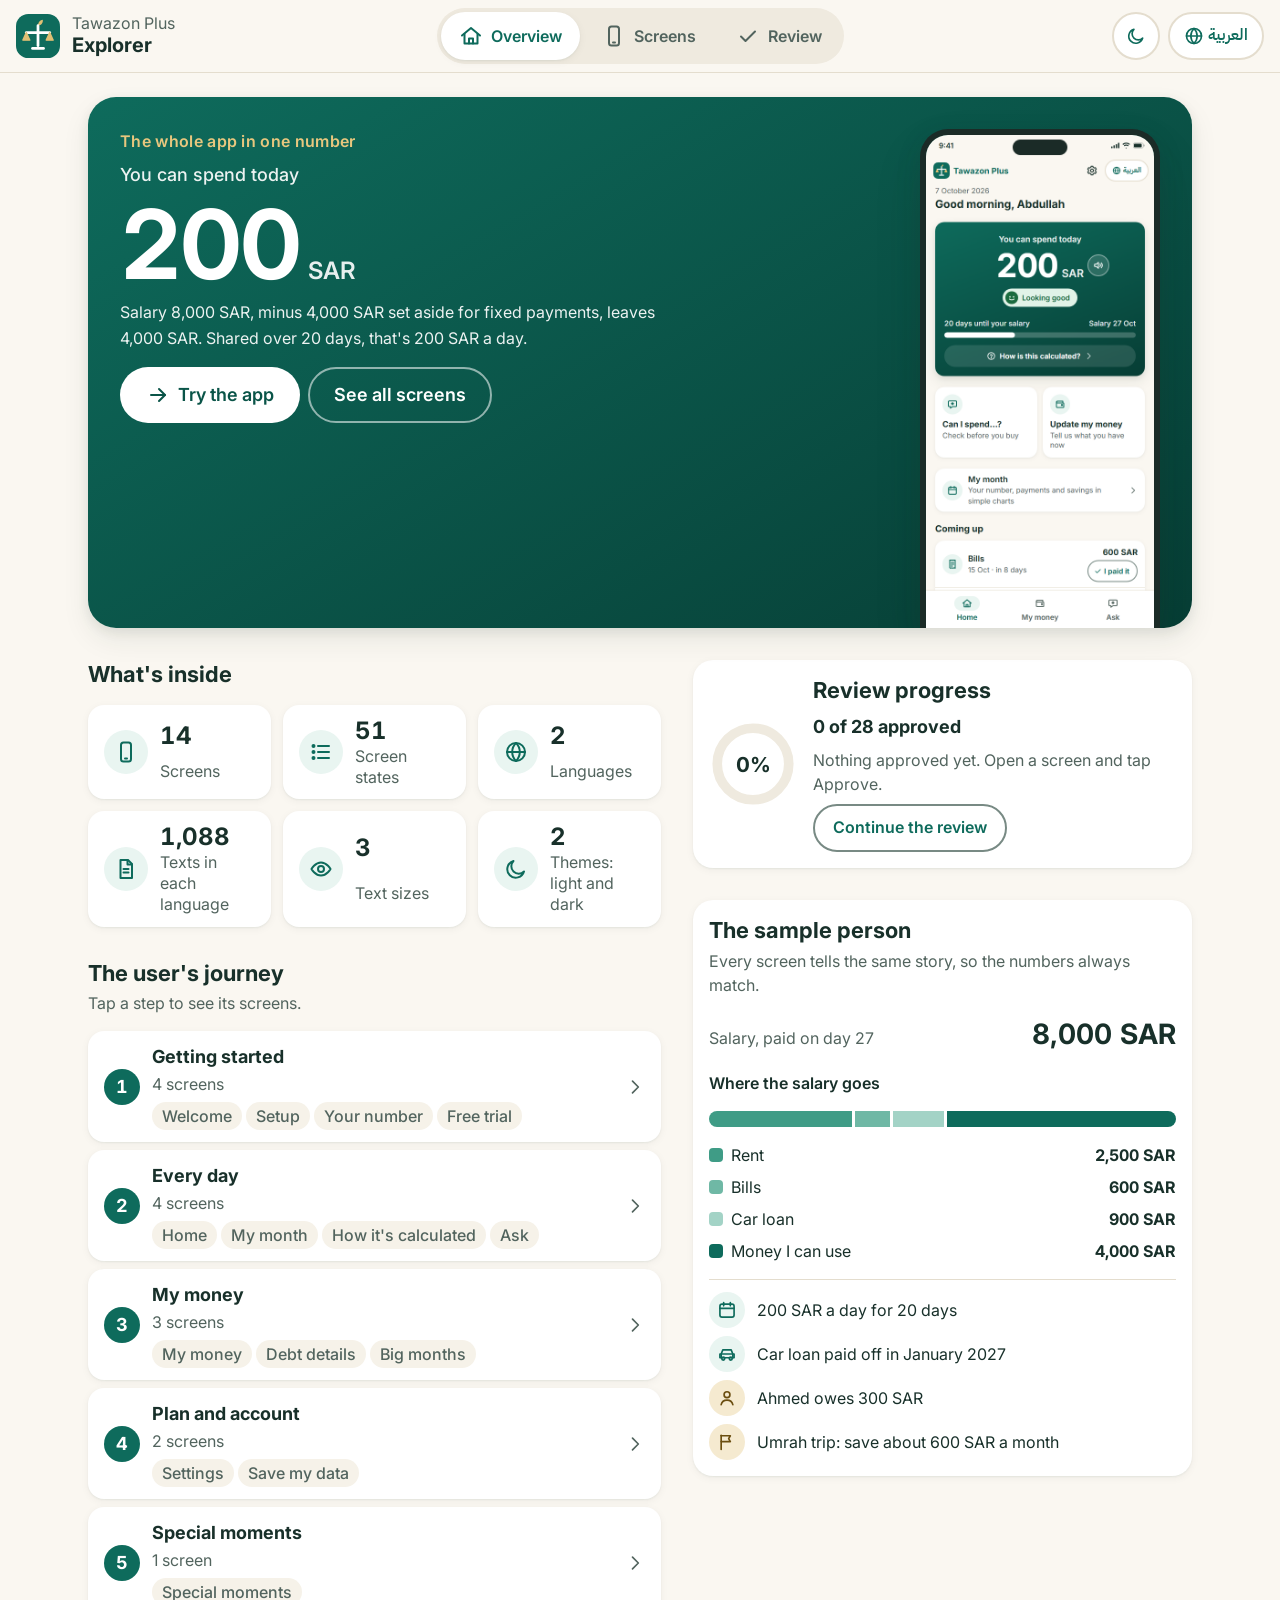
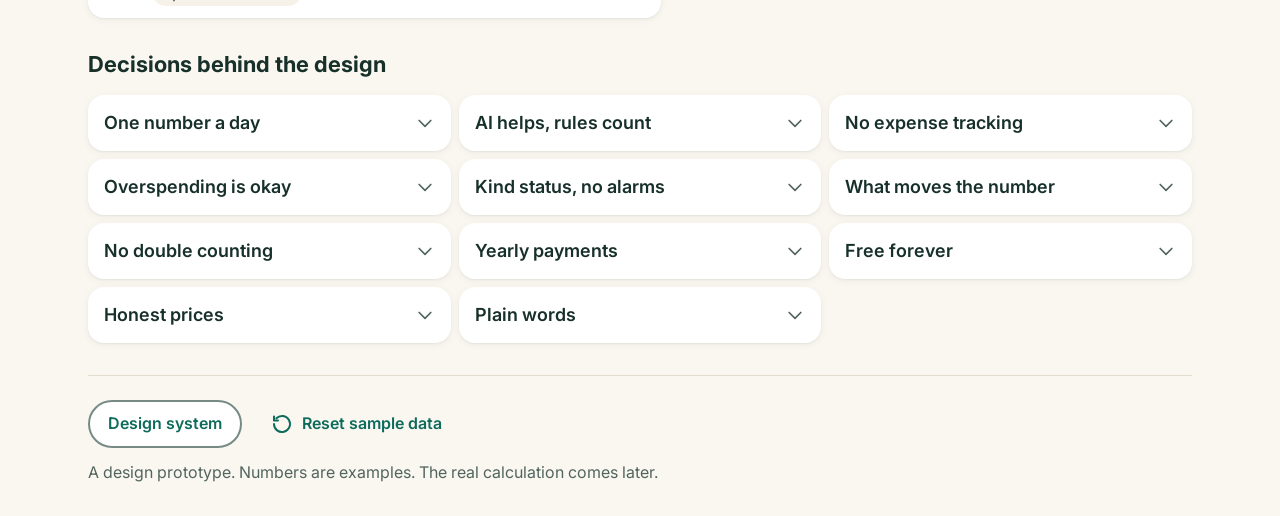
<file: index.html>
<!doctype html>
<html lang="en" dir="ltr">
<head>
  <meta charset="utf-8">
  <meta name="viewport" content="width=device-width, initial-scale=1, viewport-fit=cover">
  <title>Tawazon Plus Explorer</title>
  <link rel="icon" href="assets/favicon.svg" type="image/svg+xml">
  <meta name="theme-color" content="#0E6B5C">
  <meta name="description" content="Tawazon Plus: know how much you can spend today. A bilingual (English and Arabic) design prototype of a simple money app for Saudi Arabia.">
  <meta property="og:title" content="Tawazon Plus · توازن بلس">
  <meta property="og:description" content="One number a day: how much you can spend today. Explore every screen in English and Arabic.">
  <meta property="og:type" content="website">

  <link rel="preconnect" href="https://fonts.googleapis.com">
  <link rel="preconnect" href="https://fonts.gstatic.com" crossorigin>
  <link href="https://fonts.googleapis.com/css2?family=IBM+Plex+Sans+Arabic:wght@400;500;600;700&family=Inter:wght@400;500;600;700&display=swap" rel="stylesheet">

  <link rel="stylesheet" href="assets/css/tokens.css">
  <link rel="stylesheet" href="assets/css/base.css">
  <link rel="stylesheet" href="assets/css/components.css">
  <link rel="stylesheet" href="assets/css/app.css">
  <link rel="stylesheet" href="assets/css/rtl.css">
  <link rel="stylesheet" href="explore/explore.css">
</head>
<body class="ex">
  <div id="app"></div>

  <script src="assets/lang/en.js"></script>
  <script src="assets/lang/ar.js"></script>
  <script src="assets/js/i18n.js"></script>
  <script src="assets/js/icons.js"></script>
  <script src="assets/js/common.js"></script>
  <script src="assets/js/mock-data.js"></script>
  <script src="assets/js/shell.js"></script>
  <script src="explore/screens.js"></script>
  <script src="explore/overview.js"></script>
  <script src="explore/viewer.js"></script>
  <script src="explore/explore.js"></script>
</body>
</html>
</file>
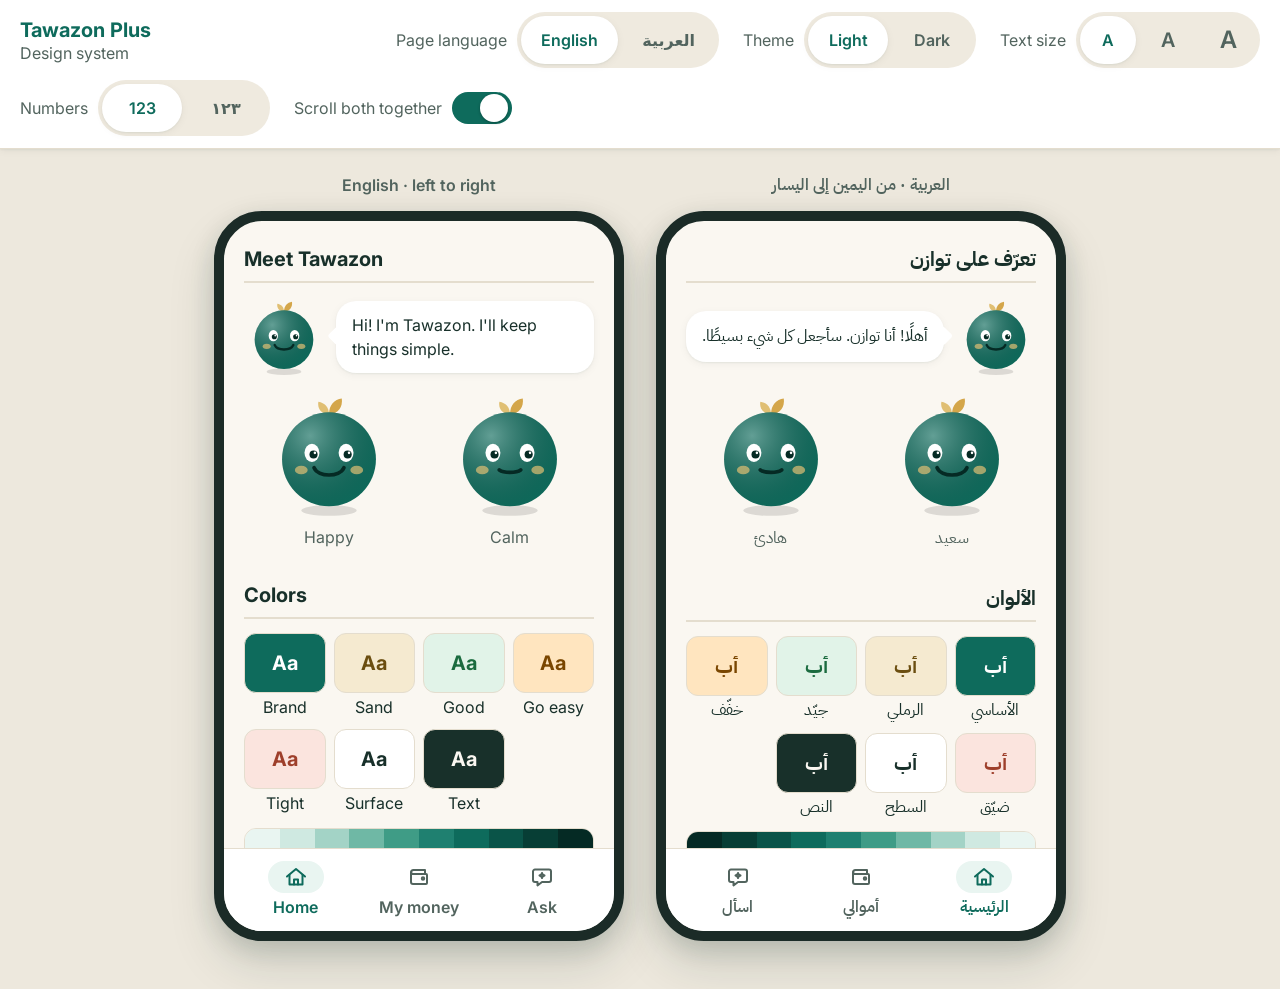
<file: pages/_design-system/index.html>
<!doctype html>
<html lang="en" dir="ltr">
<head>
  <meta charset="utf-8">
  <meta name="viewport" content="width=device-width, initial-scale=1">
  <title>Tawazon Plus – Design System</title>
  <link rel="icon" href="../../assets/favicon.svg" type="image/svg+xml">
  <meta name="theme-color" content="#0E6B5C">

  <link rel="preconnect" href="https://fonts.googleapis.com">
  <link rel="preconnect" href="https://fonts.gstatic.com" crossorigin>
  <link href="https://fonts.googleapis.com/css2?family=IBM+Plex+Sans+Arabic:wght@400;500;600;700&family=Inter:wght@400;500;600;700&display=swap" rel="stylesheet">

  <link rel="stylesheet" href="../../assets/css/tokens.css">
  <link rel="stylesheet" href="../../assets/css/base.css">
  <link rel="stylesheet" href="../../assets/css/components.css">
  <link rel="stylesheet" href="../../assets/css/rtl.css">
  <link rel="stylesheet" href="style.css">
</head>
<body class="ds">

  <!-- Page chrome (follows the PAGE language) -->
  <header class="ds-bar">
    <div class="ds-bar__title">
      <span class="ds-bar__brand" data-i18n="brand.name"></span>
      <span class="ds-bar__sub" data-i18n="ds.title"></span>
    </div>

    <div class="ds-ctl">
      <span class="ds-ctl__label" data-i18n="ds.pageLang"></span>
      <div class="segmented" role="radiogroup" data-i18n-aria="ds.pageLang">
        <button class="segmented__btn" role="radio" aria-checked="true"  data-set-lang="en" type="button" data-i18n="lang.en"></button>
        <button class="segmented__btn" role="radio" aria-checked="false" data-set-lang="ar" type="button" data-i18n="lang.ar"></button>
      </div>
    </div>

    <div class="ds-ctl">
      <span class="ds-ctl__label" data-i18n="ds.theme"></span>
      <div class="segmented" role="radiogroup" data-i18n-aria="ds.theme">
        <button class="segmented__btn" role="radio" aria-checked="true"  data-theme-set="light" type="button" data-i18n="ds.light"></button>
        <button class="segmented__btn" role="radio" aria-checked="false" data-theme-set="dark"  type="button" data-i18n="ds.dark"></button>
      </div>
    </div>

    <div class="ds-ctl">
      <span class="ds-ctl__label" data-i18n="ds.textSize"></span>
      <div class="segmented" role="radiogroup" data-i18n-aria="ds.textSize">
        <button class="segmented__btn ds-size ds-size--1" role="radio" aria-checked="true"  data-size="normal" type="button" data-i18n-aria="ds.sizeNormal">A</button>
        <button class="segmented__btn ds-size ds-size--2" role="radio" aria-checked="false" data-size="large"  type="button" data-i18n-aria="ds.sizeLarge">A</button>
        <button class="segmented__btn ds-size ds-size--3" role="radio" aria-checked="false" data-size="xlarge" type="button" data-i18n-aria="ds.sizeXlarge">A</button>
      </div>
    </div>

    <div class="ds-ctl">
      <span class="ds-ctl__label" data-i18n="ds.digits"></span>
      <div class="segmented" role="radiogroup" data-i18n-aria="ds.digits">
        <button class="segmented__btn" role="radio" aria-checked="true"  data-digits="latn" type="button" data-i18n="ds.digitsLatn"></button>
        <button class="segmented__btn" role="radio" aria-checked="false" data-digits="arab" type="button" data-i18n="ds.digitsArab"></button>
      </div>
    </div>

    <div class="ds-ctl">
      <span class="ds-ctl__label" data-i18n="ds.sync"></span>
      <button class="toggle" id="sync-toggle" role="switch" aria-checked="true" type="button" data-i18n-aria="ds.sync">
        <span class="toggle__track"></span><span class="toggle__thumb"></span>
      </button>
    </div>
  </header>

  <!-- The two phones are always English (LTR) and Arabic (RTL) -->
  <main class="ds-stage">
    <section class="ds-frame" data-lang="en" lang="en" dir="ltr">
      <p class="ds-frame__cap" data-i18n="ds.frameCaption"></p>
      <div class="phone" id="phone-en"></div>
    </section>

    <section class="ds-frame" data-lang="ar" lang="ar" dir="rtl">
      <p class="ds-frame__cap" data-i18n="ds.frameCaption"></p>
      <div class="phone" id="phone-ar"></div>
    </section>
  </main>

  <script src="../../assets/lang/en.js"></script>
  <script src="../../assets/lang/ar.js"></script>
  <script src="../../assets/js/i18n.js"></script>
  <script src="../../assets/js/icons.js"></script>
  <script src="../../assets/js/common.js"></script>
  <script src="../../assets/js/mock-data.js"></script>
  <script src="script.js"></script>
</body>
</html>
</file>
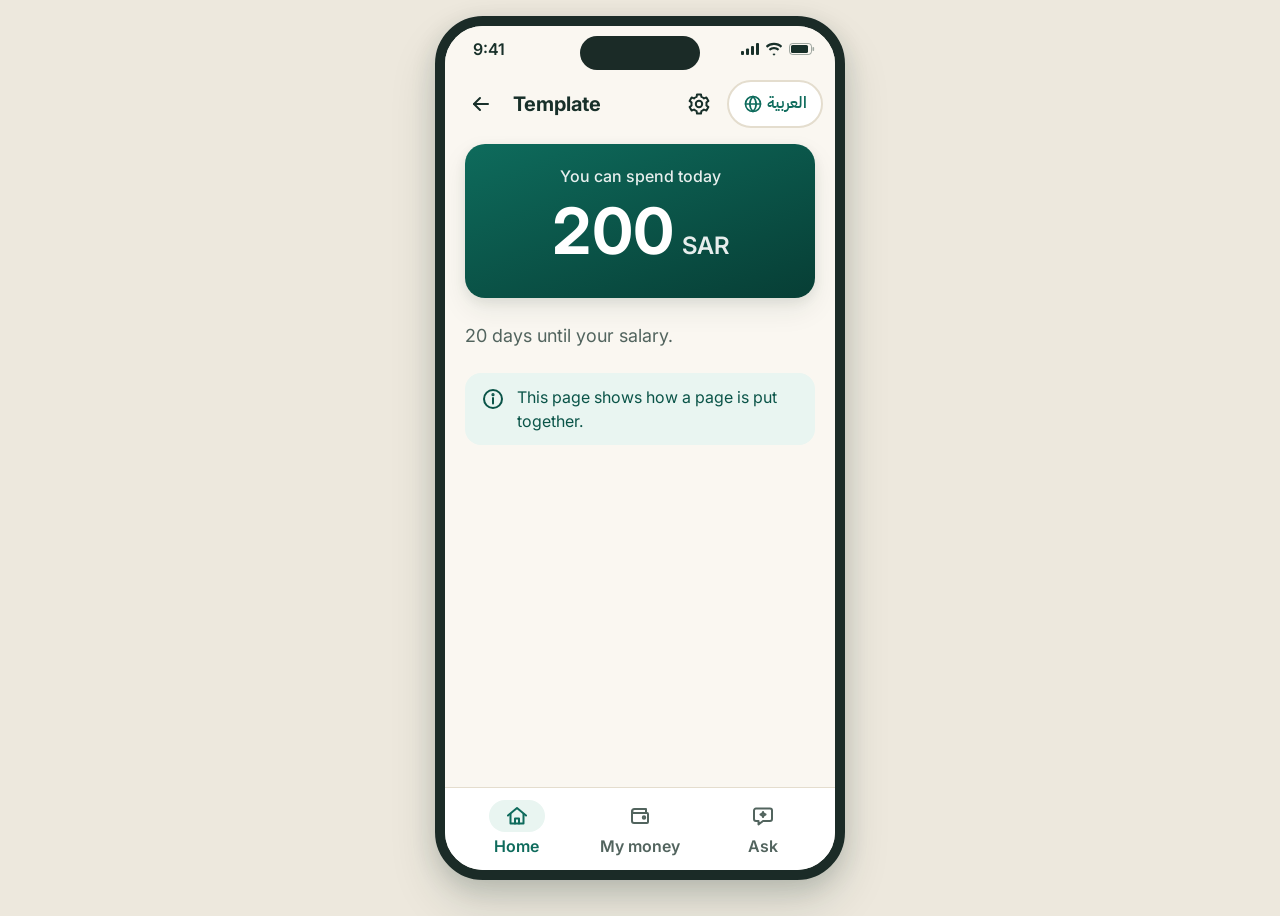
<file: pages/_template/index.html>
<!doctype html>
<html lang="en" dir="ltr">
<head>
  <meta charset="utf-8">
  <meta name="viewport" content="width=device-width, initial-scale=1, viewport-fit=cover">
  <title>Tawazon Plus</title>
  <link rel="icon" href="../../assets/favicon.svg" type="image/svg+xml">
  <meta name="theme-color" content="#0E6B5C">

  <link rel="preconnect" href="https://fonts.googleapis.com">
  <link rel="preconnect" href="https://fonts.gstatic.com" crossorigin>
  <link href="https://fonts.googleapis.com/css2?family=IBM+Plex+Sans+Arabic:wght@400;500;600;700&family=Inter:wght@400;500;600;700&display=swap" rel="stylesheet">

  <link rel="stylesheet" href="../../assets/css/tokens.css">
  <link rel="stylesheet" href="../../assets/css/base.css">
  <link rel="stylesheet" href="../../assets/css/components.css">
  <link rel="stylesheet" href="../../assets/css/app.css">
  <link rel="stylesheet" href="../../assets/css/rtl.css">
  <link rel="stylesheet" href="style.css">
</head>
<body>
  <div class="phone" id="app"></div>

  <script src="../../assets/lang/en.js"></script>
  <script src="../../assets/lang/ar.js"></script>
  <script src="../../assets/js/i18n.js"></script>
  <script src="../../assets/js/icons.js"></script>
  <script src="../../assets/js/common.js"></script>
  <script src="../../assets/js/mock-data.js"></script>
  <script src="../../assets/js/shell.js"></script>
  <script src="../../assets/js/keypad.js"></script>
  <script src="script.js"></script>
</body>
</html>
</file>
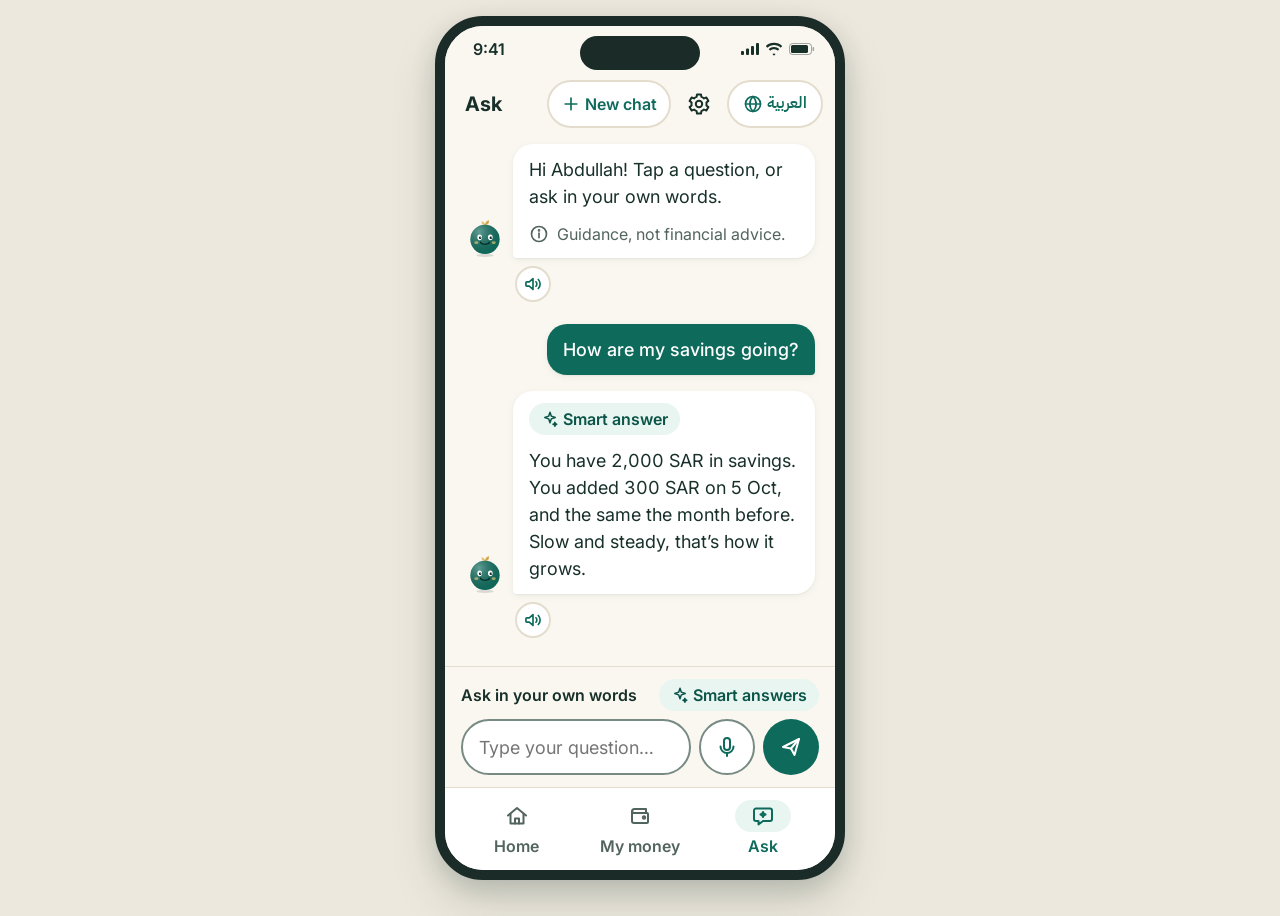
<file: pages/ask/index.html>
<!doctype html>
<html lang="en" dir="ltr">
<head>
  <meta charset="utf-8">
  <meta name="viewport" content="width=device-width, initial-scale=1, viewport-fit=cover">
  <title>Tawazon Plus</title>
  <link rel="icon" href="../../assets/favicon.svg" type="image/svg+xml">
  <meta name="theme-color" content="#0E6B5C">

  <link rel="preconnect" href="https://fonts.googleapis.com">
  <link rel="preconnect" href="https://fonts.gstatic.com" crossorigin>
  <link href="https://fonts.googleapis.com/css2?family=IBM+Plex+Sans+Arabic:wght@400;500;600;700&family=Inter:wght@400;500;600;700&display=swap" rel="stylesheet">

  <link rel="stylesheet" href="../../assets/css/tokens.css">
  <link rel="stylesheet" href="../../assets/css/base.css">
  <link rel="stylesheet" href="../../assets/css/components.css">
  <link rel="stylesheet" href="../../assets/css/app.css">
  <link rel="stylesheet" href="../../assets/css/rtl.css">
  <link rel="stylesheet" href="../../assets/css/speak.css">
  <link rel="stylesheet" href="../../assets/css/overspend.css">
  <link rel="stylesheet" href="style.css">
</head>
<body>
  <div class="phone" id="app"></div>

  <script src="../../assets/lang/en.js"></script>
  <script src="../../assets/lang/ar.js"></script>
  <script src="../../assets/js/i18n.js"></script>
  <script src="../../assets/js/icons.js"></script>
  <script src="../../assets/js/common.js"></script>
  <script src="../../assets/js/mock-data.js"></script>
  <script src="../../assets/js/shell.js"></script>
  <script src="../../assets/js/keypad.js"></script>
  <script src="../../assets/js/speak.js"></script>
  <script src="../../assets/js/overspend.js"></script>
  <script src="answers.js"></script>
  <script src="script.js"></script>
</body>
</html>
</file>
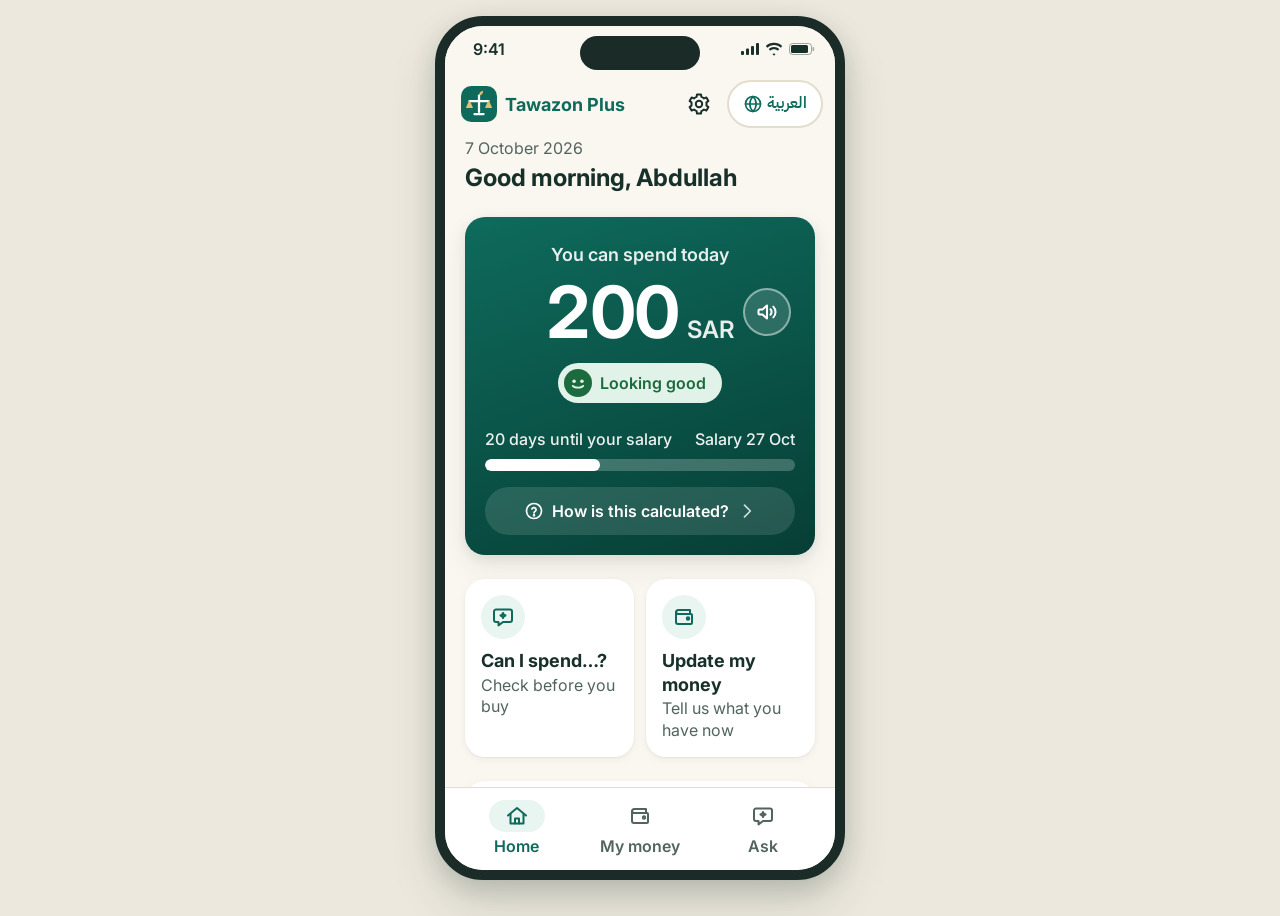
<file: pages/home/index.html>
<!doctype html>
<html lang="en" dir="ltr">
<head>
  <meta charset="utf-8">
  <meta name="viewport" content="width=device-width, initial-scale=1, viewport-fit=cover">
  <title>Tawazon Plus</title>
  <link rel="icon" href="../../assets/favicon.svg" type="image/svg+xml">
  <meta name="theme-color" content="#0E6B5C">

  <link rel="preconnect" href="https://fonts.googleapis.com">
  <link rel="preconnect" href="https://fonts.gstatic.com" crossorigin>
  <link href="https://fonts.googleapis.com/css2?family=IBM+Plex+Sans+Arabic:wght@400;500;600;700&family=Inter:wght@400;500;600;700&display=swap" rel="stylesheet">

  <link rel="stylesheet" href="../../assets/css/tokens.css">
  <link rel="stylesheet" href="../../assets/css/base.css">
  <link rel="stylesheet" href="../../assets/css/components.css">
  <link rel="stylesheet" href="../../assets/css/app.css">
  <link rel="stylesheet" href="../../assets/css/rtl.css">
  <link rel="stylesheet" href="../../assets/css/speak.css">
  <link rel="stylesheet" href="../../assets/css/overspend.css">
  <link rel="stylesheet" href="style.css">
</head>
<body>
  <div class="phone" id="app"></div>

  <script src="../../assets/lang/en.js"></script>
  <script src="../../assets/lang/ar.js"></script>
  <script src="../../assets/js/i18n.js"></script>
  <script src="../../assets/js/icons.js"></script>
  <script src="../../assets/js/common.js"></script>
  <script src="../../assets/js/mock-data.js"></script>
  <script src="../../assets/js/shell.js"></script>
  <script src="../../assets/js/keypad.js"></script>
  <script src="../../assets/js/speak.js"></script>
  <script src="../../assets/js/overspend.js"></script>
  <script src="sections.js"></script>
  <script src="script.js"></script>
</body>
</html>
</file>
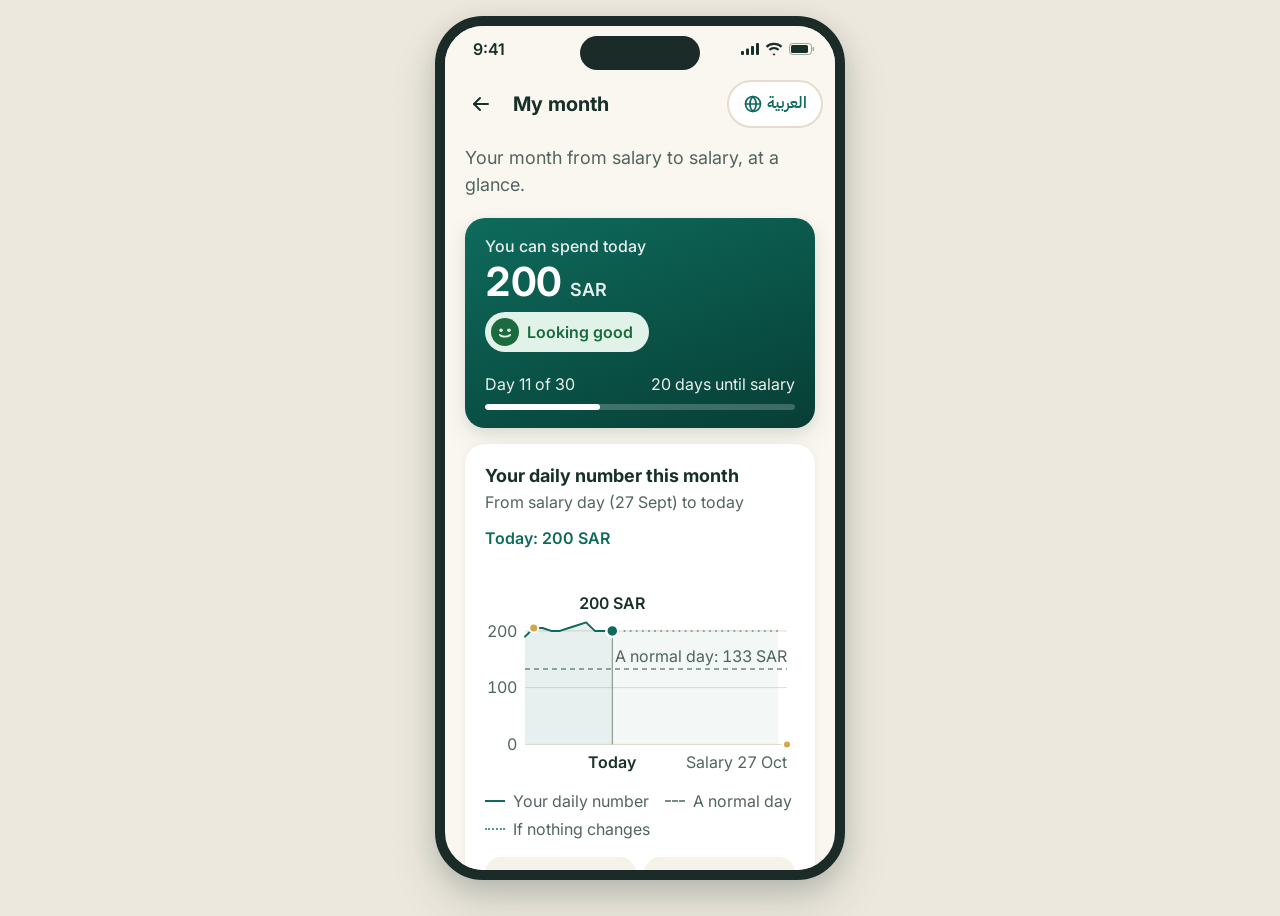
<file: pages/month/index.html>
<!doctype html>
<html lang="en" dir="ltr">
<head>
  <meta charset="utf-8">
  <meta name="viewport" content="width=device-width, initial-scale=1, viewport-fit=cover">
  <title>Tawazon Plus</title>
  <link rel="icon" href="../../assets/favicon.svg" type="image/svg+xml">
  <meta name="theme-color" content="#0E6B5C">

  <link rel="preconnect" href="https://fonts.googleapis.com">
  <link rel="preconnect" href="https://fonts.gstatic.com" crossorigin>
  <link href="https://fonts.googleapis.com/css2?family=IBM+Plex+Sans+Arabic:wght@400;500;600;700&family=Inter:wght@400;500;600;700&display=swap" rel="stylesheet">

  <link rel="stylesheet" href="../../assets/css/tokens.css">
  <link rel="stylesheet" href="../../assets/css/base.css">
  <link rel="stylesheet" href="../../assets/css/components.css">
  <link rel="stylesheet" href="../../assets/css/app.css">
  <link rel="stylesheet" href="../../assets/css/rtl.css">
  <link rel="stylesheet" href="style.css">
</head>
<body>
  <div class="phone" id="app"></div>

  <script src="../../assets/lang/en.js"></script>
  <script src="../../assets/lang/ar.js"></script>
  <script src="../../assets/js/i18n.js"></script>
  <script src="../../assets/js/icons.js"></script>
  <script src="../../assets/js/common.js"></script>
  <script src="../../assets/js/mock-data.js"></script>
  <script src="../../assets/js/shell.js"></script>
  <script src="charts.js"></script>
  <script src="calendar.js"></script>
  <script src="script.js"></script>
</body>
</html>
</file>
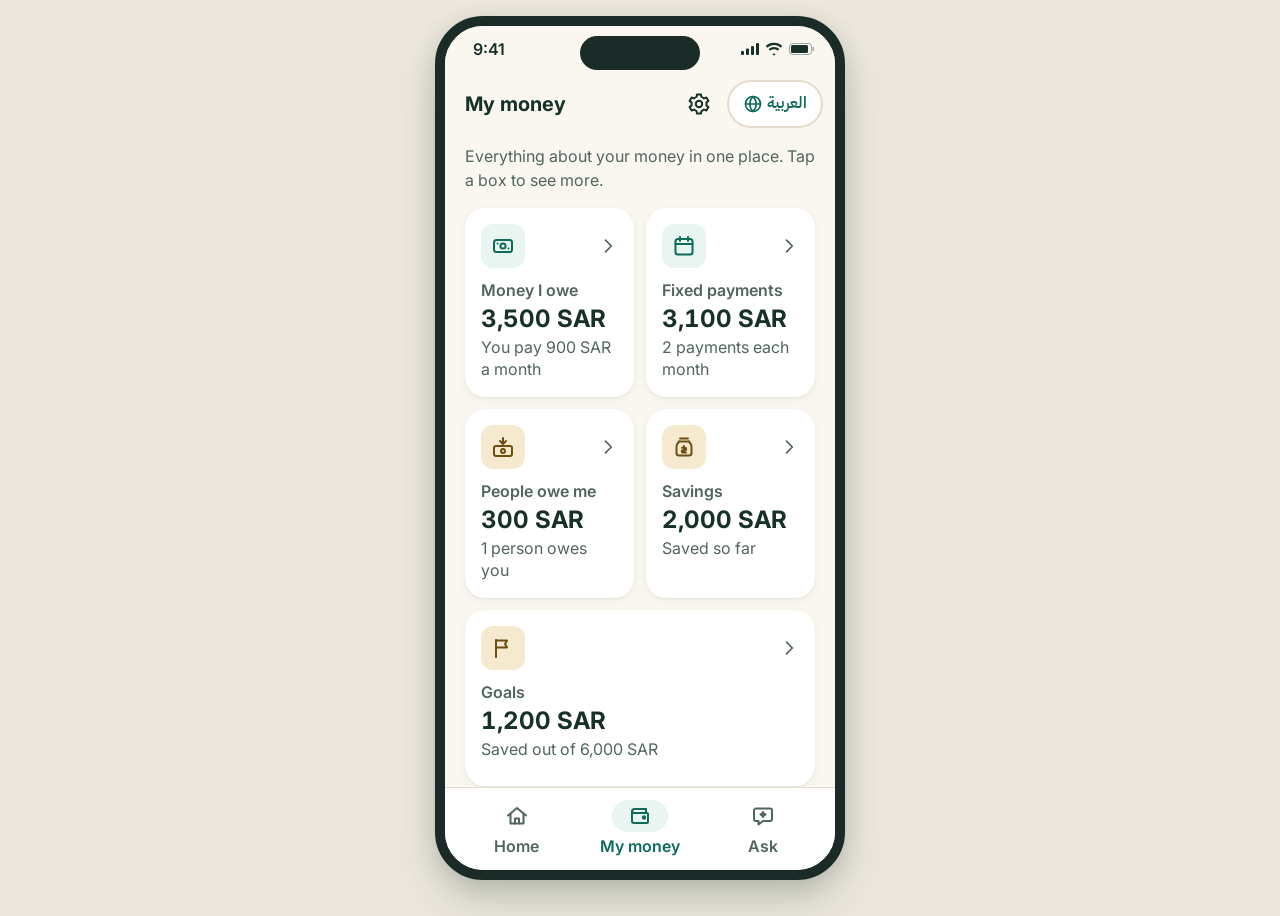
<file: pages/my-money/index.html>
<!doctype html>
<html lang="en" dir="ltr">
<head>
  <meta charset="utf-8">
  <meta name="viewport" content="width=device-width, initial-scale=1, viewport-fit=cover">
  <title>Tawazon Plus</title>
  <link rel="icon" href="../../assets/favicon.svg" type="image/svg+xml">
  <meta name="theme-color" content="#0E6B5C">

  <link rel="preconnect" href="https://fonts.googleapis.com">
  <link rel="preconnect" href="https://fonts.gstatic.com" crossorigin>
  <link href="https://fonts.googleapis.com/css2?family=IBM+Plex+Sans+Arabic:wght@400;500;600;700&family=Inter:wght@400;500;600;700&display=swap" rel="stylesheet">

  <link rel="stylesheet" href="../../assets/css/tokens.css">
  <link rel="stylesheet" href="../../assets/css/base.css">
  <link rel="stylesheet" href="../../assets/css/components.css">
  <link rel="stylesheet" href="../../assets/css/app.css">
  <link rel="stylesheet" href="../../assets/css/rtl.css">
  <link rel="stylesheet" href="style.css">
</head>
<body>
  <div class="phone" id="app"></div>

  <script src="../../assets/lang/en.js"></script>
  <script src="../../assets/lang/ar.js"></script>
  <script src="../../assets/js/i18n.js"></script>
  <script src="../../assets/js/icons.js"></script>
  <script src="../../assets/js/common.js"></script>
  <script src="../../assets/js/mock-data.js"></script>
  <script src="../../assets/js/shell.js"></script>
  <script src="../../assets/js/keypad.js"></script>
  <script src="core.js"></script>
  <script src="form.js"></script>
  <script src="debt-form.js"></script>
  <script src="sec-owe.js"></script>
  <script src="sec-fixed.js"></script>
  <script src="sec-owed.js"></script>
  <script src="remind.js"></script>
  <script src="sec-savings.js"></script>
  <script src="sec-goals.js"></script>
  <script src="script.js"></script>
</body>
</html>
</file>
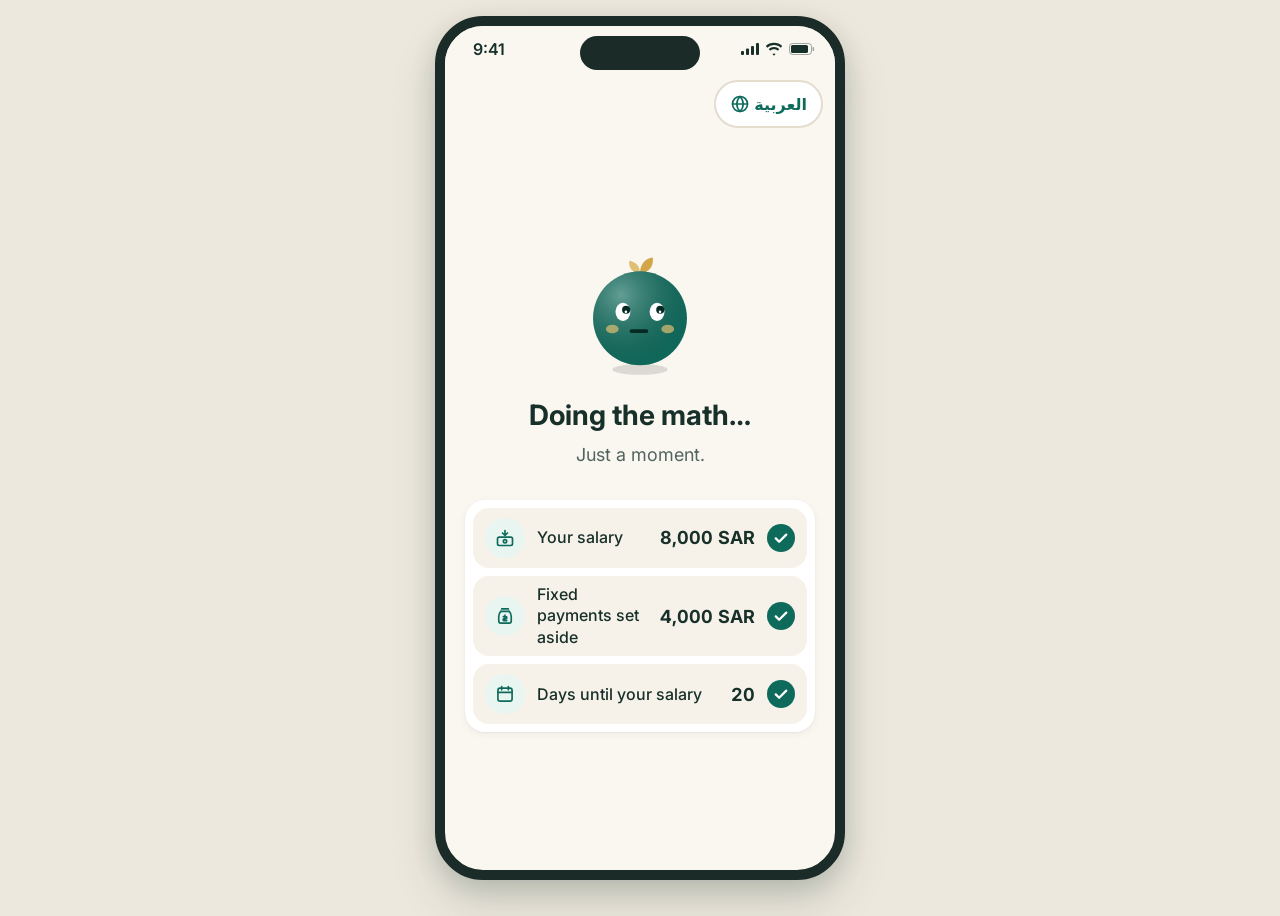
<file: pages/reveal/index.html>
<!doctype html>
<html lang="en" dir="ltr">
<head>
  <meta charset="utf-8">
  <meta name="viewport" content="width=device-width, initial-scale=1, viewport-fit=cover">
  <title>Tawazon Plus</title>
  <link rel="icon" href="../../assets/favicon.svg" type="image/svg+xml">
  <meta name="theme-color" content="#0E6B5C">

  <link rel="preconnect" href="https://fonts.googleapis.com">
  <link rel="preconnect" href="https://fonts.gstatic.com" crossorigin>
  <link href="https://fonts.googleapis.com/css2?family=IBM+Plex+Sans+Arabic:wght@400;500;600;700&family=Inter:wght@400;500;600;700&display=swap" rel="stylesheet">

  <link rel="stylesheet" href="../../assets/css/tokens.css">
  <link rel="stylesheet" href="../../assets/css/base.css">
  <link rel="stylesheet" href="../../assets/css/components.css">
  <link rel="stylesheet" href="../../assets/css/app.css">
  <link rel="stylesheet" href="../../assets/css/rtl.css">
  <link rel="stylesheet" href="../../assets/css/speak.css">
  <link rel="stylesheet" href="style.css">
</head>
<body>
  <div class="phone" id="app"></div>

  <script src="../../assets/lang/en.js"></script>
  <script src="../../assets/lang/ar.js"></script>
  <script src="../../assets/js/i18n.js"></script>
  <script src="../../assets/js/icons.js"></script>
  <script src="../../assets/js/common.js"></script>
  <script src="../../assets/js/mock-data.js"></script>
  <script src="../../assets/js/shell.js"></script>
  <script src="../../assets/js/keypad.js"></script>
  <script src="../../assets/js/speak.js"></script>
  <script src="script.js"></script>
</body>
</html>
</file>
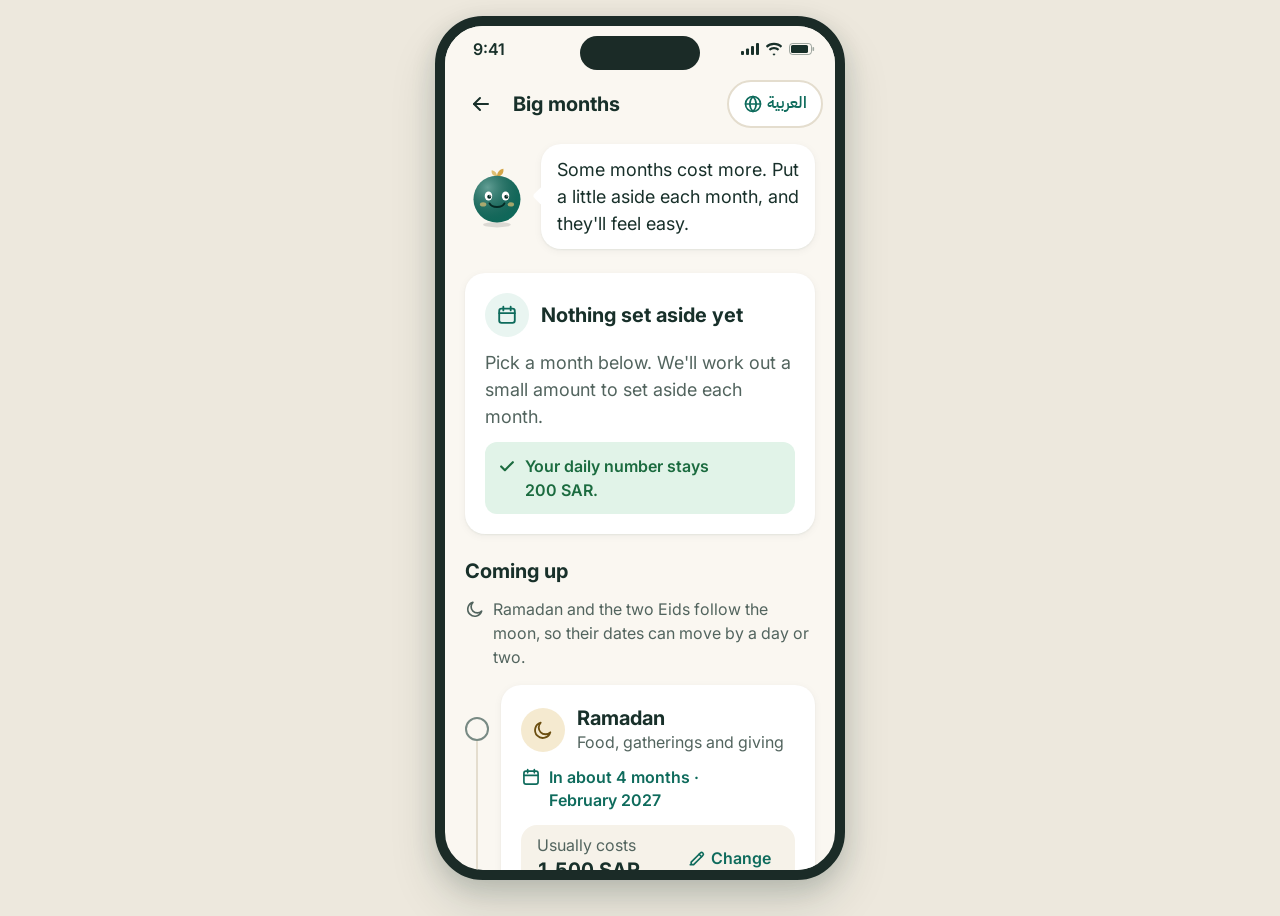
<file: pages/seasons/index.html>
<!doctype html>
<html lang="en" dir="ltr">
<head>
  <meta charset="utf-8">
  <meta name="viewport" content="width=device-width, initial-scale=1, viewport-fit=cover">
  <title>Tawazon Plus</title>
  <link rel="icon" href="../../assets/favicon.svg" type="image/svg+xml">
  <meta name="theme-color" content="#0E6B5C">

  <link rel="preconnect" href="https://fonts.googleapis.com">
  <link rel="preconnect" href="https://fonts.gstatic.com" crossorigin>
  <link href="https://fonts.googleapis.com/css2?family=IBM+Plex+Sans+Arabic:wght@400;500;600;700&family=Inter:wght@400;500;600;700&display=swap" rel="stylesheet">

  <link rel="stylesheet" href="../../assets/css/tokens.css">
  <link rel="stylesheet" href="../../assets/css/base.css">
  <link rel="stylesheet" href="../../assets/css/components.css">
  <link rel="stylesheet" href="../../assets/css/app.css">
  <link rel="stylesheet" href="../../assets/css/rtl.css">
  <link rel="stylesheet" href="style.css">
</head>
<body>
  <div class="phone" id="app"></div>

  <script src="../../assets/lang/en.js"></script>
  <script src="../../assets/lang/ar.js"></script>
  <script src="../../assets/js/i18n.js"></script>
  <script src="../../assets/js/icons.js"></script>
  <script src="../../assets/js/common.js"></script>
  <script src="../../assets/js/mock-data.js"></script>
  <script src="../../assets/js/shell.js"></script>
  <script src="../../assets/js/keypad.js"></script>
  <script src="parts.js"></script>
  <script src="script.js"></script>
</body>
</html>
</file>
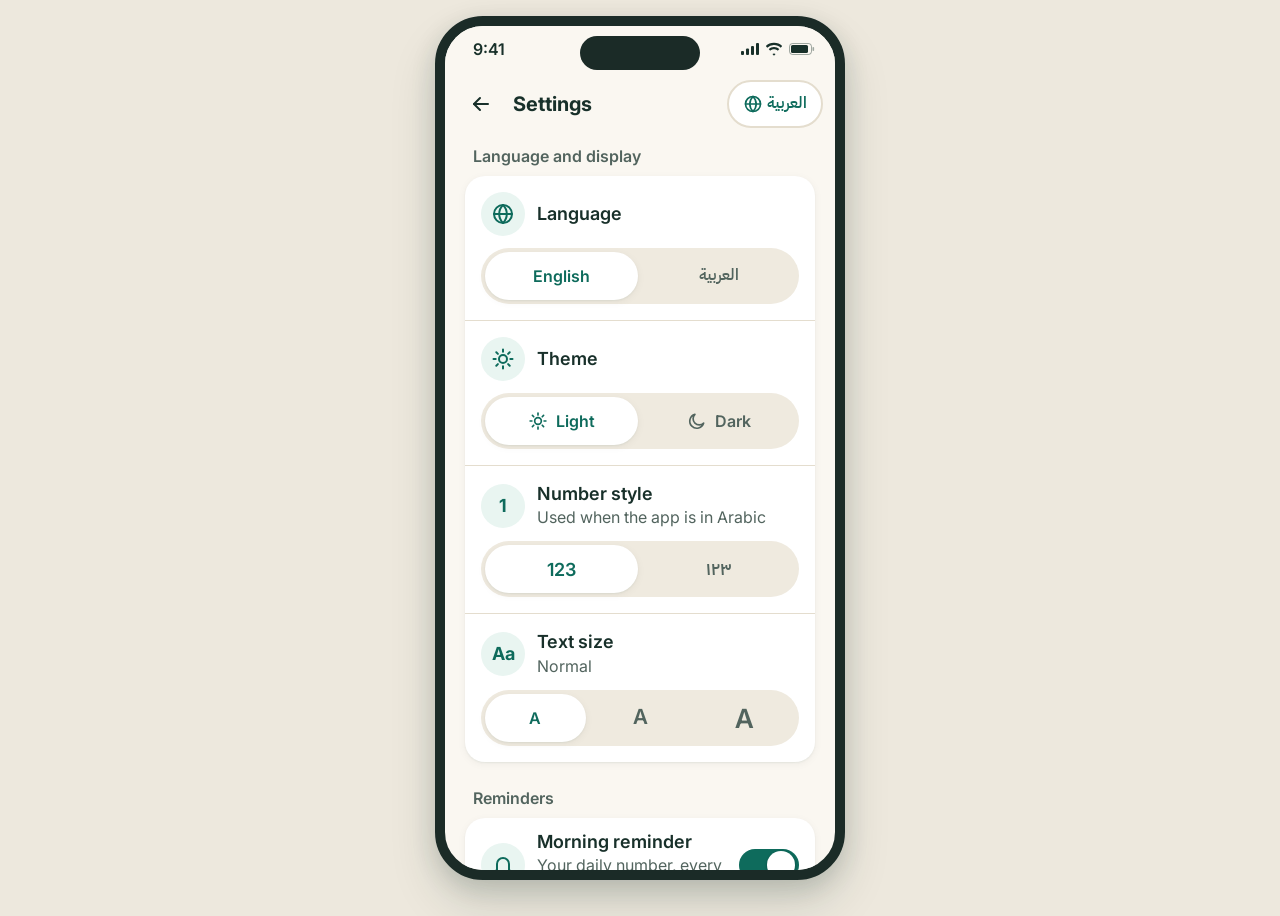
<file: pages/settings/index.html>
<!doctype html>
<html lang="en" dir="ltr">
<head>
  <meta charset="utf-8">
  <meta name="viewport" content="width=device-width, initial-scale=1, viewport-fit=cover">
  <title>Tawazon Plus</title>
  <link rel="icon" href="../../assets/favicon.svg" type="image/svg+xml">
  <meta name="theme-color" content="#0E6B5C">

  <link rel="preconnect" href="https://fonts.googleapis.com">
  <link rel="preconnect" href="https://fonts.gstatic.com" crossorigin>
  <link href="https://fonts.googleapis.com/css2?family=IBM+Plex+Sans+Arabic:wght@400;500;600;700&family=Inter:wght@400;500;600;700&display=swap" rel="stylesheet">

  <link rel="stylesheet" href="../../assets/css/tokens.css">
  <link rel="stylesheet" href="../../assets/css/base.css">
  <link rel="stylesheet" href="../../assets/css/components.css">
  <link rel="stylesheet" href="../../assets/css/app.css">
  <link rel="stylesheet" href="../../assets/css/rtl.css">
  <link rel="stylesheet" href="style.css">
</head>
<body>
  <div class="phone" id="app"></div>

  <script src="../../assets/lang/en.js"></script>
  <script src="../../assets/lang/ar.js"></script>
  <script src="../../assets/js/i18n.js"></script>
  <script src="../../assets/js/icons.js"></script>
  <script src="../../assets/js/common.js"></script>
  <script src="../../assets/js/mock-data.js"></script>
  <script src="../../assets/js/shell.js"></script>
  <script src="../../assets/js/keypad.js"></script>
  <script src="sections.js"></script>
  <script src="script.js"></script>
</body>
</html>
</file>
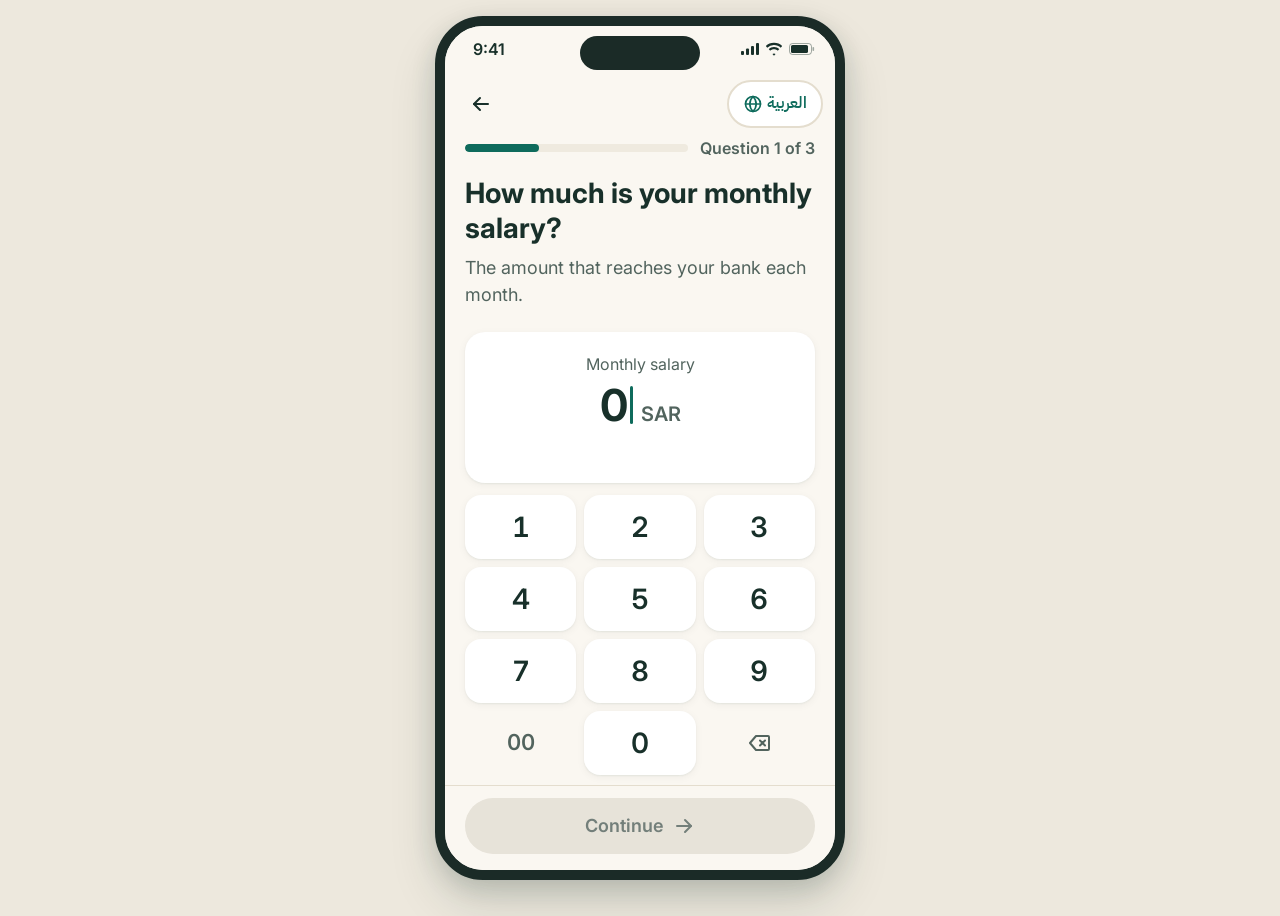
<file: pages/setup/index.html>
<!doctype html>
<html lang="en" dir="ltr">
<head>
  <meta charset="utf-8">
  <meta name="viewport" content="width=device-width, initial-scale=1, viewport-fit=cover">
  <title>Tawazon Plus</title>
  <link rel="icon" href="../../assets/favicon.svg" type="image/svg+xml">
  <meta name="theme-color" content="#0E6B5C">

  <link rel="preconnect" href="https://fonts.googleapis.com">
  <link rel="preconnect" href="https://fonts.gstatic.com" crossorigin>
  <link href="https://fonts.googleapis.com/css2?family=IBM+Plex+Sans+Arabic:wght@400;500;600;700&family=Inter:wght@400;500;600;700&display=swap" rel="stylesheet">

  <link rel="stylesheet" href="../../assets/css/tokens.css">
  <link rel="stylesheet" href="../../assets/css/base.css">
  <link rel="stylesheet" href="../../assets/css/components.css">
  <link rel="stylesheet" href="../../assets/css/app.css">
  <link rel="stylesheet" href="../../assets/css/rtl.css">
  <link rel="stylesheet" href="style.css">
</head>
<body>
  <div class="phone" id="app"></div>

  <script src="../../assets/lang/en.js"></script>
  <script src="../../assets/lang/ar.js"></script>
  <script src="../../assets/js/i18n.js"></script>
  <script src="../../assets/js/icons.js"></script>
  <script src="../../assets/js/common.js"></script>
  <script src="../../assets/js/mock-data.js"></script>
  <script src="../../assets/js/shell.js"></script>
  <script src="../../assets/js/keypad.js"></script>
  <script src="state.js"></script>
  <script src="steps.js"></script>
  <script src="payments.js"></script>
  <script src="script.js"></script>
</body>
</html>
</file>
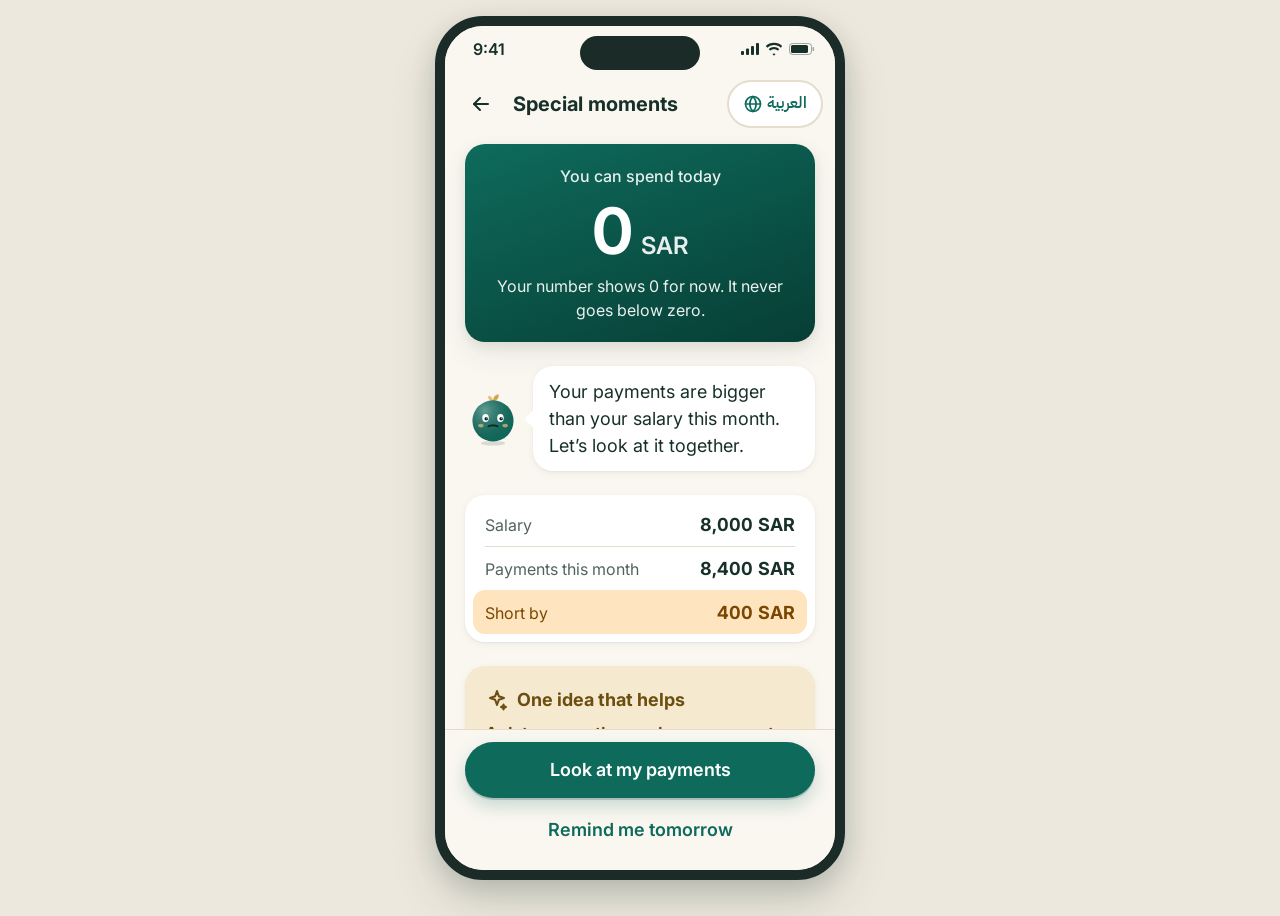
<file: pages/states/index.html>
<!doctype html>
<html lang="en" dir="ltr">
<head>
  <meta charset="utf-8">
  <meta name="viewport" content="width=device-width, initial-scale=1, viewport-fit=cover">
  <title>Tawazon Plus</title>
  <link rel="icon" href="../../assets/favicon.svg" type="image/svg+xml">
  <meta name="theme-color" content="#0E6B5C">

  <link rel="preconnect" href="https://fonts.googleapis.com">
  <link rel="preconnect" href="https://fonts.gstatic.com" crossorigin>
  <link href="https://fonts.googleapis.com/css2?family=IBM+Plex+Sans+Arabic:wght@400;500;600;700&family=Inter:wght@400;500;600;700&display=swap" rel="stylesheet">

  <link rel="stylesheet" href="../../assets/css/tokens.css">
  <link rel="stylesheet" href="../../assets/css/base.css">
  <link rel="stylesheet" href="../../assets/css/components.css">
  <link rel="stylesheet" href="../../assets/css/app.css">
  <link rel="stylesheet" href="../../assets/css/rtl.css">
  <link rel="stylesheet" href="style.css">
  <link rel="stylesheet" href="widget.css">
</head>
<body>
  <div class="phone" id="app"></div>

  <script src="../../assets/lang/en.js"></script>
  <script src="../../assets/lang/ar.js"></script>
  <script src="../../assets/js/i18n.js"></script>
  <script src="../../assets/js/icons.js"></script>
  <script src="../../assets/js/common.js"></script>
  <script src="../../assets/js/mock-data.js"></script>
  <script src="../../assets/js/shell.js"></script>
  <script src="../../assets/js/keypad.js"></script>
  <script src="kit.js"></script>
  <script src="money.js"></script>
  <script src="system.js"></script>
  <script src="tour.js"></script>
  <script src="widget.js"></script>
  <script src="script.js"></script>
</body>
</html>
</file>
<file: assets/css/tokens.css>
/* ==========================================================================
   Tawazon Plus — design tokens
   Calm, warm, trustworthy. Deep teal-green brand + warm sand accent.
   Light is the default; dark is switched with <html data-theme="dark">.
   ========================================================================== */

:root {
  /* ---- Raw palette ---------------------------------------------------- */
  --brand-50:  #E9F5F1;
  --brand-100: #CFE9E1;
  --brand-200: #A3D3C6;
  --brand-300: #6FB8A5;
  --brand-400: #3F9C86;
  --brand-500: #1F8070;
  --brand-600: #0E6B5C;
  --brand-700: #0A5448;
  --brand-800: #073E35;
  --brand-900: #052A24;

  --sand-50:  #FBF6EA;
  --sand-100: #F5EAD0;
  --sand-200: #EBD6A4;
  --sand-300: #E0BF73;
  --sand-400: #D4A64A;
  --sand-500: #B98A2E;
  --sand-700: #6B4E10;

  /* ---- Semantic colors (light) ---------------------------------------- */
  --bg-page:      #EDE8DD;   /* outside the phone (desktop backdrop) */
  --bg:           #FAF7F1;   /* app background */
  --bg-sunken:    #EFEADF;
  --surface:      #FFFFFF;
  --surface-2:    #F6F2E9;
  --border:       #E4DDCE;
  --border-strong:#788A84;   /* 3.4:1 on the app background (WCAG non-text) */

  --text:         #18302A;
  --text-muted:   #52645E;
  --text-inverse: #FFFFFF;

  --primary:         var(--brand-600);
  --primary-hover:   var(--brand-700);
  --primary-pressed: var(--brand-800);
  --on-primary:      #FFFFFF;
  --primary-text:    var(--brand-600);   /* brand-colored text on surfaces */
  --primary-soft:    var(--brand-50);
  --on-primary-soft: var(--brand-700);

  --accent:          var(--sand-400);   /* sand fills: goal bars, sparkles (never text on light) */
  --accent-soft:     var(--sand-100);
  --on-accent-soft:  var(--sand-700);
  --accent-text:     #86600F;            /* sand text / icons on neutral surfaces (5.1:1 on surface-2) */

  --hero-from: var(--brand-600);
  --hero-to:   var(--brand-800);
  --on-hero:   #FFFFFF;

  /* Status: calm colors, never relying on color alone (always face + word) */
  --good-bg:    #E1F3E8;
  --good-fg:    #1B6B3F;
  --careful-bg: #FFE5BF;   /* clear amber, kept apart from the sand accent */
  --careful-fg: #7A4600;
  --tight-bg:   #FBE4DE;
  --tight-fg:   #9E3F2B;

  --disabled-bg: #E7E3D9;
  --disabled-fg: #737F7A;

  --toggle-off:  #7F918B;
  --toggle-thumb:#FFFFFF;
  --focus:       #0A5FD0;

  --inverse-bg:     #18302A;   /* toast */
  --inverse-text:   #F2F7F5;
  --inverse-accent: #E8C77E;

  --scrim: rgba(10, 24, 20, 0.5);

  /* Split of the salary (how-calculated, explore): payments are lighter teals,
     the money you can use is full --primary, so it is the strongest part. */
  --split-1: var(--brand-400);
  --split-2: var(--brand-300);
  --split-3: var(--brand-200);

  /* ---- Typography ------------------------------------------------------ */
  --font-en: "Inter", system-ui, -apple-system, "Segoe UI", Roboto, "Helvetica Neue", Arial, "Noto Sans Arabic", sans-serif;
  --font-ar: "IBM Plex Sans Arabic", "Segoe UI", Tahoma, "Noto Sans Arabic", system-ui, sans-serif;

  /* rem-based so the user's text-size setting scales everything */
  --fs-hero:  4rem;       /* 64px  — the daily number */
  --fs-title: 1.75rem;    /* 28px */
  --fs-body:  1.125rem;   /* 18px */
  --fs-small: 1rem;       /* 16px — nothing is smaller than this */

  --fw-regular: 400;
  --fw-medium:  500;
  --fw-semibold:600;
  --fw-bold:    700;

  /* ---- Spacing (4 / 8 / 12 / 16 / 24 / 32) ------------------------------ */
  --sp-1: 0.25rem;
  --sp-2: 0.5rem;
  --sp-3: 0.75rem;
  --sp-4: 1rem;
  --sp-6: 1.5rem;
  --sp-8: 2rem;

  /* ---- Shape ----------------------------------------------------------- */
  --r-sm:   12px;
  --r-md:   16px;
  --r-card: 20px;
  --r-sheet:28px;
  --r-pill: 999px;

  /* ---- Elevation (soft) ------------------------------------------------ */
  --shadow-sm: 0 1px 2px rgba(24, 48, 42, 0.06), 0 2px 8px rgba(24, 48, 42, 0.05);
  --shadow-md: 0 4px 12px rgba(24, 48, 42, 0.08), 0 12px 28px rgba(24, 48, 42, 0.08);
  --shadow-lg: 0 8px 24px rgba(24, 48, 42, 0.16), 0 24px 48px rgba(24, 48, 42, 0.14);
  --shadow-btn: 0 2px 0 rgba(5, 42, 36, 0.18), 0 8px 18px rgba(14, 107, 92, 0.22);

  /* ---- Motion ---------------------------------------------------------- */
  --ease: cubic-bezier(0.22, 0.8, 0.28, 1);
  --dur-fast: 120ms;
  --dur: 220ms;
  --dur-slow: 420ms;

  /* Direction multiplier — mirrors slide animations in RTL (see rtl.css) */
  --flip: 1;

  /* Phone frame */
  --phone-w: 390px;
  --phone-h: 844px;
  --phone-bezel: #1B2B27;
}

/* ==========================================================================
   Dark theme
   ========================================================================== */
[data-theme="dark"] {
  --bg-page:      #070F0D;
  --bg:           #0D1916;
  --bg-sunken:    #12221D;
  --surface:      #15241F;
  --surface-2:    #1B2D27;
  --border:       #2A403A;
  --border-strong:#6A857C;

  --text:         #EAF3F0;
  --text-muted:   #A5BBB4;
  --text-inverse: #04201A;

  --primary:         #4CC2A6;
  --primary-hover:   #62CDB4;
  --primary-pressed: #3AA68C;
  --on-primary:      #04201A;
  --primary-text:    #6FD3BB;
  --primary-soft:    #163A32;
  --on-primary-soft: #A9E8D8;

  --accent:          var(--sand-300);
  --accent-soft:     #3A2F14;
  --on-accent-soft:  #F0D79B;
  --accent-text:     var(--sand-300);

  --hero-from: #0F5F52;
  --hero-to:   #08342D;
  --on-hero:   #FFFFFF;

  --good-bg:    #163326;
  --good-fg:    #8CE0AE;
  --careful-bg: #40290F;
  --careful-fg: #F5BD78;
  --tight-bg:   #3B1F1A;
  --tight-fg:   #F5A895;

  --disabled-bg: #1F2F2A;
  --disabled-fg: #7F948D;

  --toggle-off:  #5C746C;
  --toggle-thumb:#FFFFFF;
  --focus:       #8DBDFF;

  --inverse-bg:     #EAF3F0;
  --inverse-text:   #10241E;
  --inverse-accent: #0A5448;

  --scrim: rgba(0, 0, 0, 0.62);

  --split-1: #2F8C77;   /* darker than --primary here, so the money you can use still leads */
  --split-2: #236B5C;
  --split-3: #1C5047;

  --shadow-sm: 0 1px 2px rgba(0, 0, 0, 0.4), 0 2px 8px rgba(0, 0, 0, 0.25);
  --shadow-md: 0 4px 12px rgba(0, 0, 0, 0.4), 0 12px 28px rgba(0, 0, 0, 0.3);
  --shadow-lg: 0 8px 24px rgba(0, 0, 0, 0.5), 0 24px 48px rgba(0, 0, 0, 0.4);
  --shadow-btn: 0 2px 0 rgba(0, 0, 0, 0.3), 0 8px 18px rgba(76, 194, 166, 0.18);

  --phone-bezel: #2A3B36;
}
</file>
<file: assets/css/base.css>
/* ==========================================================================
   Tawazon Plus — base: reset, typography, phone frame, utilities
   Logical properties only (no left/right). See rtl.css for the few mirrors.
   ========================================================================== */

*, *::before, *::after { box-sizing: border-box; }

html {
  -webkit-text-size-adjust: 100%;
  text-size-adjust: 100%;
  font-size: 100%;                 /* 16px; user text-size setting scales this */
  color-scheme: light;
}
html[data-theme="dark"] { color-scheme: dark; }
html[data-text-size="large"]  { font-size: 112.5%; }  /* 18px */
html[data-text-size="xlarge"] { font-size: 131.25%; } /* 21px */

body {
  margin: 0;
  background: var(--bg-page);
  color: var(--text);
  font-family: var(--font-en);
  font-size: var(--fs-body);
  line-height: 1.5;
  -webkit-font-smoothing: antialiased;
  text-rendering: optimizeLegibility;
}

/* Language drives the font. Works on <html> and on any scoped container. */
[lang="en"] { font-family: var(--font-en); }
[lang="ar"] { font-family: var(--font-ar); line-height: 1.7; letter-spacing: 0; }

h1, h2, h3, h4, p, ul, ol, figure { margin: 0; }
ul, ol { padding: 0; list-style: none; }
img, svg { display: block; max-width: 100%; }
button, input, select, textarea { font: inherit; color: inherit; }
button { cursor: pointer; }
a { color: var(--primary-text); }

/* Visible focus for keyboard users, everywhere */
:focus-visible {
  outline: 3px solid var(--focus);
  outline-offset: 3px;
}
:focus:not(:focus-visible) { outline: none; }

/* ---- Typography scale --------------------------------------------------- */
.t-hero  { font-size: var(--fs-hero);  font-weight: var(--fw-bold); line-height: 1; letter-spacing: -0.02em; }
.t-title { font-size: var(--fs-title); font-weight: var(--fw-bold); line-height: 1.25; }
.t-body  { font-size: var(--fs-body);  font-weight: var(--fw-regular); }
.t-small { font-size: var(--fs-small); font-weight: var(--fw-regular); }
[lang="ar"] .t-hero { letter-spacing: 0; line-height: 1.15; }

.muted { color: var(--text-muted); }
.num   { font-variant-numeric: tabular-nums; font-feature-settings: "tnum" 1; }
bdi, .amount-text { unicode-bidi: isolate; }

/* ---- Layout helpers ------------------------------------------------------ */
.stack   { display: flex; flex-direction: column; }
.stack-2 { display: flex; flex-direction: column; gap: var(--sp-2); }
.stack-3 { display: flex; flex-direction: column; gap: var(--sp-3); }
.stack-4 { display: flex; flex-direction: column; gap: var(--sp-4); }
.stack-6 { display: flex; flex-direction: column; gap: var(--sp-6); }
.cluster { display: flex; flex-wrap: wrap; align-items: center; gap: var(--sp-2); }
.between { display: flex; align-items: center; justify-content: space-between; gap: var(--sp-3); }

.sr-only {
  position: absolute !important;
  width: 1px; height: 1px;
  margin: -1px; padding: 0; border: 0;
  overflow: hidden; clip: rect(0 0 0 0); white-space: nowrap;
}
[hidden] { display: none !important; }

/* ---- Icons ---------------------------------------------------------------- */
.icon {
  width: 1.5rem; height: 1.5rem;
  flex: none;
  fill: none;
  stroke: currentColor;
  stroke-width: 2;
  stroke-linecap: round;
  stroke-linejoin: round;
}

/* ==========================================================================
   Phone frame — mobile first. On desktop it is shown inside a phone shape.
   ========================================================================== */
.phone {
  position: relative;
  display: flex;
  flex-direction: column;
  width: 100%;
  max-width: 430px;
  height: 100dvh;
  margin-inline: auto;
  overflow: hidden;
  background: var(--bg);
  color: var(--text);
}

@media (min-width: 560px) {
  .phone {
    /* a real 390 × 844 phone; on short screens the whole device is scaled
       evenly (--phone-fit, set by shell.js) instead of being squashed */
    width: calc(var(--phone-w) + 20px);
    height: calc(var(--phone-h) + 20px);
    zoom: var(--phone-fit, 1);
    margin-block: 16px;
    border: 10px solid var(--phone-bezel);
    border-radius: 48px;
    box-shadow: var(--shadow-lg);
  }
}

.phone__scroll {
  flex: 1;
  min-height: 0;
  overflow-y: auto;
  overflow-x: hidden;
  overscroll-behavior: contain;
  scrollbar-width: thin;
  padding: var(--sp-6) 1.25rem var(--sp-8);
}

/* Screen content wrapper used by real pages in later steps */
.screen {
  display: flex;
  flex-direction: column;
  gap: var(--sp-6);
  min-height: 100%;
}

/* ---- Page transition (mirrored in RTL via --flip) ------------------------ */
@keyframes slide-in {
  from { opacity: 0; transform: translateX(calc(var(--flip) * 28px)); }
  to   { opacity: 1; transform: none; }
}
.page-enter { animation: slide-in var(--dur-slow) var(--ease) both; }

@keyframes fade-up {
  from { opacity: 0; transform: translateY(10px); }
  to   { opacity: 1; transform: none; }
}
.fade-up { animation: fade-up var(--dur-slow) var(--ease) both; }

/* ---- Respect reduced motion ----------------------------------------------- */
@media (prefers-reduced-motion: reduce) {
  *, *::before, *::after {
    animation-duration: 0.01ms !important;
    animation-iteration-count: 1 !important;
    transition-duration: 0.01ms !important;
    scroll-behavior: auto !important;
  }
}
</file>
<file: assets/css/components.css>
/* ==========================================================================
   Tawazon Plus — components
   Every interactive component supports: default, hover, pressed, disabled,
   focus. Static classes .is-pressed / .is-focus exist so the design-system
   preview can display those states without a mouse.
   ========================================================================== */

/* ---- Buttons ---------------------------------------------------------------- */
.btn {
  --btn-bg: var(--primary);
  --btn-fg: var(--on-primary);
  --btn-border: transparent;
  display: inline-flex;
  align-items: center;
  justify-content: center;
  gap: var(--sp-2);
  min-height: 3.5rem;             /* 56px */
  min-width: 3rem;
  padding: 0 1.5rem;
  border: 2px solid var(--btn-border);
  border-radius: var(--r-pill);
  background: var(--btn-bg);
  color: var(--btn-fg);
  font-size: var(--fs-body);
  font-weight: var(--fw-semibold);
  line-height: 1.2;
  text-align: center;
  text-decoration: none;
  user-select: none;
  -webkit-tap-highlight-color: transparent;
  transition: background var(--dur) var(--ease), transform var(--dur-fast) var(--ease),
              box-shadow var(--dur) var(--ease), border-color var(--dur) var(--ease);
}
.btn .icon { width: 1.5rem; height: 1.5rem; }
.btn--block { width: 100%; }

.btn--primary { box-shadow: var(--shadow-btn); }
.btn--primary:hover { --btn-bg: var(--primary-hover); }
.btn--primary:active, .btn--primary.is-pressed {
  --btn-bg: var(--primary-pressed);
  transform: scale(0.97);
  box-shadow: none;
}

.btn--secondary {
  --btn-bg: var(--surface);
  --btn-fg: var(--primary-text);
  --btn-border: var(--border-strong);
}
.btn--secondary:hover { --btn-bg: var(--primary-soft); --btn-border: var(--primary); }
.btn--secondary:active, .btn--secondary.is-pressed {
  --btn-bg: var(--primary-soft);
  --btn-border: var(--primary);
  transform: scale(0.97);
}

.btn--text {
  --btn-bg: transparent;
  --btn-fg: var(--primary-text);
  min-height: 3rem;               /* 48px */
  padding: 0 1rem;
}
.btn--text:hover { --btn-bg: var(--primary-soft); }
.btn--text:active, .btn--text.is-pressed { --btn-bg: var(--primary-soft); transform: scale(0.97); }

/* Gentle destructive action — soft coral, never harsh red */
.btn--danger-soft { --btn-bg: var(--tight-bg); --btn-fg: var(--tight-fg); }
.btn--danger-soft:active, .btn--danger-soft.is-pressed { transform: scale(0.97); filter: brightness(0.96); }

.btn:disabled, .btn.is-disabled {
  --btn-bg: var(--disabled-bg);
  --btn-fg: var(--disabled-fg);
  --btn-border: transparent;
  box-shadow: none;
  transform: none;
  cursor: not-allowed;
}
.btn--text:disabled, .btn--text.is-disabled { --btn-bg: transparent; }

.btn.is-focus { outline: 3px solid var(--focus); outline-offset: 3px; }

/* ---- Numeric keypad (always laid out left-to-right, like a phone) -------------- */
.keypad {
  display: grid;
  grid-template-columns: repeat(3, 1fr);
  gap: var(--sp-2);
  direction: ltr;
}
.key {
  display: grid;
  place-items: center;
  min-height: 4rem;               /* 64px */
  border: 0;
  border-radius: var(--r-md);
  background: var(--surface);
  color: var(--text);
  font-size: 1.75rem;
  font-weight: var(--fw-semibold);
  font-variant-numeric: tabular-nums;
  box-shadow: var(--shadow-sm);
  -webkit-tap-highlight-color: transparent;
  transition: background var(--dur-fast) var(--ease), transform var(--dur-fast) var(--ease);
}
.key:hover { background: var(--surface-2); }
.key:active, .key.is-pressed { background: var(--primary-soft); transform: scale(0.95); }
.key--util { background: transparent; box-shadow: none; color: var(--text-muted); font-size: 1.375rem; }
.key--util:hover { background: var(--surface-2); }
.key:disabled, .key.is-disabled { background: var(--disabled-bg); color: var(--disabled-fg); box-shadow: none; cursor: not-allowed; transform: none; }
.key.is-focus { outline: 3px solid var(--focus); outline-offset: 2px; }

/* ---- Amount input (with the amount written in words) --------------------------- */
.amount {
  padding: 1.25rem 1.25rem 1rem;
  border-radius: var(--r-card);
  background: var(--surface);
  box-shadow: var(--shadow-sm);
  text-align: center;
}
.amount__label { font-size: var(--fs-small); color: var(--text-muted); }
.amount__value {
  display: flex;
  align-items: baseline;
  justify-content: center;
  gap: var(--sp-2);
  margin-top: var(--sp-1);
  font-size: 3rem;
  font-weight: var(--fw-bold);
  line-height: 1.15;
  font-variant-numeric: tabular-nums;
}
.amount__cur { font-size: 1.25rem; font-weight: var(--fw-semibold); color: var(--text-muted); }
.amount__numwrap { display: inline-flex; align-items: center; gap: 2px; }
.amount__caret {
  align-self: center;
  width: 3px; height: 2.4rem;
  border-radius: 2px;
  background: var(--primary);
  animation: caret-blink 1.05s steps(1) infinite;
}
@keyframes caret-blink { 50% { opacity: 0; } }
.amount__words {
  min-height: 1.75rem;
  margin-top: var(--sp-2);
  font-size: var(--fs-small);
  color: var(--text-muted);
}
.amount__hint {
  display: flex;
  align-items: flex-start;
  gap: var(--sp-2);
  margin-top: var(--sp-3);
  padding: var(--sp-3);
  border-radius: var(--r-sm);
  background: var(--careful-bg);
  color: var(--careful-fg);
  font-size: var(--fs-small);
  font-weight: var(--fw-medium);
  text-align: start;
}
.amount__hint .icon { margin-top: 0.15rem; }

/* ---- Preset chips ------------------------------------------------------------- */
.chips { display: flex; flex-wrap: wrap; gap: var(--sp-2); }
.chip {
  display: inline-flex;
  align-items: center;
  gap: var(--sp-2);
  min-height: 3rem;               /* 48px */
  padding: 0 1rem;
  border: 2px solid var(--border);
  border-radius: var(--r-pill);
  background: var(--surface);
  color: var(--text);
  font-size: var(--fs-small);
  font-weight: var(--fw-medium);
  -webkit-tap-highlight-color: transparent;
  transition: background var(--dur) var(--ease), border-color var(--dur) var(--ease), transform var(--dur-fast) var(--ease);
}
.chip .icon { width: 1.375rem; height: 1.375rem; color: var(--primary-text); }
.chip:hover { border-color: var(--primary); }
.chip:active, .chip.is-pressed { transform: scale(0.96); background: var(--primary-soft); }
.chip[aria-pressed="true"], .chip.is-selected {
  border-color: var(--primary);
  background: var(--primary-soft);
  color: var(--on-primary-soft);
  font-weight: var(--fw-semibold);
}
.chip:disabled, .chip.is-disabled {
  border-color: transparent;
  background: var(--disabled-bg);
  color: var(--disabled-fg);
  cursor: not-allowed;
  transform: none;
}
.chip:disabled .icon, .chip.is-disabled .icon { color: var(--disabled-fg); }
.chip.is-focus { outline: 3px solid var(--focus); outline-offset: 3px; }

/* ---- Cards -------------------------------------------------------------------- */
.card {
  padding: 1.25rem;
  border-radius: var(--r-card);
  background: var(--surface);
  box-shadow: var(--shadow-sm);
}
.card--sand { background: var(--accent-soft); color: var(--on-accent-soft); }
.card--hero {
  background: linear-gradient(160deg, var(--hero-from), var(--hero-to));
  color: var(--on-hero);
  box-shadow: var(--shadow-md);
  text-align: center;
}
.card__eyebrow { font-size: var(--fs-small); font-weight: var(--fw-medium); opacity: 0.9; }
/* On the hero, progress is drawn in the hero's own ink (white), never a status colour */
.card--hero .progress__track { background: color-mix(in srgb, var(--on-hero) 22%, transparent); }
.card--hero .progress__fill  { background: var(--on-hero); }
.card--hero .progress__head  { color: color-mix(in srgb, var(--on-hero) 92%, transparent); }

.hero-number {
  display: flex;
  align-items: baseline;
  justify-content: center;
  gap: var(--sp-2);
  margin-block: var(--sp-2) var(--sp-3);
}
.hero-number__value { font-size: var(--fs-hero); font-weight: var(--fw-bold); line-height: 1.1; font-variant-numeric: tabular-nums; }
.hero-number__cur   { font-size: 1.5rem; font-weight: var(--fw-semibold); opacity: 0.9; }

/* ---- List rows ---------------------------------------------------------------- */
.list {
  overflow: hidden;
  border-radius: var(--r-card);
  background: var(--surface);
  box-shadow: var(--shadow-sm);
}
.row {
  display: flex;
  align-items: center;
  gap: var(--sp-3);
  width: 100%;
  min-height: 4.5rem;
  padding: var(--sp-3) var(--sp-4);
  border: 0;
  border-block-end: 1px solid var(--border);
  background: transparent;
  color: inherit;
  text-align: start;
  text-decoration: none;
}
.list > .row:last-child { border-block-end: 0; }
button.row, a.row { transition: background var(--dur-fast) var(--ease); }
button.row:hover, a.row:hover { background: var(--surface-2); }
button.row:active, a.row:active { background: var(--primary-soft); }
.row__icon {
  display: grid;
  place-items: center;
  flex: none;
  width: 2.75rem; height: 2.75rem;
  border-radius: 50%;
  background: var(--primary-soft);
  color: var(--primary-text);
}
.row__icon--sand { background: var(--accent-soft); color: var(--on-accent-soft); }
.row__body  { flex: 1; min-width: 0; }
.row__title, .row__sub { display: block; }
.row__title { font-size: var(--fs-body); font-weight: var(--fw-semibold); line-height: 1.3; }
.row__sub   { font-size: var(--fs-small); color: var(--text-muted); }
.row__end   { font-size: var(--fs-body); font-weight: var(--fw-bold); white-space: nowrap; font-variant-numeric: tabular-nums; }
.row__chev  { color: var(--text-muted); width: 1.25rem; height: 1.25rem; }

/* ---- Progress ----------------------------------------------------------------- */
.progress { --value: 40%; }
.progress__head {
  display: flex;
  justify-content: space-between;
  gap: var(--sp-3);
  margin-block-end: var(--sp-2);
  font-size: var(--fs-small);
  color: var(--text-muted);
}
.progress__track {
  height: 0.75rem;
  overflow: hidden;
  border-radius: var(--r-pill);
  background: var(--bg-sunken);
}
.progress__fill {
  height: 100%;
  width: var(--value);
  border-radius: var(--r-pill);
  background: var(--primary);
  transition: width 0.7s var(--ease);
}
.progress--accent .progress__fill { background: var(--accent); }

/* ---- Status badge (face + word — never color alone) ---------------------------- */
.badge {
  --badge-bg: var(--good-bg);
  --badge-fg: var(--good-fg);
  display: inline-flex;
  align-items: center;
  gap: var(--sp-2);
  padding-block: 0.375rem;
  padding-inline: 0.375rem 1rem;
  border-radius: var(--r-pill);
  background: var(--badge-bg);
  color: var(--badge-fg);
  font-size: var(--fs-small);
  font-weight: var(--fw-semibold);
  line-height: 1.3;
}
.badge .face { width: 1.75rem; height: 1.75rem; --face-ink: var(--badge-bg); }
.badge--good    { --badge-bg: var(--good-bg);    --badge-fg: var(--good-fg); }
.badge--careful { --badge-bg: var(--careful-bg); --badge-fg: var(--careful-fg); }
.badge--tight   { --badge-bg: var(--tight-bg);   --badge-fg: var(--tight-fg); }
.face { flex: none; }

/* ---- Toast with Undo ------------------------------------------------------------ */
.toast {
  position: absolute;
  inset-inline: 1rem;
  bottom: 5.5rem;
  z-index: 40;
  display: flex;
  align-items: center;
  gap: var(--sp-3);
  overflow: hidden;
  padding-block: 0.5rem;
  padding-inline: 1rem 0.5rem;
  border-radius: var(--r-md);
  background: var(--inverse-bg);
  color: var(--inverse-text);
  box-shadow: var(--shadow-lg);
  font-size: var(--fs-small);
  animation: toast-in var(--dur-slow) var(--ease) both;
}
.toast--static { position: relative; inset: auto; animation: none; }
.toast__msg { flex: 1; padding-block: 0.375rem; }
.toast__undo {
  display: inline-flex;
  align-items: center;
  gap: var(--sp-1);
  min-height: 3rem;
  padding: 0 1rem;
  border: 0;
  border-radius: var(--r-pill);
  background: transparent;
  color: var(--inverse-accent);
  font-size: var(--fs-small);
  font-weight: var(--fw-bold);
}
.toast__undo:hover { background: color-mix(in srgb, var(--inverse-text) 12%, transparent); }
.toast__undo .icon { width: 1.25rem; height: 1.25rem; }
.toast__timer {
  position: absolute;
  inset-inline-start: 0;
  bottom: 0;
  height: 3px;
  width: 100%;
  background: var(--inverse-accent);
  animation: toast-timer var(--toast-time, 10s) linear forwards;
}
.toast--static .toast__timer { animation: none; width: 60%; }
.toast.is-leaving { animation: toast-out var(--dur) var(--ease) both; }
@keyframes toast-in  { from { opacity: 0; transform: translateY(16px) scale(0.98); } to { opacity: 1; transform: none; } }
@keyframes toast-out { to   { opacity: 0; transform: translateY(12px); } }
@keyframes toast-timer { from { width: 100%; } to { width: 0; } }

/* ---- Overlays: bottom sheet + confirm modal --------------------------------------- */
.overlay {
  position: absolute;
  inset: 0;
  z-index: 30;
  display: flex;
  align-items: flex-end;
  background: var(--scrim);
  opacity: 0;
  visibility: hidden;
  transition: opacity var(--dur) var(--ease), visibility 0s linear var(--dur);
}
.overlay.is-open {
  opacity: 1;
  visibility: visible;
  transition: opacity var(--dur) var(--ease), visibility 0s;
}
.overlay--center { align-items: center; justify-content: center; padding: var(--sp-6); }

.sheet {
  width: 100%;
  max-height: 88%;
  overflow-y: auto;
  padding: var(--sp-3) 1.25rem var(--sp-6);
  border-radius: var(--r-sheet) var(--r-sheet) 0 0;
  background: var(--surface);
  box-shadow: var(--shadow-lg);
  transform: translateY(100%);
  transition: transform var(--dur-slow) var(--ease);
}
.overlay.is-open .sheet { transform: none; }
.sheet__handle {
  width: 3rem; height: 0.3125rem;
  margin: 0 auto var(--sp-4);
  border-radius: var(--r-pill);
  background: var(--border-strong);
}
.sheet__title { margin-block-end: var(--sp-4); font-size: 1.375rem; font-weight: var(--fw-bold); }
.sheet--static {
  transform: none;
  border-radius: var(--r-card);
  box-shadow: var(--shadow-md);
  border: 1px solid var(--border);
}

.modal {
  width: 100%;
  padding: 1.5rem;
  border-radius: var(--r-card);
  background: var(--surface);
  box-shadow: var(--shadow-lg);
  text-align: center;
  transform: scale(0.94);
  opacity: 0;
  transition: transform var(--dur) var(--ease), opacity var(--dur) var(--ease);
}
.overlay.is-open .modal { transform: none; opacity: 1; }
.modal--static { transform: none; opacity: 1; border: 1px solid var(--border); box-shadow: var(--shadow-md); }
.modal__icon {
  display: grid;
  place-items: center;
  width: 3.5rem; height: 3.5rem;
  margin: 0 auto var(--sp-3);
  border-radius: 50%;
  background: var(--tight-bg);
  color: var(--tight-fg);
}
.modal__icon .icon { width: 1.75rem; height: 1.75rem; }
.modal__title { font-size: 1.375rem; font-weight: var(--fw-bold); }
.modal__text  { margin-top: var(--sp-2); color: var(--text-muted); font-size: var(--fs-small); }
.modal__actions { display: grid; gap: var(--sp-3); margin-top: 1.25rem; }

/* ---- Toggle (switch) ------------------------------------------------------------- */
.toggle-row {
  display: flex;
  align-items: center;
  justify-content: space-between;
  gap: var(--sp-4);
  min-height: 3.5rem;
}
.toggle-row__label { font-size: var(--fs-body); font-weight: var(--fw-medium); }
.toggle {
  position: relative;
  flex: none;
  width: 3.75rem;
  height: 3rem;                    /* 48px touch target */
  padding: 0;
  border: 0;
  background: transparent;
  -webkit-tap-highlight-color: transparent;
}
.toggle__track {
  position: absolute;
  inset-block: 0.5rem;
  inset-inline: 0;
  border-radius: var(--r-pill);
  background: var(--toggle-off);
  transition: background var(--dur) var(--ease);
}
.toggle__thumb {
  position: absolute;
  top: 50%;
  inset-inline-start: 0.25rem;
  width: 1.75rem; height: 1.75rem;
  margin-top: -0.875rem;
  border-radius: 50%;
  background: var(--toggle-thumb);
  box-shadow: 0 1px 3px rgba(0, 0, 0, 0.3);
  transition: inset-inline-start var(--dur) var(--ease), width var(--dur-fast) var(--ease);
}
.toggle[aria-checked="true"] .toggle__track { background: var(--primary); }
.toggle[aria-checked="true"] .toggle__thumb { inset-inline-start: calc(100% - 2rem); }
.toggle:active .toggle__thumb, .toggle.is-pressed .toggle__thumb { width: 2.25rem; }
.toggle[aria-checked="true"]:active .toggle__thumb,
.toggle[aria-checked="true"].is-pressed .toggle__thumb { inset-inline-start: calc(100% - 2.5rem); }
.toggle:disabled, .toggle.is-disabled { cursor: not-allowed; }
.toggle:disabled .toggle__track, .toggle.is-disabled .toggle__track { background: var(--disabled-bg); }
.toggle:disabled .toggle__thumb, .toggle.is-disabled .toggle__thumb { background: var(--disabled-fg); box-shadow: none; }
.toggle.is-focus { outline: 3px solid var(--focus); outline-offset: 2px; border-radius: var(--r-pill); }

/* ---- Segmented control (EN | AR) ----------------------------------------------------- */
.segmented {
  display: inline-flex;
  gap: var(--sp-1);
  padding: var(--sp-1);
  border-radius: var(--r-pill);
  background: var(--bg-sunken);
}
.segmented__btn {
  min-width: 5rem;
  min-height: 3rem;
  padding: 0 1.25rem;
  border: 0;
  border-radius: var(--r-pill);
  background: transparent;
  color: var(--text-muted);
  font-size: var(--fs-small);
  font-weight: var(--fw-semibold);
  transition: background var(--dur) var(--ease), color var(--dur) var(--ease);
}
.segmented__btn:hover { color: var(--text); }
.segmented__btn[aria-checked="true"] {
  background: var(--surface);
  color: var(--primary-text);
  box-shadow: var(--shadow-sm);
}
.segmented__btn:disabled, .segmented__btn.is-disabled { color: var(--disabled-fg); cursor: not-allowed; }
.segmented__btn:active, .segmented__btn.is-pressed { transform: scale(0.96); }
.segmented__btn.is-focus { outline: 3px solid var(--focus); outline-offset: 2px; }
.segmented--block { display: flex; }
.segmented--block .segmented__btn { flex: 1; }

/* ---- Bottom tab bar (3 tabs) -------------------------------------------------------- */
.tabbar {
  flex: none;
  display: grid;
  grid-template-columns: repeat(3, 1fr);
  gap: var(--sp-1);
  padding: var(--sp-2) var(--sp-3) calc(var(--sp-2) + env(safe-area-inset-bottom, 0px));
  border-block-start: 1px solid var(--border);
  background: var(--surface);
}
.tab {
  display: flex;
  flex-direction: column;
  align-items: center;
  justify-content: center;
  gap: 0.125rem;
  min-height: 4rem;
  padding: var(--sp-1);
  border: 0;
  border-radius: var(--r-md);
  background: transparent;
  color: var(--text-muted);
  font-size: var(--fs-small);
  font-weight: var(--fw-semibold);
  text-decoration: none;
  -webkit-tap-highlight-color: transparent;
}
.tab__icon {
  display: grid;
  place-items: center;
  width: 3.5rem; height: 2rem;
  border-radius: var(--r-pill);
  transition: background var(--dur) var(--ease);
}
.tab .icon { width: 1.5rem; height: 1.5rem; }
.tab:hover { color: var(--text); }
.tab:active .tab__icon, .tab.is-pressed .tab__icon { background: var(--bg-sunken); }
.tab[aria-current="page"] { color: var(--primary-text); }
.tab[aria-current="page"] .tab__icon { background: var(--primary-soft); }
.tab:disabled, .tab.is-disabled { color: var(--disabled-fg); cursor: not-allowed; }
.tab.is-focus { outline: 3px solid var(--focus); outline-offset: -3px; }

/* ---- Empty state ---------------------------------------------------------------------- */
.empty {
  display: flex;
  flex-direction: column;
  align-items: center;
  gap: var(--sp-3);
  padding: var(--sp-8) var(--sp-6);
  text-align: center;
}
.empty__title { font-size: 1.5rem; font-weight: var(--fw-bold); line-height: 1.3; }
.empty__text  { max-width: 20rem; color: var(--text-muted); }
.empty .btn   { margin-top: var(--sp-2); }

/* ---- Mascot: a friendly circle face ------------------------------------------------------ */
.mascot { width: 5rem; height: 5rem; flex: none; }
.mascot--sm { width: 3.5rem; height: 3.5rem; }
.mascot--lg { width: 8rem; height: 8rem; }
.mascot--float { animation: mascot-float 4.2s ease-in-out infinite; }
@keyframes mascot-float { 50% { transform: translateY(-6px); } }

.bubble-row { display: flex; align-items: center; gap: var(--sp-3); }
.bubble {
  position: relative;
  flex: 1;
  padding: var(--sp-3) var(--sp-4);
  border-radius: var(--r-card);
  background: var(--surface);
  box-shadow: var(--shadow-sm);
  font-size: var(--fs-small);
}
.bubble::before {                 /* tail pointing at the mascot */
  content: "";
  position: absolute;
  inset-inline-start: -0.4rem;
  top: 50%;
  width: 0.9rem; height: 0.9rem;
  margin-top: -0.45rem;
  background: var(--surface);
  transform: rotate(45deg);
  border-radius: 3px;
}
</file>
<file: assets/css/app.css>
/* ==========================================================================
   Tawazon Plus — app shell: header, language switch, page footer, notes,
   design-state bar. Used by every page in /pages (not by the design system).
   Load order: tokens, base, components, app, rtl, then the page's style.css
   ========================================================================== */

body { min-height: 100dvh; }
body:not(.is-ready) .phone { visibility: hidden; }   /* no flash of untranslated keys */

/* ---- Header ------------------------------------------------------------------ */
.appbar {
  flex: none;
  display: flex;
  align-items: center;
  gap: var(--sp-2);
  min-height: 4rem;
  padding: var(--sp-2) var(--sp-3);
  background: var(--bg);
}
.appbar__title {
  flex: 1;
  min-width: 0;
  font-size: 1.25rem;
  font-weight: var(--fw-bold);
  line-height: 1.3;
}
.appbar--root .appbar__title { padding-inline-start: var(--sp-2); }
.appbar__end { display: flex; align-items: center; gap: var(--sp-1); }
.appbar__btn {
  display: grid;
  place-items: center;
  flex: none;
  width: 3rem; height: 3rem;
  border: 0;
  border-radius: 50%;
  background: transparent;
  color: var(--text);
  text-decoration: none;
  -webkit-tap-highlight-color: transparent;
}
.appbar__btn:hover { background: var(--surface-2); }
.appbar__btn:active { background: var(--primary-soft); }

/* Language switch: shows the other language's name */
.langswitch {
  display: inline-flex;
  align-items: center;
  gap: var(--sp-1);
  min-height: 3rem;
  padding: 0 0.875rem;
  border: 2px solid var(--border);
  border-radius: var(--r-pill);
  background: var(--surface);
  color: var(--primary-text);
  font-size: var(--fs-small);
  font-weight: var(--fw-semibold);
  white-space: nowrap;
  -webkit-tap-highlight-color: transparent;
}
.langswitch .icon { width: 1.25rem; height: 1.25rem; }
.langswitch:hover { border-color: var(--primary); }
.langswitch:active { background: var(--primary-soft); }
.langswitch [lang="ar"] { font-family: var(--font-ar); }
.langswitch [lang="en"] { font-family: var(--font-en); }

/* ---- Page body + sticky footer for the main action ------------------------------ */
.phone__scroll { padding-block-start: var(--sp-2); }
.page-foot {
  flex: none;
  display: flex;
  flex-direction: column;
  gap: var(--sp-2);
  padding: var(--sp-3) 1.25rem calc(var(--sp-4) + env(safe-area-inset-bottom, 0px));
  border-block-start: 1px solid var(--border);
  background: var(--bg);
}

/* Section heading inside a screen */
.section-title {
  display: flex;
  align-items: center;
  justify-content: space-between;
  gap: var(--sp-3);
  font-size: 1.25rem;
  font-weight: var(--fw-bold);
  line-height: 1.35;
}
.lead { font-size: var(--fs-body); color: var(--text-muted); }

/* A calm info note (used for "goals don't change the number" etc.) */
.note {
  display: flex;
  align-items: flex-start;
  gap: var(--sp-3);
  padding: var(--sp-3) var(--sp-4);
  border-radius: var(--r-md);
  background: var(--primary-soft);
  color: var(--on-primary-soft);
  font-size: var(--fs-small);
  line-height: 1.5;
}
.note .icon { flex: none; margin-top: 0.1rem; }
.note--sand { background: var(--accent-soft); color: var(--on-accent-soft); }
.note--careful { background: var(--careful-bg); color: var(--careful-fg); }

/* Calm icon variant for confirms that are not destructive */
.modal__icon--calm { background: var(--primary-soft); color: var(--primary-text); }

/* Logo */
.logo { width: 4rem; height: 4rem; flex: none; }
.logo--lg { width: 5rem; height: 5rem; }

/* Big number used outside the hero card */
.big-num { font-size: 2.5rem; font-weight: var(--fw-bold); line-height: 1.15; font-variant-numeric: tabular-nums; }
[lang="ar"] .big-num { line-height: 1.3; }

/* Key/value line inside cards */
.kv { display: flex; align-items: baseline; justify-content: space-between; gap: var(--sp-3); padding-block: var(--sp-2); }
.kv + .kv { border-block-start: 1px solid var(--border); }
.kv__k { color: var(--text-muted); font-size: var(--fs-small); }
.kv__v { font-weight: var(--fw-bold); white-space: nowrap; }

/* ---- Review tools (outside the phone; for people reviewing the design) ---------
   Dark "tool" colours so they never look like part of the app.
   Phone: a slim strip on top that tucks away while you scroll.
   Tablet: a strip above a true-size phone.  Desktop: a side panel. */
.demo-bar {
  --rv-line: color-mix(in srgb, var(--inverse-text) 22%, transparent);
  display: flex;
  flex-direction: column;
  gap: var(--sp-2);
  max-height: 14rem;
  overflow: hidden;
  padding: var(--sp-1) var(--sp-2);
  padding-block-start: calc(var(--sp-1) + env(safe-area-inset-top, 0px));
  background: var(--inverse-bg);
  color: var(--inverse-text);
  transition: max-height var(--dur-slow) var(--ease), padding var(--dur-slow) var(--ease);
}
.demo-bar.is-tucked { max-height: 0; padding-block: 0; }
.demo-bar :focus-visible { outline-color: var(--inverse-accent); }
.demo-bar__label { display: none; }
.demo-bar__row { display: flex; align-items: center; gap: var(--sp-1); width: 100%; max-width: 40rem; margin-inline: auto; }
.demo-bar__icon {
  display: grid;
  place-items: center;
  flex: none;
  width: 3rem; height: 3rem;
  border-radius: 50%;
  color: inherit;
  text-decoration: none;
}
.demo-bar__icon:hover, .demo-bar__icon:active { background: var(--rv-line); }
.demo-bar__where { flex: 1; min-width: 0; display: flex; flex-direction: column; align-items: center; line-height: 1.25; text-align: center; }
.demo-bar__count { font-size: var(--fs-small); opacity: 0.8; font-variant-numeric: tabular-nums; }
.demo-bar__name { max-width: 100%; overflow: hidden; text-overflow: ellipsis; white-space: nowrap; font-size: var(--fs-small); font-weight: var(--fw-bold); }
.demo-bar__toggle {
  display: inline-flex;
  align-items: center;
  gap: var(--sp-1);
  flex: none;
  min-height: 3rem;
  padding: 0 0.875rem;
  border: 1px solid var(--rv-line);
  border-radius: var(--r-pill);
  background: transparent;
  color: var(--inverse-accent);
  font-size: var(--fs-small);
  font-weight: var(--fw-semibold);
}
.demo-bar__toggle[aria-expanded="true"] { background: var(--rv-line); }
.demo-bar__caret { width: 1.125rem; height: 1.125rem; transform: rotate(90deg); transition: transform var(--dur) var(--ease); }
.demo-bar__toggle[aria-expanded="true"] .demo-bar__caret { transform: rotate(-90deg); }
.demo-bar__list {
  display: flex;
  gap: var(--sp-2);
  width: 100%;
  max-width: 40rem;
  margin-inline: auto;
  overflow-x: auto;
  padding-block-end: var(--sp-2);
  scrollbar-width: thin;
}
.demo-bar__btn {
  flex: none;
  min-height: 3rem;
  padding: 0 1rem;
  border: 1px dashed var(--rv-line);
  border-radius: var(--r-sm);
  background: transparent;
  color: inherit;
  font-size: var(--fs-small);
  font-weight: var(--fw-medium);
  white-space: nowrap;
}
.demo-bar__btn:hover { background: var(--rv-line); }
.demo-bar__btn[aria-checked="true"] { border-style: solid; border-color: var(--inverse-accent); background: var(--inverse-accent); color: var(--inverse-bg); font-weight: var(--fw-bold); }

/* Phones: the strip sits on top and the phone fills the rest of the screen */
body:has(> .demo-bar) { display: flex; flex-direction: column; height: 100dvh; }
body:has(> .demo-bar) > .demo-bar { flex: none; }
body:has(> .demo-bar) .phone { flex: 1 1 auto; min-height: 0; height: auto; }

@media (min-width: 560px) {
  body:has(> .demo-bar) { display: block; height: auto; }
  body:has(> .demo-bar) .phone { height: calc(var(--phone-h) + 20px); }
  .demo-bar { max-height: none; }
  .demo-bar.is-tucked { max-height: none; padding-block: var(--sp-1); }
}

/* Desktop: a side panel, the phone gets the whole height */
@media (min-width: 1000px) {
  body:has(> .demo-bar) { padding-inline-start: 17rem; }
  .demo-bar {
    position: fixed;
    inset-block: 0;
    inset-inline-start: 0;
    z-index: 70;
    width: 16rem;
    gap: var(--sp-3);
    padding: var(--sp-4);
    overflow-y: auto;
  }
  .demo-bar__label { display: block; font-size: var(--fs-small); font-weight: var(--fw-bold); letter-spacing: 0.04em; opacity: 0.75; }
  .demo-bar__row { flex-wrap: wrap; justify-content: space-between; }
  .demo-bar__where { order: -1; flex-basis: 100%; align-items: flex-start; text-align: start; padding-block-end: var(--sp-2); border-block-end: 1px solid var(--rv-line); }
  .demo-bar__name { font-size: 1.25rem; white-space: normal; }
  .demo-bar__toggle { display: none; }
  .demo-bar__list { flex-direction: column; overflow: visible; }
  .demo-bar__btn { white-space: normal; text-align: start; padding-block: var(--sp-2); }
}

/* ---- Phone status bar (only on the desktop phone frame and in screenshots) -------- */
.phone__status { display: none; }
@media (min-width: 560px) {
  .phone__status {
    position: relative;
    flex: none;
    display: flex;
    align-items: center;
    justify-content: space-between;
    height: 2.875rem;
    padding-inline: 1.75rem 1.25rem;
    background: var(--bg);
    color: var(--text);
    font-family: var(--font-en);
    font-size: 1rem;
    font-weight: var(--fw-semibold);
  }
}
html.is-capture .phone__status {
  position: relative; flex: none; display: flex; align-items: center; justify-content: space-between;
  height: 2.875rem; padding-inline: 1.75rem 1.25rem; background: var(--bg); color: var(--text);
  font-family: var(--font-en); font-size: 1rem; font-weight: var(--fw-semibold);
}
.phone__island {
  position: absolute;
  inset-block-start: 0.625rem;
  inset-inline-start: 50%;
  width: 7.5rem; height: 2.125rem;
  border-radius: var(--r-pill);
  background: var(--phone-bezel);
  transform: translateX(calc(var(--flip) * -50%));
}
.phone__sys { display: flex; align-items: center; gap: 0.375rem; }
.phone__sys svg { width: 1.125rem; height: 1.125rem; fill: currentColor; }
.phone__sys .phone__bat { width: 1.625rem; }

/* Screenshot mode (?capture): no review bar, the phone fills the window */
html.is-capture .phone { max-width: none; }

/* ---- Amount sheet (TZ.keypad.sheet) ----------------------------------------------- */
.amount-sheet { display: flex; flex-direction: column; gap: var(--sp-3); }
.amount-sheet .sheet__title { margin-block-end: 0; }
.amount-sheet__extra { display: flex; flex-direction: column; gap: var(--sp-3); }
.amount-sheet__pad { display: flex; flex-direction: column; gap: var(--sp-3); }
.amount-sheet .amount { box-shadow: none; background: var(--surface-2); padding-block: var(--sp-3); }
.amount-sheet .amount__value { font-size: 2.5rem; }
.amount-sheet .key { min-height: 3.5rem; font-size: 1.5rem; }
.amount-sheet__actions { display: flex; flex-direction: column; gap: var(--sp-1); }

/* Text field (name of a payment, a person, a goal) */
.field { display: flex; flex-direction: column; gap: var(--sp-1); }
.field__label { font-size: var(--fs-small); font-weight: var(--fw-semibold); }
.field__input {
  min-height: 3.5rem;
  padding: 0 var(--sp-4);
  border: 2px solid var(--border-strong);
  border-radius: var(--r-md);
  background: var(--surface);
  color: var(--text);
  font-size: var(--fs-body);
}
.field__input:focus-visible { outline: 3px solid var(--focus); outline-offset: 2px; border-color: var(--primary); }
.field__error { font-size: var(--fs-small); color: var(--careful-fg); }


/* Shared fixes found while building pages */
[data-theme="dark"] .progress__track { background: var(--border); }
.phone:has(.overlay.is-open) > .toast { visibility: hidden; }   /* never cover a sheet's Save button */
</file>
<file: assets/css/rtl.css>
/* ==========================================================================
   Tawazon Plus — RTL (Arabic) refinements
   Almost everything is already direction-aware because the CSS uses logical
   properties. This file only holds the things CSS cannot mirror by itself.
   ========================================================================== */

[dir="rtl"] { --flip: -1; }

/* Directional icons (chevrons, arrows, undo) point the other way in RTL */
[dir="rtl"] .icon--dir { transform: scaleX(-1); }

/* Bubble tail on the mascot: a square rotated 45° looks the same either way */

/* Arabic text is visually smaller than Latin at the same size: nudge it up
   slightly for body-sized copy, keep the 16px floor for everything else. */
[lang="ar"] .t-small,
[lang="ar"] .row__sub,
[lang="ar"] .progress__head,
[lang="ar"] .amount__words { line-height: 1.7; }

[lang="ar"] .btn,
[lang="ar"] .chip,
[lang="ar"] .segmented__btn,
[lang="ar"] .tab { line-height: 1.5; }

/* Arabic headings: tighter leading looks better and avoids tall gaps */
[lang="ar"] .t-title,
[lang="ar"] .empty__title,
[lang="ar"] .modal__title,
[lang="ar"] .sheet__title { line-height: 1.5; }

/* The big number keeps Latin-style proportions; Arabic-Indic digits need room */
[lang="ar"] .hero-number__value { line-height: 1.25; }
[lang="ar"] .amount__value      { line-height: 1.3; }

/* Amounts such as "200 ر.س": keep the number and currency together */
[dir="rtl"] .amount-text,
[dir="rtl"] bdi { unicode-bidi: isolate; }

/* Keypad stays 1-2-3 left-to-right in both languages (phone convention) */
[dir="rtl"] .keypad { direction: ltr; }
</file>
<file: explore/explore.css>
/* Explorer (root index.html). Mobile first: built like the app itself —
   a top bar, one column, tabs at the bottom. Wider screens add columns and
   move the tabs into the top bar. Uses the Tawazon tokens only. */

body.ex { background: var(--bg); padding-block-end: calc(5.5rem + env(safe-area-inset-bottom, 0px)); }

/* ---- Top bar ------------------------------------------------------------------- */
.ex-top {
  position: sticky;
  top: env(safe-area-inset-top, 0px);
  z-index: 30;
  display: flex;
  align-items: center;
  gap: var(--sp-3);
  padding: var(--sp-2) var(--sp-4);
  background: var(--bg);   /* solid: a blur filter would trap the fixed bottom tabs inside the bar */
  border-block-end: 1px solid var(--border);
}
.ex-brand { display: flex; align-items: center; gap: var(--sp-3); flex: 1; min-width: 0; }
.ex-brand .logo { width: 2.75rem; height: 2.75rem; }
.ex-brand__text { min-width: 0; }
.ex-brand__name { font-size: var(--fs-small); color: var(--text-muted); line-height: 1.2; }
.ex-brand__sub { font-size: 1.25rem; font-weight: var(--fw-bold); line-height: 1.25; }
.ex-top__end { display: flex; align-items: center; gap: var(--sp-2); }
.ex-theme { padding-inline: 0.75rem; }

/* Tabs: bottom bar on phones (like the app), inline in the top bar on wide screens */
.ex-tabs {
  position: fixed;
  inset-inline: 0;
  bottom: 0;
  z-index: 30;
  display: grid;
  grid-template-columns: repeat(3, 1fr);
  gap: var(--sp-1);
  padding: var(--sp-2) var(--sp-3) calc(var(--sp-2) + env(safe-area-inset-bottom, 0px));
  background: var(--surface);
  border-block-start: 1px solid var(--border);
}
.ex-tab {
  display: flex;
  flex-direction: column;
  align-items: center;
  gap: 0.125rem;
  min-height: 3.5rem;
  border-radius: var(--r-md);
  color: var(--text-muted);
  font-size: var(--fs-small);
  font-weight: var(--fw-semibold);
  text-decoration: none;
}
.ex-tab__icon { display: grid; place-items: center; width: 3.5rem; height: 2rem; border-radius: var(--r-pill); }
.ex-tab[aria-current="page"] { color: var(--primary-text); }
.ex-tab[aria-current="page"] .ex-tab__icon { background: var(--primary-soft); }

/* ---- Main ---------------------------------------------------------------------- */
.ex-main { display: flex; flex-direction: column; gap: var(--sp-8); max-width: 72rem; margin-inline: auto; padding: var(--sp-4); }
.ex-sec { display: flex; flex-direction: column; gap: var(--sp-4); min-width: 0; }
.ex-sec__head { display: flex; flex-direction: column; gap: var(--sp-1); }
.ex-h2 { font-size: 1.375rem; font-weight: var(--fw-bold); line-height: 1.3; text-wrap: balance; }
.ex-h2:focus { outline: none; }
.ex-muted { color: var(--text-muted); font-size: var(--fs-small); }
.ex-label { font-size: var(--fs-small); font-weight: var(--fw-semibold); }
.ex-big { font-size: 1.75rem; font-weight: var(--fw-bold); }
.ex-card { padding: var(--sp-4); border-radius: var(--r-card); background: var(--surface); box-shadow: var(--shadow-sm); }
.ex-chip {
  display: inline-flex; align-items: center;
  padding: 0.125rem 0.625rem;
  border-radius: var(--r-pill);
  background: var(--surface-2);
  color: var(--text-muted);
  font-size: var(--fs-small);
  font-weight: var(--fw-medium);
  white-space: nowrap;
}
.ex-num { color: var(--text-muted); font-weight: var(--fw-bold); }
.ex-btn-sm { min-height: 3rem; font-size: var(--fs-small); padding-inline: 1.125rem; }

/* Overview columns: one column on phones, two on wide screens */
.ex-columns, .ex-col { display: flex; flex-direction: column; gap: var(--sp-8); min-width: 0; }

/* ---- Hero ---------------------------------------------------------------------- */
.ex-hero {
  position: relative;
  display: flex;
  gap: var(--sp-6);
  overflow: hidden;
  padding: var(--sp-6) var(--sp-6) 0;
  border-radius: var(--r-sheet);
  background: linear-gradient(150deg, var(--hero-from), var(--hero-to));
  color: var(--on-hero);
  box-shadow: var(--shadow-md);
}
.ex-hero__text { display: flex; flex-direction: column; gap: var(--sp-2); padding-block-end: var(--sp-6); flex: 1; min-width: 0; }
.ex-eyebrow--light { font-size: var(--fs-small); font-weight: var(--fw-semibold); letter-spacing: 0.02em; color: var(--inverse-accent); }
[data-theme="dark"] .ex-eyebrow--light { color: var(--sand-300); }
.ex-hero__label { font-size: 1.125rem; font-weight: var(--fw-medium); opacity: 0.92; }
.ex-hero__num { display: flex; align-items: baseline; gap: var(--sp-2); font-size: 4.5rem; font-weight: var(--fw-bold); line-height: 1; letter-spacing: -0.02em; }
.ex-hero__num span { font-size: 1.5rem; font-weight: var(--fw-semibold); opacity: 0.9; letter-spacing: 0; }
[lang="ar"] .ex-hero__num { line-height: 1.2; letter-spacing: 0; }
.ex-hero__how { max-width: 34rem; font-size: var(--fs-small); line-height: 1.6; opacity: 0.92; }
.ex-hero__actions { display: flex; flex-wrap: wrap; gap: var(--sp-2); margin-block-start: var(--sp-2); }
.ex-btn-light { --btn-bg: var(--on-hero); --btn-fg: var(--brand-700); }
.ex-btn-light:hover { --btn-bg: var(--brand-50); }
.ex-btn-ghost { --btn-bg: transparent; --btn-fg: var(--on-hero); --btn-border: color-mix(in srgb, var(--on-hero) 55%, transparent); }
.ex-btn-ghost:hover { --btn-bg: color-mix(in srgb, var(--on-hero) 12%, transparent); }
.ex-hero__phone { display: none; }

/* ---- Tiles ----------------------------------------------------------------------- */
.ex-tiles { display: grid; grid-template-columns: repeat(2, 1fr); gap: var(--sp-3); }
.ex-tile {
  display: grid;
  grid-template-columns: auto 1fr;
  grid-template-rows: auto auto;
  column-gap: var(--sp-3);
  align-items: center;
  padding: var(--sp-3) var(--sp-4);
  border-radius: var(--r-md);
  background: var(--surface);
  box-shadow: var(--shadow-sm);
}
.ex-tile__icon { grid-row: span 2; display: grid; place-items: center; width: 2.75rem; height: 2.75rem; border-radius: 50%; background: var(--primary-soft); color: var(--primary-text); }
.ex-tile__num { font-size: 1.5rem; font-weight: var(--fw-bold); line-height: 1.2; }
.ex-tile__label { font-size: var(--fs-small); color: var(--text-muted); line-height: 1.3; }

/* ---- Journey ---------------------------------------------------------------------- */
.ex-journey { display: flex; flex-direction: column; gap: var(--sp-2); }
.ex-step {
  display: flex;
  align-items: center;
  gap: var(--sp-3);
  min-height: 4.5rem;
  padding: var(--sp-3) var(--sp-4);
  border-radius: var(--r-md);
  background: var(--surface);
  box-shadow: var(--shadow-sm);
  color: inherit;
  text-decoration: none;
  transition: transform var(--dur-fast) var(--ease), background var(--dur) var(--ease);
}
.ex-step:hover { background: var(--surface-2); }
.ex-step:active { transform: scale(0.99); }
.ex-step__num { display: grid; place-items: center; flex: none; width: 2.25rem; height: 2.25rem; border-radius: 50%; background: var(--primary); color: var(--on-primary); font-weight: var(--fw-bold); }
.ex-step__body { flex: 1; min-width: 0; display: flex; flex-direction: column; gap: 0.125rem; }
.ex-step__title { font-weight: var(--fw-bold); }
.ex-step__count { font-size: var(--fs-small); color: var(--text-muted); }
.ex-step__names { display: flex; flex-wrap: wrap; gap: var(--sp-1); margin-block-start: var(--sp-1); }
.ex-step__chev { flex: none; color: var(--text-muted); width: 1.25rem; height: 1.25rem; }

/* ---- Sample person ------------------------------------------------------------------ */
.ex-person__salary { display: flex; align-items: baseline; justify-content: space-between; gap: var(--sp-3); flex-wrap: wrap; }
.ex-split { display: flex; height: 1rem; gap: 3px; overflow: hidden; border-radius: var(--r-pill); }
.ex-seg { display: block; min-width: 0.5rem; }
/* same split colours as how-calculated: payments = teal tints, money I can use = --primary */
.ex-seg--rent  { background: var(--split-1); }
.ex-seg--bills { background: var(--split-2); }
.ex-seg--debt  { background: var(--split-3); }
.ex-seg--use   { background: var(--primary); }
.ex-legend { display: flex; flex-direction: column; gap: var(--sp-2); }
.ex-legend li { display: flex; align-items: center; gap: var(--sp-2); font-size: var(--fs-small); }
.ex-legend strong { margin-inline-start: auto; }
.ex-dot { width: 0.875rem; height: 0.875rem; border-radius: 4px; flex: none; }
.ex-facts { display: flex; flex-direction: column; gap: var(--sp-2); padding-block-start: var(--sp-3); border-block-start: 1px solid var(--border); }
.ex-facts li { display: flex; align-items: center; gap: var(--sp-3); font-size: var(--fs-small); }
.ex-fact__icon { display: grid; place-items: center; flex: none; width: 2.25rem; height: 2.25rem; border-radius: 50%; background: var(--primary-soft); color: var(--primary-text); }
.ex-fact__icon--sand { background: var(--accent-soft); color: var(--on-accent-soft); }
.ex-fact__icon .icon { width: 1.25rem; height: 1.25rem; }

/* ---- Progress ---------------------------------------------------------------------- */
.ex-progress { flex-direction: row; align-items: center; gap: var(--sp-4); }
.ex-progress__body { display: flex; flex-direction: column; gap: var(--sp-2); align-items: flex-start; min-width: 0; }
.ex-progress__count { font-size: 1.125rem; font-weight: var(--fw-bold); }
.ex-ring { flex: none; width: 5.5rem; height: 5.5rem; transform: rotate(-90deg); }
.ex-ring circle { fill: none; stroke-width: 7; }
.ex-ring__track { stroke: var(--bg-sunken); }
.ex-ring__pct { fill: var(--text); stroke: none; font-size: 15px; /* svg units: renders at ~21px small-ok */ font-weight: 700; text-anchor: middle; dominant-baseline: central; transform: rotate(90deg); transform-origin: 32px 32px; }
.ex-ring__fill { stroke: var(--primary); stroke-linecap: round; transition: stroke-dasharray var(--dur-slow) var(--ease); }

/* ---- Decisions ------------------------------------------------------------------------ */
.ex-decisions { display: grid; gap: var(--sp-2); }
.ex-decision { border-radius: var(--r-md); background: var(--surface); box-shadow: var(--shadow-sm); }
.ex-decision summary {
  display: flex; align-items: center; justify-content: space-between; gap: var(--sp-3);
  min-height: 3.5rem; padding: var(--sp-2) var(--sp-4);
  font-weight: var(--fw-semibold); cursor: pointer; list-style: none;
}
.ex-decision summary::-webkit-details-marker { display: none; }
.ex-decision__chev { color: var(--text-muted); width: 1.25rem; height: 1.25rem; transform: rotate(90deg); transition: transform var(--dur) var(--ease); }
.ex-decision[open] .ex-decision__chev { transform: rotate(-90deg); }
.ex-decision p { padding: 0 var(--sp-4) var(--sp-4); color: var(--text-muted); font-size: var(--fs-small); }

/* ---- Screens grid ------------------------------------------------------------------- */
.ex-filters { display: flex; gap: var(--sp-2); overflow-x: auto; margin-inline: calc(-1 * var(--sp-4)); padding: var(--sp-1) var(--sp-4); scrollbar-width: none; }
.ex-filters::-webkit-scrollbar { display: none; }
.ex-filter {
  flex: none;
  min-height: 3rem;
  padding: 0 1.125rem;
  border: 2px solid var(--border);
  border-radius: var(--r-pill);
  background: var(--surface);
  color: var(--text);
  font-size: var(--fs-small);
  font-weight: var(--fw-semibold);
  white-space: nowrap;
}
.ex-filter[aria-checked="true"] { border-color: var(--primary); background: var(--primary); color: var(--on-primary); }
.ex-grid { display: grid; grid-template-columns: repeat(2, minmax(0, 1fr)); gap: var(--sp-4) var(--sp-3); }
.ex-card-screen {
  display: flex; flex-direction: column; gap: var(--sp-2);
  width: 100%; padding: 0; border: 0; background: transparent; color: inherit; text-align: start;
}
.ex-thumb {
  display: block;
  aspect-ratio: 500 / 1082;
  max-width: 100%;
  overflow: hidden;
  border: 5px solid var(--phone-bezel);
  border-radius: 1.5rem;
  background: var(--bg-sunken);
  box-shadow: var(--shadow-md);
  transition: transform var(--dur) var(--ease), box-shadow var(--dur) var(--ease);
}
.ex-thumb img { width: 100%; height: 100%; object-fit: cover; }
.ex-card-screen:hover .ex-thumb { transform: translateY(-3px); box-shadow: var(--shadow-lg); }
.ex-card-screen:active .ex-thumb { transform: scale(0.98); }
.ex-card-screen__body { display: flex; flex-direction: column; gap: 0.25rem; padding-inline: var(--sp-1); }
.ex-card-screen__top { display: flex; align-items: baseline; gap: var(--sp-2); }
.ex-card-screen__name { font-weight: var(--fw-bold); line-height: 1.3; }
.ex-card-screen__desc { display: none; color: var(--text-muted); font-size: var(--fs-small); }
.ex-card-screen__meta { display: flex; flex-wrap: wrap; gap: var(--sp-1); }
.ex-tick { display: inline-flex; align-items: center; gap: 0.125rem; padding: 0.125rem 0.5rem; border-radius: var(--r-pill); border: 1px dashed var(--border-strong); color: var(--text-muted); font-size: var(--fs-small); }
.ex-tick.is-on { border-style: solid; border-color: var(--good-fg); background: var(--good-bg); color: var(--good-fg); }
.ex-tick .icon { width: 1rem; height: 1rem; }

/* ---- Review checklist --------------------------------------------------------------- */
.ex-review-sum { display: flex; flex-direction: column; gap: var(--sp-3); }
.ex-review { display: flex; flex-direction: column; gap: var(--sp-2); }
.ex-review__row { display: flex; align-items: center; gap: var(--sp-3); padding: var(--sp-2); border-radius: var(--r-md); background: var(--surface); box-shadow: var(--shadow-sm); }
.ex-review__thumb { flex: none; width: 3.5rem; padding: 0; border: 3px solid var(--phone-bezel); border-radius: 0.75rem; overflow: hidden; background: var(--bg-sunken); aspect-ratio: 500 / 1082; }
.ex-review__thumb img { width: 100%; height: 100%; object-fit: cover; }
.ex-review__body { flex: 1; min-width: 0; display: flex; flex-direction: column; gap: var(--sp-2); }
.ex-review__name { display: flex; gap: var(--sp-2); font-weight: var(--fw-bold); }
.ex-review__ticks { display: flex; flex-wrap: wrap; align-items: center; gap: var(--sp-2); }
.ex-tickbtn {
  display: inline-flex; align-items: center; gap: var(--sp-1);
  min-height: 3rem; padding: 0 0.875rem;
  border: 2px dashed var(--border-strong); border-radius: var(--r-pill);
  background: transparent; color: var(--text-muted);
  font-size: var(--fs-small); font-weight: var(--fw-semibold);
}
.ex-tickbtn .icon { width: 1.125rem; height: 1.125rem; opacity: 0.35; }
.ex-tickbtn[aria-pressed="true"] { border-style: solid; border-color: var(--good-fg); background: var(--good-bg); color: var(--good-fg); }
.ex-tickbtn[aria-pressed="true"] .icon { opacity: 1; }
.ex-review__open { display: inline-flex; align-items: center; min-height: 3rem; padding-inline: var(--sp-2); font-size: var(--fs-small); font-weight: var(--fw-semibold); }

/* ---- Footer + toast ----------------------------------------------------------------- */
.ex-foot { display: flex; flex-direction: column; gap: var(--sp-3); padding-block: var(--sp-6) var(--sp-2); border-block-start: 1px solid var(--border); }
.ex-foot__links { display: flex; flex-wrap: wrap; gap: var(--sp-2); }
body.ex > .toast { position: fixed; inset-inline: var(--sp-4); bottom: calc(6rem + env(safe-area-inset-bottom, 0px)); max-width: 28rem; margin-inline: auto; z-index: 90; }

/* ---- Viewer (full screen) ------------------------------------------------------------ */
body.vw-open { overflow: hidden; }
.vw-wrap { position: fixed; inset: 0; z-index: 80; background: var(--bg); }
.vw {
  display: flex; flex-direction: column; height: 100%;
  padding-block: env(safe-area-inset-top, 0px) env(safe-area-inset-bottom, 0px);
}
.vw-top { display: flex; align-items: center; gap: var(--sp-2); padding: var(--sp-2) var(--sp-3); }
.vw-icon { display: grid; place-items: center; flex: none; width: 3rem; height: 3rem; border: 0; border-radius: 50%; background: var(--surface-2); color: var(--text); }
.vw-title { flex: 1; min-width: 0; text-align: center; }
.vw-title h2 { font-size: 1.125rem; font-weight: var(--fw-bold); line-height: 1.3; overflow: hidden; text-overflow: ellipsis; white-space: nowrap; }
.vw-pos { font-size: var(--fs-small); color: var(--text-muted); }
.vw-stage { flex: 1; min-height: 0; display: flex; align-items: center; justify-content: center; gap: var(--sp-2); padding-inline: var(--sp-2); touch-action: pan-y; user-select: none; }
.vw-phone { margin: 0; height: 100%; max-height: 100%; display: flex; align-items: center; justify-content: center; min-width: 0; }
.vw-phone img {
  height: 100%;
  max-height: 100%;
  width: auto;
  max-width: 100%;
  aspect-ratio: 500 / 1082;
  object-fit: contain;
  border: 6px solid var(--phone-bezel);
  border-radius: 2rem;
  background: var(--bg-sunken);
  box-shadow: var(--shadow-lg);
}
.vw-nav { display: none; }
.vw-states { display: flex; gap: var(--sp-2); overflow-x: auto; padding: var(--sp-3) var(--sp-4) 0; scrollbar-width: none; }
.vw-states::-webkit-scrollbar { display: none; }
.vw-desc { padding: var(--sp-2) var(--sp-4) 0; color: var(--text-muted); font-size: var(--fs-small); text-align: center; }
.vw-foot { display: grid; grid-template-columns: 1fr 1fr; gap: var(--sp-2); padding: var(--sp-3) var(--sp-4) var(--sp-4); }
.vw-foot .btn { min-height: 3.25rem; padding-inline: 0.75rem; font-size: var(--fs-small); }
.vw-approved { --btn-bg: var(--good-bg); --btn-fg: var(--good-fg); box-shadow: none; }

/* ---- Wider screens ------------------------------------------------------------------- */
@media (min-width: 600px) {
  .ex-main { padding: var(--sp-6); }
  .ex-tiles { grid-template-columns: repeat(3, 1fr); }
  .ex-grid { grid-template-columns: repeat(3, minmax(0, 1fr)); }
  .ex-card-screen__desc { display: block; }
  .ex-hero__phone { display: block; flex: none; width: 11rem; align-self: flex-end; }
  .ex-hero__phone img { width: 100%; height: auto; border: 6px solid var(--phone-bezel); border-block-end: 0; border-radius: 1.75rem 1.75rem 0 0; box-shadow: var(--shadow-lg); }
  .vw-nav { display: grid; place-items: center; flex: none; width: 3.5rem; height: 3.5rem; border: 0; border-radius: 50%; background: var(--surface); color: var(--text); box-shadow: var(--shadow-sm); }
  .vw-nav:disabled { opacity: 0.35; cursor: default; }
  .vw-foot { max-width: 32rem; margin-inline: auto; width: 100%; }
  .vw-states { justify-content: safe center; }
}
@media (min-width: 900px) {
  body.ex { padding-block-end: 0; }
  .ex-tabs { position: static; display: flex; padding: var(--sp-1); border: 0; border-radius: var(--r-pill); background: var(--bg-sunken); }
  .ex-tab { flex-direction: row; gap: var(--sp-2); min-height: 3rem; padding: 0 1.125rem; border-radius: var(--r-pill); }
  .ex-tab__icon { width: auto; height: auto; background: none !important; }
  .ex-tab[aria-current="page"] { background: var(--surface); box-shadow: var(--shadow-sm); }
  .ex-brand { flex: 1; }
  .ex-top__end { flex: 1; justify-content: flex-end; }
  .ex-hero { padding: var(--sp-8) var(--sp-8) 0; }
  .ex-hero__num { font-size: 6rem; }
  .ex-hero__phone { width: 15rem; }
  .ex-columns { display: grid; grid-template-columns: 1.15fr 1fr; gap: var(--sp-8); align-items: start; }
  .ex-col { display: flex; flex-direction: column; gap: var(--sp-8); min-width: 0; }
  .ex-decisions { grid-template-columns: repeat(3, 1fr); align-items: start; }
  .ex-grid { grid-template-columns: repeat(4, minmax(0, 1fr)); }
  body.ex > .toast { bottom: var(--sp-4); }
}
</file>
<file: pages/_design-system/style.css>
/* Design-system preview page — layout for the page itself only.
   Component styling lives in assets/css/components.css. */

body.ds { min-height: 100vh; }

/* ---- Toolbar ---------------------------------------------------------------- */
.ds-bar {
  position: sticky;
  top: 0;
  z-index: 60;
  display: flex;
  flex-wrap: wrap;
  align-items: center;
  gap: 12px 24px;
  padding: 12px 20px;
  background: var(--surface);
  border-block-end: 1px solid var(--border);
  box-shadow: var(--shadow-sm);
}
.ds-bar__title { display: flex; flex-direction: column; margin-inline-end: auto; line-height: 1.3; }
.ds-bar__brand { font-size: 1.25rem; font-weight: 700; color: var(--primary-text); }
.ds-bar__sub   { font-size: 1rem; color: var(--text-muted); }
.ds-ctl        { display: flex; align-items: center; gap: 10px; }
.ds-ctl__label { font-size: 1rem; color: var(--text-muted); }

.ds-size--1 { font-size: 1rem; }
.ds-size--2 { font-size: 1.25rem; }
.ds-size--3 { font-size: 1.5rem; }
.ds-bar .segmented__btn.ds-size { min-width: 3.5rem; padding: 0 1rem; }

/* ---- Stage: EN on the left, AR on the right, always -------------------------- */
.ds-stage {
  direction: ltr;
  display: flex;
  flex-wrap: wrap;
  justify-content: center;
  gap: 32px;
  padding: 24px 16px 48px;
}
.ds-frame { display: flex; flex-direction: column; align-items: center; gap: 12px; }
.ds-frame__cap { font-size: 1rem; font-weight: 600; line-height: 1.6; color: var(--text-muted); }
.ds-frame .phone {
  margin-block: 0;
  height: 85dvh;
}
@media (min-width: 560px) {
  .ds-frame .phone { height: min(864px, calc(100dvh - 170px)); min-height: 620px; }
}

/* ---- Showcase sections (inside each phone) ------------------------------------ */
.ds-content { display: flex; flex-direction: column; gap: 2rem; }
.ds-sec { display: flex; flex-direction: column; gap: 0.875rem; }
.ds-h {
  padding-block-end: 0.5rem;
  border-block-end: 2px solid var(--border);
  font-size: 1.25rem;
  font-weight: 700;
  line-height: 1.4;
}
.ds-sub { font-size: 1rem; font-weight: 600; color: var(--text-muted); }
.ds-grid2 { display: grid; grid-template-columns: 1fr 1fr; gap: 0.75rem; }
.ds-cell { display: flex; flex-direction: column; align-items: stretch; gap: 0.375rem; min-width: 0; }
.ds-cell__label { font-size: 1rem; color: var(--text-muted); }
.ds-cell--center { align-items: flex-start; }
.ds-actions { display: flex; flex-wrap: wrap; gap: 0.5rem; }
.ds-actions .btn { min-height: 3rem; padding-inline: 1rem; font-size: 1rem; }

/* Colors */
.swatches { display: grid; grid-template-columns: repeat(4, 1fr); gap: 0.75rem 0.5rem; }
.swatch-wrap { display: flex; flex-direction: column; align-items: center; gap: 0.25rem; text-align: center; }
.swatch {
  display: grid;
  place-items: center;
  width: 100%;
  min-height: 3.75rem;
  border: 1px solid var(--border);
  border-radius: var(--r-sm);
  font-size: 1.25rem;
  font-weight: 700;
}
.swatch-name { font-size: 1rem; line-height: 1.3; }
.ramp { display: flex; height: 2.25rem; overflow: hidden; border-radius: var(--r-sm); border: 1px solid var(--border); }
.ramp span { flex: 1; }

/* Type */
.type-row {
  display: flex;
  flex-direction: column;
  gap: 0.25rem;
  padding-block: 0.5rem;
  border-block-end: 1px dashed var(--border);
}
.type-row__spec { font-size: 1rem; color: var(--text-muted); }

/* Static previews of overlays */
.ds-preview { position: relative; }
.ds-preview .toast--static { position: relative; }

/* Tab states */
.ds-tabcell .tab { width: 100%; border: 1px dashed var(--border); }
</file>
<file: pages/_template/style.css>
/* Template page — layout for this page only. Shared styling lives in assets/css. */
.tpl-hero { text-align: center; }
</file>
<file: assets/css/speak.css>
/* ==========================================================================
   Tawazon Plus — read-aloud button (assets/js/speak.js)
   48px round tap target. Pressed = speaking: shows a stop square and a soft ring.
   .speak--hero  white, on the teal hero card
   .speak--sm    quiet, under a chat bubble (the tap area stays 48px)
   ========================================================================== */
.speak {
  --speak-bg: var(--primary-soft);
  --speak-fg: var(--primary-text);
  --speak-line: transparent;
  --speak-size: 3rem;
  display: inline-grid;
  place-items: center;
  flex: none;
  width: 3rem;
  height: 3rem;
  min-width: 48px;
  min-height: 48px;
  padding: 0;
  border: 0;
  border-radius: 50%;
  background: transparent;
  color: var(--speak-fg);
  -webkit-tap-highlight-color: transparent;
}
.speak__dot {
  display: grid;
  place-items: center;
  width: var(--speak-size);
  height: var(--speak-size);
  border: 2px solid var(--speak-line);
  border-radius: 50%;
  background: var(--speak-bg);
  transition: background var(--dur) var(--ease), color var(--dur) var(--ease), transform var(--dur-fast) var(--ease);
}
.speak .icon { width: 1.5rem; height: 1.5rem; }
.speak__stop { display: none; }
.speak:hover { --speak-line: var(--primary); }
.speak:active .speak__dot { transform: scale(0.92); }

/* Speaking: a calm filled circle with a stop square, ring breathing outwards */
.speak[aria-pressed="true"] { --speak-bg: var(--primary); --speak-fg: var(--on-primary); }
.speak[aria-pressed="true"] .speak__play { display: none; }
.speak[aria-pressed="true"] .speak__stop { display: block; }
.speak[aria-pressed="true"] .speak__dot { animation: speak-ring 1.6s var(--ease) infinite; }
@keyframes speak-ring {
  from { box-shadow: 0 0 0 0 color-mix(in srgb, var(--speak-bg) 55%, transparent); }
  to   { box-shadow: 0 0 0 0.75rem transparent; }
}
@media (prefers-reduced-motion: reduce) {
  .speak[aria-pressed="true"] .speak__dot { animation: none; }
}

/* On the hero card: white outline, fills white while speaking */
.speak--hero {
  --speak-bg: color-mix(in srgb, var(--on-hero) 14%, transparent);
  --speak-fg: var(--on-hero);
  --speak-line: color-mix(in srgb, var(--on-hero) 45%, transparent);
}
.speak--hero:hover { --speak-line: var(--on-hero); }
.speak--hero[aria-pressed="true"] { --speak-bg: var(--on-hero); --speak-fg: var(--hero-from); --speak-line: var(--on-hero); }
.speak--hero:focus-visible { outline-color: var(--on-hero); }

/* Under a chat bubble: smaller circle, same 48px tap area */
.speak--sm { --speak-size: 2.25rem; --speak-bg: var(--surface); --speak-line: var(--border); }
.speak--sm .icon { width: 1.25rem; height: 1.25rem; }
.speak--sm[aria-pressed="true"] { --speak-bg: var(--primary); --speak-line: var(--primary); }
</file>
<file: assets/css/overspend.css>
/* ==========================================================================
   Tawazon Plus — "spent more than planned" choices sheet + "ran out" screen
   (assets/js/overspend.js). Calm: no red, no alarm. Tokens only.
   ========================================================================== */

.os-sheet {
  position: relative;
  display: flex;
  flex-direction: column;
  gap: var(--sp-4);
  padding-block-end: var(--sp-6);
}

.os-sheet > * { flex-shrink: 0; }   /* scroll the sheet, never squash its parts */

/* Close (top, end side) */
.os-x {
  position: absolute;
  inset-block-start: var(--sp-3);
  inset-inline-end: var(--sp-3);
  display: grid;
  place-items: center;
  width: 3rem; height: 3rem;
  border: 0;
  border-radius: 50%;
  background: var(--surface-2);
  color: var(--text-muted);
  transition: background var(--dur-fast) var(--ease);
}
.os-x:hover { background: var(--primary-soft); color: var(--primary-text); }
.os-x .icon { width: 1.375rem; height: 1.375rem; }

/* Mascot + kind title */
.os-head {
  display: flex;
  flex-direction: column;
  align-items: center;
  gap: var(--sp-2);
  padding-inline: var(--sp-6);
  text-align: center;
}
.os-mascot { width: 4.5rem; height: 4.5rem; }
.os-title { font-size: 1.375rem; font-weight: var(--fw-bold); line-height: 1.3; }
.os-title bdi { white-space: nowrap; }
.os-title:focus { outline: none; }   /* focused on open so screen readers start here; not interactive */
.os-sub { font-size: var(--fs-body); color: var(--text-muted); line-height: 1.4; }

/* ---- Choices: big radio cards ---------------------------------------------- */
.os-choices { display: flex; flex-direction: column; gap: var(--sp-3); margin: 0; padding: 0; border: 0; min-width: 0; }
.os-choice {
  display: flex;
  align-items: flex-start;
  gap: var(--sp-3);
  min-height: 3rem;
  padding: var(--sp-4);
  border: 2px solid var(--border);
  border-radius: var(--r-card);
  background: var(--surface);
  cursor: pointer;
  -webkit-tap-highlight-color: transparent;
  transition: border-color var(--dur) var(--ease), background var(--dur) var(--ease);
}
.os-choice:hover { border-color: var(--border-strong); }
.os-choice:has(.os-radio:checked) { border-color: var(--primary); background: var(--primary-soft); }
.os-choice:has(.os-radio:focus-visible) { outline: 3px solid var(--focus); outline-offset: 2px; }
.os-choice .row__icon { margin-block-start: var(--sp-1); }
.os-choice:has(.os-radio:checked) .row__icon:not(.row__icon--sand) { background: var(--surface); }

.os-choice__body { flex: 1; min-width: 0; display: flex; flex-direction: column; align-items: flex-start; gap: 0.125rem; }
.os-choice__title { font-size: var(--fs-body); font-weight: var(--fw-semibold); line-height: 1.3; }
.os-line { font-size: var(--fs-small); color: var(--text-muted); line-height: 1.4; }
.os-choice:has(.os-radio:checked) .os-line { color: var(--on-primary-soft); }

/* The resulting daily number on each choice (brand teal = the daily number) */
.os-result {
  font-size: 1.375rem;
  font-weight: var(--fw-bold);
  line-height: 1.3;
  color: var(--primary-text);
  font-variant-numeric: tabular-nums;
}
.os-result bdi { white-space: nowrap; }

.os-tag {
  display: inline-flex;
  align-items: center;
  gap: var(--sp-1);
  margin-block-end: var(--sp-1);
  padding: 0.125rem var(--sp-2);
  border-radius: var(--r-pill);
  background: var(--primary);
  color: var(--on-primary);
  font-size: var(--fs-small);
  font-weight: var(--fw-semibold);
  line-height: 1.4;
}
.os-tag .icon { width: 1rem; height: 1rem; }

/* Native radio, drawn big and calm (arrow keys move between choices) */
.os-radio {
  appearance: none;
  -webkit-appearance: none;
  flex: none;
  display: grid;
  place-items: center;
  width: 1.75rem; height: 1.75rem;
  margin: var(--sp-2) 0 0;
  border: 2px solid var(--border-strong);
  border-radius: 50%;
  background: var(--surface);
  cursor: pointer;
}
.os-radio::after {
  content: '';
  width: 0.875rem; height: 0.875rem;
  border-radius: 50%;
  background: var(--primary);
  transform: scale(0);
  transition: transform var(--dur-fast) var(--ease);
}
.os-radio:checked { border-color: var(--primary); }
.os-radio:checked::after { transform: scale(1); }
.os-radio:focus-visible { outline: none; }   /* the whole card shows the focus ring */

.os-go { margin-block-start: var(--sp-1); }

/* ---- Ran out: full-height calm screen ------------------------------------ */
.os-overlay--full .os-full {
  height: calc(100% - 3rem);
  max-height: none;
  padding-block-start: var(--sp-6);
}
.os-overlay--full .os-mascot { width: 5rem; height: 5rem; }

.os-zero {
  display: flex;
  flex-direction: column;
  align-items: center;
  gap: var(--sp-1);
  padding: var(--sp-4);
  border-radius: var(--r-card);
  background: var(--surface-2);
  text-align: center;
}
.os-zero__k { font-size: var(--fs-small); font-weight: var(--fw-semibold); color: var(--text-muted); }
.os-zero__num { display: flex; align-items: baseline; gap: var(--sp-2); color: var(--primary-text); line-height: 1.1; }
.os-zero__num bdi { font-size: 3rem; font-weight: var(--fw-bold); }
.os-zero__num span { font-size: 1.25rem; font-weight: var(--fw-semibold); }
.os-zero__days {
  display: inline-flex;
  align-items: center;
  gap: var(--sp-1);
  margin-block-start: var(--sp-1);
  font-size: var(--fs-small);
  font-weight: var(--fw-semibold);
  color: var(--primary-text);
}
.os-zero__days .icon { width: 1.125rem; height: 1.125rem; }
.os-zero__note { font-size: var(--fs-small); color: var(--text-muted); }

.os-help-title { margin-block-end: calc(var(--sp-2) * -1); }
.os-helps { padding: 0; list-style: none; }
.os-helps > li { border-block-end: 1px solid var(--border); }
.os-helps > li:last-child { border-block-end: 0; }
.os-help { border-block-end: 0; align-items: center; }
.os-help .row__body { display: flex; flex-direction: column; align-items: flex-start; gap: 0.125rem; }
.os-help:focus-visible { outline-offset: -3px; }
.os-result--sm {
  margin-block-start: var(--sp-1);
  padding: 0.125rem var(--sp-2);
  border-radius: var(--r-pill);
  background: var(--primary-soft);
  color: var(--on-primary-soft);
  font-size: var(--fs-small);
  font-weight: var(--fw-semibold);
}

/* Large text: let the choice cards breathe */
html[data-text-size="xlarge"] .os-head { padding-inline: var(--sp-8); }
html[data-text-size="xlarge"] .os-choice .row__icon { display: none; }
html[data-text-size="xlarge"] .os-result { font-size: 1.25rem; }
html[data-text-size="xlarge"] .os-zero__num bdi { font-size: 2.5rem; }
</file>
<file: pages/ask/style.css>
/* Ask — chat layout. Shared styling lives in assets/css. */

/* ---- Header: "New chat" ---- */
.ask-new {
  display: inline-flex;
  align-items: center;
  gap: var(--sp-1);
  min-height: 3rem;
  padding-inline: var(--sp-3);
  border: 2px solid var(--border);
  border-radius: var(--r-pill);
  background: var(--surface);
  color: var(--primary-text);
  font-size: var(--fs-small);
  font-weight: var(--fw-semibold);
  white-space: nowrap;
}
.ask-new .icon { width: 1.25rem; height: 1.25rem; }
.ask-new:hover { border-color: var(--primary); }
.ask-new:active { background: var(--primary-soft); }
.ask-new:disabled { border-color: transparent; background: transparent; color: var(--disabled-fg); cursor: default; }

/* ---- Chat ---- */
.ask-screen { gap: var(--sp-4); }
.ask-thread { display: flex; flex-direction: column; gap: var(--sp-4); }
.ask-thread:empty { display: none; }

.ask-msg { display: flex; align-items: flex-end; gap: var(--sp-2); }
.ask-msg--user { justify-content: flex-end; }
.ask-avatar { flex: none; width: 2.5rem; height: 2.5rem; }
/* bubble + read-aloud button under it; the avatar lines up with the bubble, not the button */
.ask-col { flex: 1; min-width: 0; display: flex; flex-direction: column; align-items: flex-start; gap: 0.125rem; }
.ask-col > .ask-bubble { max-width: 100%; }
.ask-col > .speak { margin-inline-start: calc(var(--sp-1) * -1); }
.ask-msg--bot:has(> .ask-col) .ask-avatar { margin-block-end: calc(3rem + 0.125rem); }
.ask-avatar .mascot { width: 100%; height: 100%; }

.ask-bubble {
  display: flex;
  flex-direction: column;
  gap: var(--sp-3);
  min-width: 0;
  max-width: calc(100% - 3rem);
  padding: var(--sp-3) var(--sp-4);
  border-radius: var(--r-card);
  border-end-start-radius: var(--sp-1);
  background: var(--surface);
  box-shadow: var(--shadow-sm);
  font-size: var(--fs-body);
  line-height: 1.5;
  animation: fade-up var(--dur-slow) var(--ease) both;
}
.ask-bubble--user {
  max-width: 85%;
  border-end-start-radius: var(--r-card);
  border-end-end-radius: var(--sp-1);
  background: var(--primary);
  color: var(--on-primary);
  font-weight: var(--fw-medium);
}
.ask-bubble--soft { background: var(--accent-soft); color: var(--on-accent-soft); }
.ask-bubble a { color: inherit; font-weight: var(--fw-bold); }

.ask-fine, .ask-plan {
  display: flex;
  align-items: flex-start;
  gap: var(--sp-2);
  font-size: var(--fs-small);
  color: var(--text-muted);
}
.ask-fine .icon, .ask-plan .icon { width: 1.25rem; height: 1.25rem; margin-top: 0.15rem; }
.ask-bubble--soft .ask-plan { color: inherit; }
.ask-soft { font-size: var(--fs-small); color: var(--text-muted); }

.ask-tag {
  display: inline-flex;
  align-items: center;
  align-self: flex-start;
  gap: var(--sp-1);
  padding: var(--sp-1) var(--sp-3);
  border-radius: var(--r-pill);
  background: var(--primary-soft);
  color: var(--on-primary-soft);
  font-size: var(--fs-small);
  font-weight: var(--fw-semibold);
}
.ask-tag .icon { width: 1.125rem; height: 1.125rem; }

/* Typing dots */
.ask-typing { flex-direction: row; align-items: center; gap: var(--sp-2); padding-block: var(--sp-4); }
.ask-typing i {
  width: 0.625rem; height: 0.625rem;
  border-radius: 50%;
  background: var(--text-muted);
  opacity: 0.35;
  animation: ask-dot 1.2s ease-in-out infinite;
}
.ask-typing i:nth-of-type(2) { animation-delay: 0.15s; }
.ask-typing i:nth-of-type(3) { animation-delay: 0.3s; }
@keyframes ask-dot { 30% { opacity: 1; transform: translateY(-3px); } 60% { opacity: 0.35; transform: none; } }
@media (prefers-reduced-motion: reduce) {
  .ask-typing i { animation: none; opacity: 0.6; }
  .ask-bubble { animation: none; }
}

/* ---- Mini visuals ---- */
.ask-viz { padding: var(--sp-3); border-radius: var(--r-md); background: var(--surface-2); }
.ask-bars { display: flex; flex-direction: column; gap: var(--sp-3); }
.ask-bar { display: grid; grid-template-columns: 1fr auto; align-items: baseline; row-gap: var(--sp-1); column-gap: var(--sp-3); }
.ask-bar__k { font-size: var(--fs-small); color: var(--text-muted); }
.ask-bar__v { grid-row: 1; grid-column: 2; font-weight: var(--fw-bold); white-space: nowrap; }
.ask-bar__v small { font-size: var(--fs-small); font-weight: var(--fw-regular); color: var(--text-muted); }
.ask-bar__track {
  grid-column: 1 / -1;
  height: 0.75rem;
  overflow: hidden;
  border-radius: var(--r-pill);
  background: var(--bg-sunken);
}
.ask-bar__track i { display: block; width: var(--w); height: 100%; border-radius: var(--r-pill); background: var(--primary); }
.ask-bar--next .ask-bar__track i { background: var(--split-2); }   /* the same daily number, later: a lighter teal */

.ask-events { display: flex; flex-direction: column; gap: var(--sp-3); }
.ask-event { display: flex; align-items: flex-start; gap: var(--sp-3); }
.ask-event + .ask-event { padding-block-start: var(--sp-3); border-block-start: 1px solid var(--border); }
.ask-event__icon {
  display: grid; place-items: center; flex: none;
  width: 2.25rem; height: 2.25rem;
  border-radius: 50%;
  background: var(--primary-soft);
  color: var(--primary-text);
}
.ask-event__icon .icon { width: 1.25rem; height: 1.25rem; }
.ask-event__body { display: flex; flex-direction: column; min-width: 0; }
.ask-event__date { font-size: var(--fs-small); color: var(--text-muted); }
.ask-event__what { font-weight: var(--fw-semibold); line-height: 1.35; }
.ask-event__change, .ask-event__same { display: inline-flex; flex-wrap: wrap; align-items: center; gap: var(--sp-1); font-size: var(--fs-small); color: var(--text-muted); }
.ask-event__change .icon { width: 1rem; height: 1rem; }
.ask-event__change b { color: var(--text); }
.ask-event__change b.is-up { color: var(--accent-text); }   /* money in = sand */

.ask-bubble .progress { --value: 40%; }

.ask-chips { display: flex; flex-wrap: wrap; gap: var(--sp-2); }
.ask-chip { text-align: start; line-height: 1.35; padding-block: var(--sp-2); background: var(--surface); }

/* ---- Question cards ---- */
.ask-cards { display: flex; flex-direction: column; gap: var(--sp-3); margin-block-start: var(--sp-2); }
.ask-cards__title { font-size: var(--fs-body); font-weight: var(--fw-bold); }
.ask-cards__list { display: flex; flex-direction: column; gap: var(--sp-2); }
.ask-card {
  display: flex;
  align-items: center;
  gap: var(--sp-3);
  width: 100%;
  min-height: 4.5rem;
  padding: var(--sp-3) var(--sp-4);
  border: 2px solid transparent;
  border-radius: var(--r-card);
  background: var(--surface);
  box-shadow: var(--shadow-sm);
  color: var(--text);
  text-align: start;
  transition: border-color var(--dur) var(--ease), transform var(--dur-fast) var(--ease);
}
.ask-card:hover { border-color: var(--primary); }
.ask-card:active { transform: scale(0.98); background: var(--primary-soft); }
.ask-card__body { display: flex; flex-direction: column; flex: 1; min-width: 0; }
.ask-card__q { font-weight: var(--fw-semibold); line-height: 1.35; }
.ask-card__sub { font-size: var(--fs-small); color: var(--text-muted); }


/* ---- Composer (smart answers) ---- */
.ask-composer {
  flex: none;
  display: flex;
  flex-direction: column;
  gap: var(--sp-2);
  padding: var(--sp-3) var(--sp-4);
  border-block-start: 1px solid var(--border);
  background: var(--bg);
}
.ask-composer__head { display: flex; flex-wrap: wrap; align-items: center; justify-content: space-between; gap: var(--sp-1) var(--sp-3); }
.ask-composer__label { font-size: var(--fs-small); font-weight: var(--fw-semibold); }
.ask-badge {
  display: inline-flex;
  align-items: center;
  gap: var(--sp-1);
  padding: var(--sp-1) var(--sp-3);
  border-radius: var(--r-pill);
  background: var(--primary-soft);
  color: var(--on-primary-soft);
  font-size: var(--fs-small);
  font-weight: var(--fw-semibold);
  flex-wrap: wrap;
}
.ask-badge .icon { width: 1.125rem; height: 1.125rem; }
.ask-badge__dot { width: 0.375rem; height: 0.375rem; border-radius: 50%; background: currentColor; opacity: 0.6; }
.ask-badge--resting, .ask-badge--limit { background: var(--accent-soft); color: var(--on-accent-soft); }
.ask-badge--offline { background: var(--bg-sunken); color: var(--text-muted); }

.ask-composer__row { display: flex; align-items: center; gap: var(--sp-2); }
.ask-composer__input { flex: 1; min-width: 0; border-radius: var(--r-pill); }
.ask-composer__input:disabled { background: var(--disabled-bg); border-color: transparent; color: var(--disabled-fg); }
.ask-round {
  display: grid;
  place-items: center;
  flex: none;
  width: 3.5rem; height: 3.5rem;
  border: 2px solid var(--border-strong);
  border-radius: 50%;
  background: var(--surface);
  color: var(--primary-text);
}
.ask-round--send { border-color: transparent; background: var(--primary); color: var(--on-primary); }
.ask-round:active { transform: scale(0.95); }
.ask-round--mic[aria-pressed="true"] { border-color: var(--primary); background: var(--primary-soft); animation: ask-pulse 1.4s ease-out infinite; }
@keyframes ask-pulse { from { box-shadow: 0 0 0 0 var(--primary-soft); } to { box-shadow: 0 0 0 0.75rem transparent; } }
.ask-round:disabled { border-color: transparent; background: var(--disabled-bg); color: var(--disabled-fg); cursor: not-allowed; transform: none; }
.ask-composer__hint { font-size: var(--fs-small); color: var(--text-muted); }
.ask-composer__hint--live { color: var(--primary-text); font-weight: var(--fw-semibold); }

/* ---- Consent sheet ---- */
.ask-consent { display: flex; flex-direction: column; gap: var(--sp-4); }
.ask-consent .sheet__title { margin: 0; }
.ask-consent__badge {
  display: inline-flex; align-items: center; align-self: flex-start; gap: var(--sp-1);
  padding: var(--sp-1) var(--sp-3);
  border-radius: var(--r-pill);
  background: var(--primary-soft);
  color: var(--on-primary-soft);
  font-size: var(--fs-small);
  font-weight: var(--fw-semibold);
}
.ask-consent__badge .icon { width: 1.125rem; height: 1.125rem; }
.ask-consent__list { display: flex; flex-direction: column; gap: var(--sp-3); }
.ask-consent__line { display: flex; align-items: center; gap: var(--sp-3); line-height: 1.45; }
.ask-composer--off { gap: var(--sp-1); }
.ask-composer--off .ask-badge { align-self: flex-start; border-radius: var(--r-md); }
/* keep the Undo toast above the composer so the field stays visible */
.phone .toast { bottom: 11.5rem; }
/* Large text sizes: "New chat" keeps its name for screen readers but shows only the + so the header fits */
[data-text-size="large"] .ask-new, [data-text-size="xlarge"] .ask-new { justify-content: center; width: 3rem; padding: 0; }
[data-text-size="large"] .ask-new__text, [data-text-size="xlarge"] .ask-new__text {
  position: absolute; width: 1px; height: 1px; overflow: hidden; clip: rect(0 0 0 0); white-space: nowrap;
}

/* ---- "I spent more than my number": the plan in numbered steps ---- */
.ask-steps { display: flex; flex-direction: column; gap: var(--sp-3); margin: 0; list-style: none; }
.ask-step { display: flex; align-items: flex-start; gap: var(--sp-3); line-height: 1.45; }
.ask-step + .ask-step { padding-block-start: var(--sp-3); border-block-start: 1px solid var(--border); }
.ask-step__n {
  flex: none;
  display: grid;
  place-items: center;
  width: 2rem; height: 2rem;
  border-radius: 50%;
  background: var(--primary);
  color: var(--on-primary);
  font-weight: var(--fw-bold);
}
.ask-step bdi { white-space: nowrap; }
</file>
<file: pages/home/style.css>
/* Home — the daily number is the loudest thing; everything else stays quiet. */

.hm { gap: var(--sp-6); }

/* ---- Greeting -------------------------------------------------------------- */
.hm-greet { display: flex; flex-direction: column; gap: 0.125rem; margin-block-start: calc(var(--sp-2) * -1); }
.hm-greet__date { font-size: var(--fs-small); color: var(--text-muted); }
.hm-greet__title { font-size: 1.5rem; font-weight: var(--fw-bold); line-height: 1.3; }

/* ---- Hero: the daily number ---------------------------------------------- */
.hm-hero {
  display: flex;
  flex-direction: column;
  align-items: center;
  padding: var(--sp-6) 1.25rem 1.25rem;
}
.hm-hero__eyebrow { font-size: var(--fs-body); font-weight: var(--fw-semibold); }
.hm-hero__number { margin-block: var(--sp-1) var(--sp-3); }
/* number stays centred; the read-aloud button sits right after it */
.hm-hero__numrow {
  align-self: stretch;
  display: grid;
  grid-template-columns: minmax(0, 1fr) auto minmax(3rem, 1fr);
  align-items: center;
  column-gap: var(--sp-2);
}
.hm-hero__numrow .hm-hero__number { grid-column: 2; }
.hm-hero__speak { grid-column: 3; justify-self: start; margin-block-end: var(--sp-2); }
.hm-hero__number .hero-number__value { font-size: 4.5rem; letter-spacing: -0.02em; }
[lang="ar"] .hm-hero__number .hero-number__value { letter-spacing: 0; }
.hm-hero__number .is-new { animation: hm-pulse 700ms var(--ease) both; }
@keyframes hm-pulse { 40% { transform: scale(1.08); } }
.hm-hero__number bdi { display: inline-block; }

.hm-hero__check {
  display: inline-flex;
  align-items: center;
  gap: var(--sp-1);
  margin-block-start: var(--sp-3);
  font-size: var(--fs-small);
  opacity: 0.92;
}
.hm-hero__check .icon { width: 1.125rem; height: 1.125rem; }

.hm-hero__progress { align-self: stretch; margin-block-start: var(--sp-6); text-align: start; }
.hm-hero__progress .progress__head { flex-wrap: wrap; font-weight: var(--fw-medium); }

.hm-hero__how {
  align-self: stretch;
  display: flex;
  align-items: center;
  justify-content: center;
  gap: var(--sp-2);
  min-height: 3rem;
  margin-block-start: var(--sp-4);
  padding: var(--sp-2) var(--sp-4);
  border-radius: var(--r-pill);
  background: color-mix(in srgb, var(--on-hero) 12%, transparent);
  color: var(--on-hero);
  font-size: var(--fs-small);
  font-weight: var(--fw-semibold);
  text-decoration: none;
  transition: background var(--dur) var(--ease);
}
.hm-hero__how:hover { background: color-mix(in srgb, var(--on-hero) 20%, transparent); }
.hm-hero__how .icon { width: 1.25rem; height: 1.25rem; }
.hm-hero__chev { opacity: 0.8; }
.hm-hero__how:focus-visible { outline-color: var(--on-hero); }

/* ---- Quick actions ---------------------------------------------------------- */
.hm-actions {
  display: grid;
  grid-template-columns: repeat(auto-fit, minmax(9.5rem, 1fr));
  gap: var(--sp-3);
}
.hm-action {
  display: flex;
  flex-direction: column;
  align-items: flex-start;
  gap: 0.125rem;
  min-height: 8rem;
  padding: var(--sp-4);
  border: 0;
  border-radius: var(--r-card);
  background: var(--surface);
  box-shadow: var(--shadow-sm);
  color: var(--text);
  text-align: start;
  text-decoration: none;
  -webkit-tap-highlight-color: transparent;
  transition: background var(--dur-fast) var(--ease), transform var(--dur-fast) var(--ease);
}
.hm-action:hover { background: var(--surface-2); }
.hm-action:active { background: var(--primary-soft); transform: scale(0.98); }
.hm-action__icon {
  display: grid;
  place-items: center;
  width: 2.75rem; height: 2.75rem;
  margin-block-end: var(--sp-2);
  border-radius: 50%;
  background: var(--primary-soft);
  color: var(--primary-text);
}
.hm-action__title { font-size: var(--fs-body); font-weight: var(--fw-bold); line-height: 1.3; }
.hm-action__sub { font-size: var(--fs-small); color: var(--text-muted); line-height: 1.35; }

/* ---- Coming up ---------------------------------------------------------------- */
.hm-due { align-items: center; }
.hm-due:focus-visible { outline-offset: -3px; }
.hm-due__end { display: flex; flex-direction: column; align-items: flex-end; gap: var(--sp-1); }
.hm-paid {
  display: inline-flex;
  align-items: center;
  gap: var(--sp-1);
  min-height: 3rem;
  padding-inline: 0.75rem 1rem;
  border: 2px solid var(--border-strong);
  border-radius: var(--r-pill);
  background: var(--surface);
  color: var(--primary-text);
  font-size: var(--fs-small);
  font-weight: var(--fw-semibold);
  white-space: nowrap;
  transition: background var(--dur) var(--ease), border-color var(--dur) var(--ease);
}
.hm-paid .icon { width: 1.125rem; height: 1.125rem; }
.hm-paid:hover { background: var(--primary-soft); border-color: var(--primary); }
.hm-paid:active { transform: scale(0.97); }

.hm-due.is-paid .row__icon { background: var(--good-bg); color: var(--good-fg); }
.hm-due.is-paid .row__title { color: var(--text-muted); font-weight: var(--fw-medium); }
.hm-due.is-paid .row__end { color: var(--text-muted); font-weight: var(--fw-medium); }

/* ---- Owed + tip ---------------------------------------------------------------- */
.hm-owed .row__end { color: var(--accent-text); }   /* money coming in = sand */
.hm-tip .bubble { color: var(--text); line-height: 1.45; }

/* Large text: give the big number room, and let rows put the amount on its own line */
html[data-text-size="xlarge"] .hm-hero__number .hero-number__value { font-size: 3.75rem; }
html[data-text-size="xlarge"] .hm-hero__numrow { display: flex; flex-wrap: wrap; justify-content: center; }
html[data-text-size="xlarge"] .hm-due { flex-wrap: wrap; }
html[data-text-size="xlarge"] .hm-due .row__body { flex-basis: calc(100% - 3.5rem); }
html[data-text-size="xlarge"] .hm-due__end {
  flex-basis: 100%;
  flex-direction: row;
  align-items: center;
  justify-content: space-between;
  padding-inline-start: 3.5rem;
}
html[data-text-size="xlarge"] .hm-owed { flex-wrap: wrap; }
html[data-text-size="xlarge"] .hm-owed .row__body { flex-basis: calc(100% - 3.5rem); }
html[data-text-size="xlarge"] .hm-owed .row__end { flex: 1; padding-inline-start: 3.5rem; }

/* Brand in the header (start side) */
.hm-brand { display: inline-flex; align-items: center; gap: var(--sp-2); padding-inline-start: var(--sp-1); min-width: 0; }
.hm-brand .logo { width: 2.25rem; height: 2.25rem; }
.hm-brand__name { font-size: 1.125rem; font-weight: var(--fw-bold); color: var(--primary-text); white-space: nowrap; }
</file>
<file: pages/month/style.css>
/* My month — calm insight cards. Colour roles (PAGE-GUIDE §9):
   the daily number + time = teal · payments = lighter teals (--split-*) ·
   money coming in or kept (salary, savings, money received) = sand. */

.mo { gap: var(--sp-4); }
.mo-lead { margin-block-end: var(--sp-1); }

/* ---- Tones: --c is the mark colour (SVG fill / swatch) -------------------------- */
.mo-tone--use   { --c: var(--primary); }
.mo-tone--pay1  { --c: var(--split-1); }
.mo-tone--pay2  { --c: var(--split-2); }
.mo-tone--pay3  { --c: var(--split-3); }
.mo-tone--kept  { --c: var(--accent); }
/* saved vs left over: one sand hue, two steps (validated: light→dark, both themes) */
.mo         { --saved: var(--accent-text); --left: var(--accent); }
[data-theme="dark"] .mo { --saved: var(--accent); --left: color-mix(in srgb, var(--sand-500) 70%, var(--surface)); }
.mo-tone--saved { --c: var(--saved); }
.mo-tone--left  { --c: var(--left); }

/* ---- 1. Summary (the one hero gradient on this screen) ---------------------------- */
.mo-hero { display: flex; flex-direction: column; gap: var(--sp-4); padding: var(--sp-4) 1.25rem 1.125rem; text-align: start; }
.mo-hero__top { display: flex; flex-wrap: wrap; align-items: flex-end; justify-content: space-between; gap: var(--sp-2) var(--sp-3); }
.mo-hero__num { display: flex; flex-direction: column; gap: 0.125rem; }
.mo-hero__value { font-size: 2.5rem; font-weight: var(--fw-bold); line-height: 1.1; letter-spacing: -0.01em; }
.mo-hero__cur { font-size: var(--fs-body); font-weight: var(--fw-semibold); opacity: 0.9; letter-spacing: 0; }
.mo-hero .badge { margin-block-end: 0.25rem; }
.mo-hero__progress .progress__head { margin-block-end: var(--sp-2); flex-wrap: wrap; }
.mo-hero__progress .progress__track { height: 0.375rem; }

/* ---- Cards ------------------------------------------------------------------------- */
.mo-card { display: flex; flex-direction: column; gap: var(--sp-3); }
.mo-head { display: flex; flex-direction: column; gap: 0.125rem; }
.mo-head--row { flex-direction: row; flex-wrap: wrap; align-items: baseline; justify-content: space-between; column-gap: var(--sp-3); }
.mo-title { font-size: var(--fs-body); font-weight: var(--fw-bold); line-height: 1.35; }
.mo-sub { font-size: var(--fs-small); color: var(--text-muted); }

/* ---- Chart marks (SVG) ------------------------------------------------------------ */
.mo-svg { display: block; overflow: visible; }
.mo-svg text { font-size: var(--fs-small); fill: var(--text-muted); font-variant-numeric: tabular-nums; }
.mo-svg .mo-tick--strong { fill: var(--text); font-weight: var(--fw-semibold); }
.mo-svg .mo-value { fill: var(--text); font-weight: var(--fw-semibold); }
.mo-svg .mo-label, .mo-svg .mo-value { paint-order: stroke; stroke: var(--surface); stroke-width: 4px; stroke-linejoin: round; }
.mo-grid, .mo-base { stroke: var(--border); stroke-width: 1; }
.mo-normal { stroke: var(--border-strong); stroke-width: 1.5; stroke-dasharray: 5 4; }
.mo-line { fill: none; stroke: var(--primary); stroke-width: 2; stroke-linejoin: round; stroke-linecap: round; }
.mo-area { fill: var(--primary); opacity: 0.1; }
.mo-ahead { stroke: var(--primary); stroke-width: 2; stroke-linecap: round; stroke-dasharray: 0.1 6; opacity: 0.55; }
.mo-ahead-area { fill: var(--primary); opacity: 0.05; }
.mo-cross { stroke: var(--border-strong); stroke-width: 1; }
.mo-dot { stroke: var(--surface); stroke-width: 2; }
.mo-dot--today { fill: var(--primary); stroke-width: 2.5; }
.mo-dot--pick  { fill: var(--surface); stroke: var(--primary); stroke-width: 2; }
.mo-dot--sand, .mo-dot--salary { fill: var(--accent); }
.mo-dot--teal  { fill: var(--primary-text); }
.mo-seg, .mo-bar { fill: var(--c); }

/* draw-in (first visit only; skipped with reduced motion) */
.is-play .mo-line { stroke-dasharray: 1; stroke-dashoffset: 1; animation: mo-draw 1100ms var(--ease) 150ms forwards; }
.is-play .mo-area, .is-play .mo-ahead, .is-play .mo-ahead-area, .is-play .mo-dot, .is-play .mo-value { animation: mo-fade 500ms var(--ease) 900ms both; }
.is-play .mo-split { animation: mo-grow-x 900ms var(--ease) 200ms both; }
.is-play .mo-bar { animation: mo-grow-y 700ms var(--ease) both; animation-delay: calc(var(--i) * 60ms + 200ms); }
@keyframes mo-draw   { to { stroke-dashoffset: 0; } }
@keyframes mo-fade   { from { opacity: 0; } }
@keyframes mo-grow-x { from { transform: scaleX(0); } }
@keyframes mo-grow-y { from { transform: scaleY(0); } }
@media (prefers-reduced-motion: reduce) {
  .is-play .mo-line { stroke-dasharray: none; stroke-dashoffset: 0; animation: none; }
  .is-play .mo-area, .is-play .mo-ahead, .is-play .mo-ahead-area, .is-play .mo-dot, .is-play .mo-value,
  .is-play .mo-split, .is-play .mo-bar { animation: none; }
}

/* ---- 2. Daily number: readout, scrub layer, keys, facts --------------------------- */
.mo-readout { font-size: var(--fs-small); font-weight: var(--fw-semibold); color: var(--primary-text); }
.mo-chart { position: relative; }
.mo-scrub { position: absolute; inset: 0; border-radius: var(--r-sm); touch-action: pan-y; cursor: crosshair; }
.mo-scrub:focus-visible { outline: 3px solid var(--focus); outline-offset: 4px; }

.mo-keys { display: flex; flex-wrap: wrap; gap: var(--sp-1) var(--sp-4); font-size: var(--fs-small); color: var(--text-muted); }
.mo-keys li { display: inline-flex; align-items: center; gap: var(--sp-2); }
.mo-key { flex: none; display: inline-block; width: 1.25rem; height: 0; border-block-start: 2px solid var(--primary); }
.mo-key--normal { border-block-start: 2px dashed var(--border-strong); }
.mo-key--ahead  { border-block-start: 2px dotted var(--primary); opacity: 0.7; }
.mo-key--dot { width: 0.625rem; height: 0.625rem; border: 0; border-radius: 50%; }
.mo-key--sand { background: var(--accent); }
.mo-key--teal { background: var(--primary-text); }
.mo-key--today { width: 1rem; height: 1rem; border: 2px solid var(--primary); border-radius: 50%; }

.mo-facts { display: grid; grid-template-columns: 1fr 1fr; gap: var(--sp-2); margin-block-start: var(--sp-1); }
.mo-fact { padding: var(--sp-3); border-radius: var(--r-md); background: var(--surface-2); }
.mo-fact__k, .mo-fact__d { font-size: var(--fs-small); color: var(--text-muted); }
.mo-fact__v { font-size: 1.25rem; font-weight: var(--fw-bold); line-height: 1.3; }
.mo-change { display: flex; align-items: baseline; gap: var(--sp-2); font-size: var(--fs-small); line-height: 1.5; }
.mo-change .mo-key--dot { transform: translateY(-0.05rem); }

/* ---- 3. Salary split legend --------------------------------------------------------- */
.mo-legend { display: flex; flex-direction: column; }
.mo-legend li { display: flex; align-items: center; gap: var(--sp-3); min-height: 2.5rem; font-size: var(--fs-small); }
.mo-legend li + li { border-block-start: 1px solid var(--border); }
.mo-sw { flex: none; display: inline-block; width: 0.875rem; height: 0.875rem; border-radius: 4px; background: var(--c); }
.mo-legend__name { flex: 1; min-width: 0; }
.mo-legend__amt { font-weight: var(--fw-semibold); white-space: nowrap; }
.mo-legend__pct { min-width: 2.75rem; color: var(--text-muted); text-align: end; white-space: nowrap; }

/* ---- 4. Calendar ---------------------------------------------------------------------- */
.mo-cal { padding-inline: var(--sp-2); }
.mo-cal > .mo-head, .mo-cal > .mo-cal__detail, .mo-cal > .mo-keys { margin-inline: var(--sp-3); }
.mo-cal__grid { display: grid; grid-template-columns: repeat(7, 1fr); row-gap: var(--sp-1); }
.mo-cal__wd { padding-block: var(--sp-1); font-size: var(--fs-small); color: var(--text-muted); text-align: center; }
.mo-day {
  display: flex; flex-direction: column; align-items: center; justify-content: center; gap: 0.125rem;
  min-height: 3.25rem; margin-inline: 1px;
  border: 2px solid transparent; border-radius: var(--r-sm);
  font-size: var(--fs-small); font-weight: var(--fw-medium); color: var(--text);
  font-variant-numeric: tabular-nums;
}
.mo-day--past { color: var(--disabled-fg); font-weight: var(--fw-regular); }
.mo-day--today { border-color: var(--primary); font-weight: var(--fw-bold); }
.mo-day--mark { background: var(--primary-soft); color: var(--on-primary-soft); font-weight: var(--fw-semibold); cursor: pointer; padding: 0; }
.mo-day--salary { background: var(--accent-soft); color: var(--on-accent-soft); }
.mo-day--mark .icon { width: 1.125rem; height: 1.125rem; }
.mo-day--mark:hover { filter: brightness(0.97); }
.mo-day--mark[aria-expanded="true"] { border-color: currentColor; }
.mo-day--mark:focus-visible { outline: 3px solid var(--focus); outline-offset: 1px; }
.mo-cal__detail {
  padding: var(--sp-2) var(--sp-3); border-radius: var(--r-md);
  font-size: var(--fs-small); line-height: 1.5; color: var(--text-muted); background: var(--surface-2);
}
.mo-cal__detail.is-open { color: var(--on-primary-soft); background: var(--primary-soft); animation: fade-up var(--dur) var(--ease) both; }
.mo-keys--cal { row-gap: var(--sp-2); }
.mo-chip { display: inline-grid; place-items: center; width: 1.75rem; height: 1.75rem; border-radius: 50%; background: var(--primary-soft); color: var(--primary-text); }
.mo-chip--salary { background: var(--accent-soft); color: var(--on-accent-soft); }
.mo-chip .icon { width: 1rem; height: 1rem; }

/* ---- 5. Savings total ----------------------------------------------------------------- */
.mo-total { display: flex; align-items: center; gap: var(--sp-3); padding-block-start: var(--sp-3); border-block-start: 1px solid var(--border); }
.mo-total .row__icon { width: 2.5rem; height: 2.5rem; }
.mo-total .row__icon--sand { color: var(--accent-text); }
.mo-total__k { flex: 1; font-size: var(--fs-small); color: var(--text-muted); }
.mo-total__v { font-size: 1.25rem; font-weight: var(--fw-bold); white-space: nowrap; }

/* ---- Large text: stack what would squeeze ------------------------------------------- */
html[data-text-size="xlarge"] .mo-facts { grid-template-columns: 1fr; }
html[data-text-size="xlarge"] .mo-legend li { flex-wrap: wrap; row-gap: 0; padding-block: var(--sp-1); }
html[data-text-size="xlarge"] .mo-legend__name { flex-basis: calc(100% - 0.875rem - var(--sp-3)); }
html[data-text-size="xlarge"] .mo-legend__amt { margin-inline-start: calc(0.875rem + var(--sp-3)); }
html[data-text-size="xlarge"] .mo-legend__pct { margin-inline-start: auto; }
html[data-text-size="xlarge"] .mo-day { min-height: 3.5rem; }
html[data-text-size="xlarge"] .mo-day--mark .icon { width: 1rem; height: 1rem; }
</file>
<file: pages/my-money/style.css>
/* My money — layout for this page (also loaded by debt-details for the shared bits).
   Shared styling lives in assets/css. */

/* ---- Dashboard: one tile per section, nothing hidden --------------------------- */
.phone__scroll { padding-block-start: var(--sp-2); }
.mm-dash__lead { font-size: var(--fs-small); }
.mm-dash {
  display: grid;
  grid-template-columns: repeat(auto-fit, minmax(9.5rem, 1fr));   /* 2 columns; 1 at the largest text size */
  gap: var(--sp-3);
}
.mm-tile {
  display: flex;
  flex-direction: column;
  gap: 0.125rem;
  min-height: 9rem;
  padding: var(--sp-4);
  border-radius: var(--r-card);
  background: var(--surface);
  box-shadow: var(--shadow-sm);
  color: var(--text);
  text-decoration: none;
  -webkit-tap-highlight-color: transparent;
  transition: transform var(--dur-fast) var(--ease), box-shadow var(--dur) var(--ease);
}
.mm-tile:hover { box-shadow: var(--shadow-md); }
.mm-tile:active { transform: scale(0.98); }
.mm-tile__top { display: flex; align-items: center; justify-content: space-between; margin-block-end: var(--sp-2); }
.mm-tile__icon {
  display: grid;
  place-items: center;
  width: 2.75rem; height: 2.75rem;
  border-radius: var(--r-sm);
  background: var(--primary-soft);
  color: var(--primary-text);
}
/* money in or kept (people owe me, savings, goals) = sand; things I pay = teal */
.mm-tile--owed .mm-tile__icon, .mm-tile--savings .mm-tile__icon, .mm-tile--goals .mm-tile__icon { background: var(--accent-soft); color: var(--on-accent-soft); }
.mm-tile__chev { width: 1.25rem; height: 1.25rem; color: var(--text-muted); }
.mm-tile__label { font-size: var(--fs-small); font-weight: var(--fw-semibold); color: var(--text-muted); }
.mm-tile__amount { font-size: 1.5rem; font-weight: var(--fw-bold); line-height: 1.25; font-variant-numeric: tabular-nums; }
[lang="ar"] .mm-tile__amount { line-height: 1.45; }
.mm-tile__sub { font-size: var(--fs-small); color: var(--text-muted); line-height: 1.4; }
.mm-tile--goals { grid-column: 1 / -1; min-height: 0; }
.mm-tile__bar { display: block; margin-block-start: var(--sp-2); }

/* ---- Panels ------------------------------------------------------------------ */
.mm-panel { display: flex; flex-direction: column; gap: var(--sp-4); }

/* Summary card at the top of each section */
.mm-sum { display: flex; flex-direction: column; gap: var(--sp-1); }
.mm-sum__top { display: flex; align-items: center; gap: var(--sp-3); }
.mm-sum__icon {
  display: grid;
  place-items: center;
  flex: none;
  width: 2.5rem; height: 2.5rem;
  border-radius: 50%;
  background: var(--primary-soft);
  color: var(--primary-text);
}
.mm-sum__icon .icon { width: 1.375rem; height: 1.375rem; }
.mm-sum__icon--sand { background: var(--accent-soft); color: var(--on-accent-soft); }
.mm-sum__label { font-size: var(--fs-small); font-weight: var(--fw-semibold); color: var(--text-muted); line-height: 1.4; }
.mm-sum__value { display: flex; flex-wrap: wrap; align-items: baseline; gap: var(--sp-2); margin-block-start: var(--sp-2); }
.mm-sum__num { font-size: 2.5rem; font-weight: var(--fw-bold); line-height: 1.15; letter-spacing: -0.01em; }
.mm-sum__cur { font-size: 1.25rem; font-weight: var(--fw-semibold); color: var(--text-muted); }
.mm-sum__line { font-size: var(--fs-small); color: var(--text-muted); }
[lang="ar"] .mm-sum__num { line-height: 1.35; letter-spacing: 0; }

/* Lists of items (fixed payments, people) */
.mm-list { margin: 0; }
.mm-item {
  display: flex;
  flex-direction: column;
  gap: var(--sp-3);
  padding: var(--sp-4);
  border-block-end: 1px solid var(--border);
}
.mm-list > .mm-item:last-child, .mm-list > .mm-row:last-child { border-block-end: 0; }
.mm-item__main { display: flex; align-items: flex-start; gap: var(--sp-3); }
.mm-item__main .row__icon { margin-block-start: 0.125rem; }
.mm-item__body { flex: 1; min-width: 0; display: flex; flex-direction: column; }
.mm-item__line { display: flex; flex-wrap: wrap; align-items: baseline; justify-content: space-between; column-gap: var(--sp-3); }
.mm-item__line .row__title { min-width: 0; }
.mm-sub > span { white-space: nowrap; }
.mm-item__foot { display: flex; flex-wrap: wrap; align-items: center; gap: var(--sp-2); }
.mm-row { flex-direction: row; align-items: center; padding-block: var(--sp-3); }
.mm-row .mm-item__main { flex: 1; min-width: 0; align-items: center; }
.mm-row .mm-icon-btn { margin-inline-end: calc(-1 * var(--sp-2)); }
.mm-share { display: block; margin-block-start: var(--sp-1); font-size: var(--fs-small); font-weight: var(--fw-semibold); color: var(--primary-text); }

/* Cards (debts, goals) */
.mm-cards { display: flex; flex-direction: column; gap: var(--sp-3); }
.mm-debt { display: flex; flex-direction: column; gap: var(--sp-4); color: inherit; text-decoration: none; transition: box-shadow var(--dur) var(--ease); }
.mm-debt:hover { box-shadow: var(--shadow-md); }
.mm-debt:active { background: var(--surface-2); }
.mm-debt__top { display: flex; align-items: center; gap: var(--sp-2); }
.mm-debt__top .mm-item__main { flex: 1; min-width: 0; }

.mm-debt__progress, .mm-debt__progress span.progress__track, .mm-debt__progress span.progress__fill { display: block; }
.mm-debt .progress__head { display: flex; flex-wrap: wrap; }
.mm-goal { display: flex; flex-direction: column; gap: var(--sp-4); }
.mm-goal__pct { color: var(--accent-text); }
.mm-goal .progress__track, .mm-debt .progress__track { background: var(--border); }
.mm-suggest {
  display: flex;
  align-items: flex-start;
  gap: var(--sp-2);
  padding: var(--sp-3);
  border-radius: var(--r-sm);
  background: var(--accent-soft);
  color: var(--on-accent-soft);
  font-size: var(--fs-small);
  font-weight: var(--fw-semibold);
}
.mm-suggest .icon { width: 1.25rem; height: 1.25rem; margin-block-start: 0.15rem; }

/* Small pieces */
.mm-tools { display: flex; gap: var(--sp-1); margin-inline-start: auto; }
.mm-icon-btn {
  display: grid;
  place-items: center;
  flex: none;
  width: 3rem; height: 3rem;
  border: 0;
  border-radius: 50%;
  background: transparent;
  color: var(--text-muted);
  -webkit-tap-highlight-color: transparent;
}
.mm-icon-btn .icon { width: 1.375rem; height: 1.375rem; }
.mm-icon-btn:hover { background: var(--surface-2); color: var(--text); }
.mm-icon-btn:active { background: var(--primary-soft); }
.mm-soft-btn { --btn-bg: var(--primary-soft); --btn-fg: var(--on-primary-soft); min-height: 3rem; padding-inline: 1rem 1.25rem; }
.mm-soft-btn:hover { --btn-bg: var(--primary-soft); --btn-border: var(--primary); }
.mm-soft-btn:active { transform: scale(0.97); }
.mm-soft-btn .icon { width: 1.25rem; height: 1.25rem; }
.mm-receive { flex: 1 1 12rem; min-height: 3.5rem; font-size: var(--fs-body); }
.mm-tag {
  display: inline-flex;
  align-items: center;
  align-self: flex-start;
  gap: var(--sp-1);
  min-height: 2.25rem;
  padding-inline: 0.625rem 0.875rem;
  border-radius: var(--r-pill);
  background: var(--good-bg);
  color: var(--good-fg);
  font-size: var(--fs-small);
  font-weight: var(--fw-semibold);
}
.mm-tag .icon { width: 1.125rem; height: 1.125rem; }
.mm-tag--sand { background: var(--accent-soft); color: var(--on-accent-soft); }   /* a celebration (goal reached), not a status */
.mm-add { box-shadow: none; }
.mm-empty { padding-block: var(--sp-8); }
.mm-empty .mascot { width: 6.5rem; height: 6.5rem; }

/* ---- Inside the amount sheets ------------------------------------------------- */
.mm-field { display: flex; flex-direction: column; gap: var(--sp-2); }
.mm-chips .chip .icon { width: 1.25rem; height: 1.25rem; }
.mm-row2 { display: grid; grid-template-columns: repeat(auto-fit, minmax(9rem, 1fr)); align-items: end; gap: var(--sp-3); }
.mm-select { width: 100%; padding-inline-end: var(--sp-3); }
.mm-error { display: flex; align-items: center; gap: var(--sp-2); }
.mm-error .icon { width: 1.25rem; height: 1.25rem; }
.field__input[aria-invalid="true"] { border-color: var(--careful-fg); }
.mm-share--sheet { margin: 0; padding: var(--sp-2) var(--sp-3); border-radius: var(--r-sm); background: var(--primary-soft); color: var(--on-primary-soft); }
.mm-preview > span { display: flex; flex-direction: column; gap: var(--sp-1); }
.mm-preview__line { font-size: var(--fs-body); }

/* An open sheet or confirm sits above an older toast: hide the toast meanwhile */
.phone:has(.overlay.is-open) .toast { visibility: hidden; }

/* ---- "Remind on WhatsApp" (remind.js) ------------------------------------------------ */
.mm-remind { min-height: 3rem; }
.mm-remind .icon { width: 1.375rem; height: 1.375rem; }
.rm-sheet { display: flex; flex-direction: column; gap: var(--sp-4); }
.rm-sheet .sheet__handle { margin-block-end: 0; }
.rm-head { display: flex; align-items: flex-start; gap: var(--sp-2); }
.rm-head .sheet__title { flex: 1; min-width: 0; margin-block-end: 0; padding-block-start: var(--sp-2); line-height: 1.3; }
.rm-head .mm-icon-btn { margin-inline-end: calc(var(--sp-2) * -1); }
.rm-lead { margin-block-start: calc(var(--sp-3) * -1); font-size: var(--fs-small); color: var(--text-muted); }
.rm-group { display: flex; flex-direction: column; gap: var(--sp-2); }
.rm-labelrow { display: flex; flex-wrap: wrap; align-items: center; justify-content: space-between; gap: var(--sp-1) var(--sp-3); }

/* "Write in English / اكتب بالعربي" — written in the language it switches to */
.rm-lang {
  display: inline-flex;
  align-items: center;
  gap: var(--sp-1);
  min-height: 3rem;
  padding-inline: var(--sp-3) var(--sp-4);
  border: 2px solid var(--border);
  border-radius: var(--r-pill);
  background: var(--surface);
  color: var(--primary-text);
  font-size: var(--fs-small);
  font-weight: var(--fw-semibold);
}
.rm-lang .icon { width: 1.25rem; height: 1.25rem; }
.rm-lang:hover { border-color: var(--primary); }
.rm-lang:active { background: var(--primary-soft); }
.rm-lang [lang="ar"], .rm-bubble[lang="ar"] { font-family: var(--font-ar); }
.rm-lang [lang="en"], .rm-bubble[lang="en"] { font-family: var(--font-en); }

/* The message as it will look: an outgoing chat bubble on a quiet chat wall */
.rm-chat { padding: var(--sp-3); border-radius: var(--r-md); background: var(--bg-sunken); }
.rm-bubble {
  display: block;
  width: 100%;
  min-height: 9rem;
  max-height: 18rem;
  field-sizing: content;
  padding: var(--sp-3) var(--sp-4);
  border: 2px solid transparent;
  border-radius: var(--r-card);
  border-end-end-radius: var(--sp-1);
  background: var(--primary-soft);
  color: var(--on-primary-soft);
  box-shadow: var(--shadow-sm);
  font-size: var(--fs-body);
  line-height: 1.55;
  resize: vertical;
}
.rm-bubble:hover { border-color: var(--border-strong); }
.rm-bubble:focus-visible { outline: 3px solid var(--focus); outline-offset: 2px; border-color: var(--primary); }

.rm-actions { display: flex; flex-direction: column; gap: var(--sp-2); }
.rm-hint, .rm-status {
  display: flex;
  align-items: center;
  justify-content: center;
  gap: var(--sp-2);
  font-size: var(--fs-small);
  text-align: center;
}
.rm-hint { color: var(--text-muted); }
.rm-status { color: var(--good-fg); font-weight: var(--fw-semibold); }
.rm-status:empty { display: none; }
.rm-hint .icon, .rm-status .icon { width: 1.25rem; height: 1.25rem; }
</file>
<file: pages/reveal/style.css>
/* Reveal — the first daily number. Calm build-up, then one big moment. */

.rv-screen { justify-content: center; text-align: center; }

/* ---- Build-up ------------------------------------------------------------- */
.rv-screen--math { gap: var(--sp-8); }
.rv-math { display: flex; flex-direction: column; align-items: center; gap: var(--sp-2); }
.rv-math .mascot { margin-block-end: var(--sp-3); }
.rv-think { animation: mascot-float 3s ease-in-out infinite; }

.rv-lines {
  display: flex;
  flex-direction: column;
  gap: var(--sp-2);
  padding: var(--sp-2);
  border-radius: var(--r-card);
  background: var(--surface);
  box-shadow: var(--shadow-sm);
  text-align: start;
}
.rv-line {
  display: flex;
  align-items: center;
  gap: var(--sp-3);
  min-height: 3.75rem;
  padding: var(--sp-2) var(--sp-3);
  border-radius: var(--r-md);
  color: var(--text-muted);
  transition: background var(--dur) var(--ease), color var(--dur) var(--ease);
}
.rv-line.is-done { color: var(--text); background: var(--surface-2); }
.rv-line__icon {
  display: grid;
  place-items: center;
  flex: none;
  width: 2.5rem; height: 2.5rem;
  border-radius: 50%;
  background: var(--bg-sunken);
  color: var(--text-muted);
}
.rv-line.is-done .rv-line__icon { background: var(--primary-soft); color: var(--primary-text); }
.rv-line__icon .icon { width: 1.25rem; height: 1.25rem; }
.rv-line__text { flex: 1; min-width: 0; font-size: var(--fs-small); font-weight: var(--fw-medium); line-height: 1.35; }
.rv-line__val { font-weight: var(--fw-bold); white-space: nowrap; animation: fade-up var(--dur-slow) var(--ease) both; }
.rv-line__mark {
  display: grid;
  place-items: center;
  flex: none;
  width: 1.75rem; height: 1.75rem;
  border-radius: 50%;
  color: var(--on-primary);
}
.rv-line.is-done .rv-line__mark { background: var(--primary); animation: rv-pop var(--dur-slow) var(--ease) both; }
.rv-line__mark .icon { width: 1.125rem; height: 1.125rem; stroke-width: 3; }
.rv-dot {
  width: 0.5rem; height: 0.5rem;
  border-radius: 50%;
  background: var(--border-strong);
  animation: rv-breathe 1s ease-in-out infinite;
}
@keyframes rv-breathe { 50% { opacity: 0.3; transform: scale(0.7); } }
@keyframes rv-pop { from { transform: scale(0.4); opacity: 0; } 70% { transform: scale(1.12); } to { transform: none; opacity: 1; } }

/* ---- The number ----------------------------------------------------------- */
.rv-screen--result { gap: var(--sp-4); }
.rv-stage { position: relative; display: grid; place-items: center; margin-block-end: var(--sp-2); }
.rv-halo {
  position: absolute;
  width: 11rem; height: 11rem;
  border-radius: 50%;
  background: radial-gradient(circle, var(--accent-soft) 0%, var(--primary-soft) 55%, transparent 72%);
  animation: rv-halo var(--dur-slow) var(--ease) both, rv-glow 4s ease-in-out 0.6s infinite;
}
.rv-mascot { position: relative; animation: rv-rise 700ms var(--ease) both; }
@keyframes rv-halo { from { transform: scale(0.4); opacity: 0; } to { transform: none; opacity: 1; } }
@keyframes rv-glow { 50% { transform: scale(1.06); } }
@keyframes rv-rise { from { transform: translateY(18px) scale(0.85); opacity: 0; } to { transform: none; opacity: 1; } }

.rv-head { display: flex; flex-direction: column; align-items: center; gap: var(--sp-1); }
.rv-eyebrow { font-size: 1.25rem; font-weight: var(--fw-semibold); color: var(--text-muted); animation: fade-up var(--dur-slow) var(--ease) 120ms both; }
.rv-number {
  display: flex;
  align-items: baseline;
  justify-content: center;
  gap: var(--sp-2);
  color: var(--primary-text);
  animation: fade-up var(--dur-slow) var(--ease) 180ms both;
}
.rv-number__value { font-size: 5.5rem; font-weight: var(--fw-bold); line-height: 1; letter-spacing: -0.03em; }
.rv-number__cur { font-size: 1.75rem; font-weight: var(--fw-semibold); }
[lang="ar"] .rv-number__value { letter-spacing: 0; line-height: 1.15; }

.rv-speak { align-self: center; animation: fade-up var(--dur-slow) var(--ease) 700ms both; }

.rv-facts {
  display: flex;
  flex-direction: column;
  align-items: center;
  gap: var(--sp-3);
  animation: fade-up var(--dur-slow) var(--ease) 900ms both;
}
.rv-days {
  display: inline-flex;
  align-items: center;
  gap: var(--sp-2);
  font-size: var(--fs-small);
  font-weight: var(--fw-medium);
  color: var(--text);
}
.rv-days .icon { color: var(--primary-text); width: 1.25rem; height: 1.25rem; }

.rv-same {
  max-width: 19rem;
  margin-inline: auto;
  padding-block-start: var(--sp-4);
  border-block-start: 1px solid var(--border);
  font-size: var(--fs-small);
  color: var(--text-muted);
  animation: fade-up var(--dur-slow) var(--ease) 1100ms both;
}
.rv-screen .note { text-align: start; }

.rv-foot { border-block-start: 0; }
.rv-foot.is-shown { animation: fade-up var(--dur-slow) var(--ease) 1200ms both; }
.rv-foot .btn--text { min-height: 3.5rem; }

/* Large text: keep the number big but inside the phone */
html[data-text-size="xlarge"] .rv-number__value { font-size: 4.25rem; }
html[data-text-size="xlarge"] .rv-stage .mascot--lg { width: 6rem; height: 6rem; }
html[data-text-size="xlarge"] .rv-halo { width: 8.5rem; height: 8.5rem; }
</file>
<file: pages/seasons/style.css>
/* Big months of the year — a calm timeline of the costly months. Tokens only. */

.sn { gap: var(--sp-6); }

/* ---- Every big month is money kept for later = sand. Teal only marks what is
   switched on (the dot, the outline, the switch) and time (the date line). ---- */
.sn { --c-bg: var(--accent-soft); --c-fg: var(--on-accent-soft); }

/* ---- Intro: mascot + one warm sentence ------------------------------------ */
.sn-intro { align-items: center; }
.sn-intro .mascot { width: 4rem; height: 4rem; }
.sn-intro__text { font-size: var(--fs-body); line-height: 1.5; }

/* ---- Summary card ------------------------------------------------------------ */
.sn-sum { display: flex; flex-direction: column; gap: var(--sp-3); }
.sn-sum__top { display: flex; align-items: center; gap: var(--sp-3); }
.sn-sum__icon {
  display: grid;
  place-items: center;
  flex: none;
  width: 2.75rem; height: 2.75rem;
  border-radius: 50%;
  background: var(--accent-soft);
  color: var(--on-accent-soft);
}
.sn-sum__icon .icon { width: 1.375rem; height: 1.375rem; }
.sn-sum--empty .sn-sum__icon { background: var(--primary-soft); color: var(--primary-text); }
.sn-sum__label { font-size: var(--fs-small); font-weight: var(--fw-semibold); color: var(--text-muted); line-height: 1.4; }
.sn-sum__title { font-size: 1.25rem; font-weight: var(--fw-bold); line-height: 1.35; }
.sn-sum__text { color: var(--text-muted); line-height: 1.5; }

.sn-sum__value { display: flex; flex-wrap: wrap; align-items: baseline; column-gap: var(--sp-2); }
.sn-sum__num { font-size: 2.5rem; font-weight: var(--fw-bold); line-height: 1.15; letter-spacing: -0.01em; }
.sn-sum__cur { font-size: 1.25rem; font-weight: var(--fw-semibold); color: var(--text-muted); }
.sn-sum__per { font-size: var(--fs-body); color: var(--text-muted); }
[lang="ar"] .sn-sum__num { line-height: 1.35; letter-spacing: 0; }

.sn-sum__for { display: flex; flex-wrap: wrap; gap: var(--sp-2); }
.sn-pill {
  display: inline-flex;
  align-items: center;
  gap: var(--sp-1);
  min-height: 2.25rem;
  padding-inline: 0.625rem 0.875rem;
  border-radius: var(--r-pill);
  background: var(--c-bg);
  color: var(--c-fg);
  font-size: var(--fs-small);
  font-weight: var(--fw-semibold);
}
.sn-pill .icon { width: 1.125rem; height: 1.125rem; }

.sn-sum__daily {
  display: flex;
  flex-direction: column;
  gap: var(--sp-1);
  margin-block-start: var(--sp-1);
  padding-block-start: var(--sp-3);
  border-block-start: 1px solid var(--border);
}
.sn-sum__daily .kv { flex-wrap: wrap; padding-block: 0; }
.sn-sum__daily .kv__k { font-size: var(--fs-body); font-weight: var(--fw-semibold); color: var(--text); }
.sn-sum__dnum { font-size: 1.25rem; color: var(--primary-text); }
.sn-sum__was { font-size: var(--fs-small); color: var(--text-muted); line-height: 1.5; }

.sn-sum__stays {
  display: flex;
  align-items: flex-start;
  gap: var(--sp-2);
  padding: var(--sp-3);
  border-radius: var(--r-sm);
  background: var(--good-bg);
  color: var(--good-fg);
  font-size: var(--fs-small);
  font-weight: var(--fw-semibold);
}
.sn-sum__stays .icon { flex: none; width: 1.25rem; height: 1.25rem; margin-block-start: 0.125rem; stroke-width: 2.6; }

/* ---- Coming up: a timeline of cards ------------------------------------------ */
.sn-upcoming { display: flex; flex-direction: column; gap: var(--sp-3); }
.sn-moon { display: flex; align-items: flex-start; gap: var(--sp-2); font-size: var(--fs-small); color: var(--text-muted); line-height: 1.5; }
.sn-moon .icon { flex: none; width: 1.25rem; height: 1.25rem; margin-block-start: 0.125rem; }

.sn-list { display: flex; flex-direction: column; gap: var(--sp-4); margin-block-start: var(--sp-1); }
.sn-item { --dot: 1.5rem; --dot-y: 2rem; position: relative; padding-inline-start: calc(var(--dot) + var(--sp-3)); }
/* the thread joining the months */
.sn-item::before {
  content: "";
  position: absolute;
  inset-block: 0 calc(-1 * var(--sp-4));
  inset-inline-start: calc(var(--dot) / 2 - 1px);
  width: 2px;
  background: var(--border);
}
.sn-item:first-child::before { inset-block-start: var(--dot-y); }
.sn-item:last-child::before { inset-block-end: auto; height: var(--dot-y); }
.sn-item:only-child::before { display: none; }

.sn-dot {
  position: absolute;
  inset-block-start: var(--dot-y);
  inset-inline-start: 0;
  display: grid;
  place-items: center;
  width: var(--dot); height: var(--dot);
  border: 2px solid var(--border-strong);
  border-radius: 50%;
  background: var(--bg);
  color: var(--on-primary);
  transition: background var(--dur) var(--ease), border-color var(--dur) var(--ease);
}
.sn-dot .icon { width: 0.875rem; height: 0.875rem; stroke-width: 3; opacity: 0; transition: opacity var(--dur) var(--ease); }
.is-on .sn-dot { border-color: var(--primary); background: var(--primary); animation: sn-pop var(--dur-slow) var(--ease); }
.is-on .sn-dot .icon { opacity: 1; }
@keyframes sn-pop { 50% { transform: scale(1.25); } }

.sn-card {
  display: flex;
  flex-direction: column;
  gap: var(--sp-3);
  transition: box-shadow var(--dur) var(--ease);
}
.is-on .sn-card { box-shadow: var(--shadow-sm), inset 0 0 0 2px var(--primary); }

.sn-card__head { display: flex; align-items: center; gap: var(--sp-3); }
.sn-icon {
  display: grid;
  place-items: center;
  flex: none;
  width: 2.75rem; height: 2.75rem;
  border-radius: 50%;
  background: var(--c-bg);
  color: var(--c-fg);
}
.sn-icon .icon { width: 1.375rem; height: 1.375rem; }
.sn-card__titles { flex: 1; min-width: 0; display: flex; flex-direction: column; }
.sn-card__name { font-size: 1.25rem; font-weight: var(--fw-bold); line-height: 1.3; }
.sn-card__covers { font-size: var(--fs-small); color: var(--text-muted); line-height: 1.45; }
.sn-card__when {
  display: flex;
  align-items: flex-start;
  gap: var(--sp-2);
  font-size: var(--fs-small);
  font-weight: var(--fw-semibold);
  color: var(--primary-text);
  line-height: 1.45;
}
.sn-card__when .icon { flex: none; width: 1.25rem; height: 1.25rem; margin-block-start: 0.05rem; }

/* Cost + the monthly amount, in one quiet box */
.sn-box { overflow: hidden; border-radius: var(--r-md); background: var(--surface-2); }
.sn-cost {
  display: flex;
  flex-wrap: wrap;
  align-items: center;
  justify-content: space-between;
  gap: var(--sp-1) var(--sp-3);
  padding-block: var(--sp-2);
  padding-inline: var(--sp-4) var(--sp-2);
}
.sn-cost__text { display: flex; flex-direction: column; min-width: 0; }
.sn-cost__k { font-size: var(--fs-small); color: var(--text-muted); }
.sn-cost__v { font-size: 1.25rem; font-weight: var(--fw-bold); line-height: 1.35; white-space: nowrap; }
.sn-change {
  display: inline-flex;
  align-items: center;
  gap: var(--sp-1);
  min-height: 3rem;
  padding-inline: 0.75rem 1rem;
  border: 0;
  border-radius: var(--r-pill);
  background: transparent;
  color: var(--primary-text);
  font-size: var(--fs-small);
  font-weight: var(--fw-semibold);
  -webkit-tap-highlight-color: transparent;
  transition: background var(--dur-fast) var(--ease);
}
.sn-change .icon { width: 1.25rem; height: 1.25rem; }
.sn-change:hover { background: var(--primary-soft); }
.sn-change:active { background: var(--primary-soft); transform: scale(0.97); }

.sn-per {
  display: flex;
  align-items: flex-start;
  gap: var(--sp-2);
  padding: var(--sp-3) var(--sp-4);
  border-block-start: 1px solid var(--border);
  font-size: var(--fs-small);
  font-weight: var(--fw-semibold);
  line-height: 1.5;
  text-wrap: pretty;
}
.sn-per .icon { flex: none; width: 1.25rem; height: 1.25rem; margin-block-start: 0.125rem; color: var(--accent-text); }

/* The big switch: "Start saving for it" / "Saving for it" */
.sn-switch {
  display: flex;
  align-items: center;
  justify-content: space-between;
  gap: var(--sp-3);
  width: 100%;
  min-height: 3.5rem;
  padding-block: var(--sp-2);
  padding-inline: var(--sp-4) var(--sp-3);
  border: 2px solid var(--border);
  border-radius: var(--r-md);
  background: var(--surface);
  color: var(--primary-text);
  font-size: var(--fs-body);
  font-weight: var(--fw-semibold);
  text-align: start;
  -webkit-tap-highlight-color: transparent;
  transition: background var(--dur) var(--ease), border-color var(--dur) var(--ease), color var(--dur) var(--ease);
}
.sn-switch:hover { border-color: var(--primary); }
.sn-switch:active { transform: scale(0.99); }
.sn-switch[aria-checked="true"] { border-color: var(--primary); background: var(--primary-soft); color: var(--on-primary-soft); }
.sn-switch__text { flex: 1; min-width: 0; line-height: 1.35; }
.sn-switch__track {
  position: relative;
  flex: none;
  width: 3.5rem; height: 2rem;
  border-radius: var(--r-pill);
  background: var(--toggle-off);
  transition: background var(--dur) var(--ease);
}
.sn-switch__thumb {
  position: absolute;
  inset-block-start: 0.25rem;
  inset-inline-start: 0.25rem;
  display: grid;
  place-items: center;
  width: 1.5rem; height: 1.5rem;
  border-radius: 50%;
  background: var(--toggle-thumb);   /* same white thumb as the shared .toggle */
  color: var(--brand-600);           /* the tick stays readable on white in both themes */
  box-shadow: var(--shadow-sm);
  transition: inset-inline-start var(--dur) var(--ease);
}
.sn-switch__thumb .icon { width: 1rem; height: 1rem; stroke-width: 3; opacity: 0; transition: opacity var(--dur) var(--ease); }
.sn-switch[aria-checked="true"] .sn-switch__track { background: var(--primary); }
.sn-switch[aria-checked="true"] .sn-switch__thumb { inset-inline-start: calc(100% - 1.75rem); }
.sn-switch[aria-checked="true"] .sn-switch__thumb .icon { opacity: 1; }

/* ---- Inside the amount sheet --------------------------------------------------- */
.sn-preview__body { display: flex; flex-direction: column; gap: var(--sp-1); font-weight: var(--fw-semibold); }
.sn-preview__body strong { font-size: var(--fs-body); }

@media (prefers-reduced-motion: reduce) {
  .is-on .sn-dot { animation: none; }
}

/* Large text: the change button drops under the amount */
html[data-text-size="xlarge"] .sn-cost { padding-inline-end: var(--sp-4); }
html[data-text-size="xlarge"] .sn-change { margin-inline-start: calc(-1 * var(--sp-3)); }
.sn-nowrap { white-space: nowrap; }
</file>
<file: pages/settings/style.css>
/* Settings — layout for this page only. Shared styling lives in assets/css. */

.st { gap: var(--sp-6); }

/* ---- Groups ---- */
.st-sec { display: flex; flex-direction: column; gap: var(--sp-2); }
.st-sec__title {
  padding-inline: var(--sp-2);
  color: var(--text-muted);
  font-size: var(--fs-small);
  font-weight: var(--fw-semibold);
}

/* Rows: 56px+ everywhere, a little tighter than list rows elsewhere */
.st .row { min-height: 3.5rem; }
.st-row { gap: var(--sp-3); }
.st-row .row__body { cursor: default; }
.st-row label.row__body { cursor: pointer; }
.st-row[hidden] { display: none; }

/* Choice rows: label on top, full-width segmented control below */
.st-row--stack { flex-direction: column; align-items: stretch; gap: var(--sp-3); padding-block: var(--sp-4); }
.st-row__head { display: flex; align-items: center; gap: var(--sp-3); }
.st-seg .segmented__btn {
  display: inline-flex;
  align-items: center;
  justify-content: center;
  gap: var(--sp-2);
  min-width: 0;
  padding-inline: var(--sp-3);
}
.st-seg .segmented__btn .icon { width: 1.25rem; height: 1.25rem; }
.st-seg [lang="ar"] { font-family: var(--font-ar); }
.st-seg [lang="en"] { font-family: var(--font-en); }

/* Number style + text size previews */
.st-num { font-size: var(--fs-body); font-variant-numeric: normal; }
.st-a { line-height: 1; }
.st-a--1 { font-size: 1rem; }
.st-a--2 { font-size: 1.3rem; }
.st-a--3 { font-size: 1.65rem; }

/* Text glyph in place of an icon (numbers / text size rows) */
.st-glyph { font-size: 1.125rem; font-weight: var(--fw-bold); line-height: 1; }
[lang="ar"] .st-glyph { font-family: var(--font-ar); }

/* Icon tints */
.st-icon--good  { background: var(--good-bg); color: var(--good-fg); }
.st-icon--tight { background: var(--tight-bg); color: var(--tight-fg); }
.st-check { display: grid; place-items: center; color: var(--good-fg); }

.st-logo { background: transparent; }
.st-logo .logo { width: 2.75rem; height: 2.75rem; }

/* Current value at the end of a row (reminder time) */
.st-value { font-weight: var(--fw-semibold); color: var(--primary-text); }

/* "Plus" tag on paid rows */
.st-tag {
  display: inline-flex;
  align-items: center;
  gap: var(--sp-1);
  margin-inline-start: var(--sp-2);
  padding: 0 var(--sp-2);
  vertical-align: 0.0625rem;
  line-height: 1.5;
  border-radius: var(--r-pill);
  background: var(--accent-soft);
  color: var(--on-accent-soft);
  font-size: var(--fs-small);
  font-weight: var(--fw-semibold);
}
.st-tag .icon { width: 1rem; height: 1rem; }

/* Delete row: soft coral, never harsh red */
[data-action="delete"] .row__title { color: var(--tight-fg); }

/* ---- Sheets ---- */
.st-sheet { display: flex; flex-direction: column; gap: var(--sp-4); }
.st-sheet .sheet__title { margin-block-end: 0; }
.st-sheet__hint { font-size: var(--fs-small); margin-block-start: calc(var(--sp-2) * -1); }
.st-sheet__actions { margin-block-start: var(--sp-2); }

.st-times { display: grid; grid-template-columns: repeat(2, 1fr); gap: var(--sp-3); }
.st-time {
  min-height: 3.5rem;
  padding: 0 var(--sp-3);
  border: 2px solid var(--border);
  border-radius: var(--r-md);
  background: var(--surface);
  color: var(--text);
  font-size: var(--fs-body);
  font-weight: var(--fw-semibold);
  -webkit-tap-highlight-color: transparent;
  transition: background var(--dur) var(--ease), border-color var(--dur) var(--ease), transform var(--dur-fast) var(--ease);
}
.st-time:hover { border-color: var(--primary); }
.st-time:active { transform: scale(0.97); }
.st-time[aria-checked="true"] { border-color: var(--primary); background: var(--primary-soft); color: var(--on-primary-soft); }

.st-points { display: flex; flex-direction: column; gap: var(--sp-3); }
.st-points li { display: flex; align-items: center; gap: var(--sp-3); font-size: var(--fs-body); }
.st-points .row__icon { width: 2.5rem; height: 2.5rem; }
.st-points .icon { width: 1.25rem; height: 1.25rem; }
</file>
<file: pages/setup/style.css>
/* Setup — layout for this page only. Shared styling lives in assets/css. */

/* ---- Progress: a thin bar + "Question 1 of 3" under the header ------------- */
.su-progress-row {
  flex: none;
  display: flex;
  align-items: center;
  gap: var(--sp-3);
  padding-inline: 1.25rem;
}
.su-progress-text {
  flex: none;
  font-size: var(--fs-small);
  font-weight: var(--fw-semibold);
  color: var(--text-muted);
  white-space: nowrap;
}
.su-progress {
  flex: 1;
  height: 0.5rem;
  overflow: hidden;
  border-radius: var(--r-pill);
  background: var(--bg-sunken);
}
.su-progress__fill {
  width: var(--value, 33%);
  height: 100%;
  border-radius: var(--r-pill);
  background: var(--primary);
  transition: width var(--dur-slow) var(--ease);
}

/* ---- Question screens ------------------------------------------------------ */
.su-main { padding-block-start: var(--sp-4); }
.su-step { gap: var(--sp-6); }
.su-head { display: flex; flex-direction: column; gap: var(--sp-2); }
.su-q {
  font-size: var(--fs-title);
  font-weight: var(--fw-bold);
  line-height: 1.25;
}
[lang="ar"] .su-q { line-height: 1.5; }
.su-q:focus, .su-block .section-title:focus { outline: none; }   /* focus is moved here for screen readers only */

/* Slide between questions; --flip mirrors the direction in Arabic */
@keyframes su-slide {
  from { opacity: 0; transform: translateX(calc(var(--flip) * var(--su-dx))); }
  to   { opacity: 1; transform: none; }
}
.su-step--fwd  { --su-dx: 2rem;  animation: su-slide var(--dur-slow) var(--ease) both; }
.su-step--back { --su-dx: -2rem; animation: su-slide var(--dur-slow) var(--ease) both; }

/* ---- 1. Salary ---------------------------------------------------------------- */
.su-pad { display: flex; flex-direction: column; gap: var(--sp-3); }
.su-pad .amount__value { font-size: 2.75rem; }
.su-example { align-self: center; margin-block-start: calc(var(--sp-2) * -1); }
.su-example .icon { width: 1.25rem; height: 1.25rem; }

/* ---- 2. Pay day ----------------------------------------------------------------- */
.su-days {
  display: grid;
  grid-template-columns: repeat(6, 1fr);
  gap: var(--sp-2);
}
[data-text-size="xlarge"] .su-days { column-gap: var(--sp-1); }   /* keeps every day >= 48px wide */
.su-day {
  display: grid;
  place-items: center;
  min-width: 0;
  min-height: 3.25rem;
  padding: 0;
  border: 2px solid var(--border);
  border-radius: var(--r-md);
  background: var(--surface);
  color: var(--text);
  font-size: var(--fs-body);
  font-weight: var(--fw-semibold);
  -webkit-tap-highlight-color: transparent;
  transition: background var(--dur-fast) var(--ease), border-color var(--dur-fast) var(--ease), transform var(--dur-fast) var(--ease);
}
.su-day:hover { border-color: var(--primary); }
.su-day:active { transform: scale(0.95); }
.su-day[aria-checked="true"] {
  border-color: var(--primary);
  background: var(--primary);
  color: var(--on-primary);
  box-shadow: var(--shadow-btn);
}
.su-day--last {
  grid-column: span 5;
  display: flex;
  justify-content: center;
  gap: var(--sp-2);
  padding-inline: var(--sp-3);
  font-size: var(--fs-small);
  line-height: 1.3;
}
.su-day--last .icon { width: 1.25rem; height: 1.25rem; }

.su-dayinfo { display: flex; flex-direction: column; gap: var(--sp-3); }
.su-next {
  display: flex;
  align-items: center;
  gap: var(--sp-3);
  padding: var(--sp-4);
  border-radius: var(--r-card);
  background: var(--surface);
  box-shadow: var(--shadow-sm);
}
.su-next__icon {
  display: grid;
  place-items: center;
  flex: none;
  width: 2.75rem;
  height: 2.75rem;
  border-radius: 50%;
  background: var(--primary-soft);   /* time (next salary date) = teal */
  color: var(--primary-text);
}
.su-next__body { display: flex; flex-direction: column; min-width: 0; }
.su-next__title { font-weight: var(--fw-semibold); line-height: 1.35; }
.su-next__sub { font-size: var(--fs-small); color: var(--text-muted); }

/* ---- 3. Fixed payments ---------------------------------------------------------- */
.su-block { display: flex; flex-direction: column; gap: var(--sp-3); }
.su-item {
  display: flex;
  align-items: center;
  gap: var(--sp-1);
  padding-inline-end: var(--sp-2);
  border-block-end: 1px solid var(--border);
}
.su-item:last-child { border-block-end: 0; }
.su-item__main { flex: 1; min-width: 0; border-block-end: 0; padding-inline-end: var(--sp-2); }
.su-item__line { display: flex; flex-wrap: wrap; align-items: baseline; justify-content: space-between; column-gap: var(--sp-2); }
.su-item .row__title { flex: 1 1 auto; min-width: 0; overflow-wrap: break-word; }
.su-item__line .num { flex: none; font-weight: var(--fw-bold); white-space: nowrap; }
.su-item__edit { display: grid; color: var(--text-muted); }
.su-item__main:focus-visible, .su-item .su-iconbtn:focus-visible { outline-offset: -3px; }
.su-item__main:focus-visible { border-radius: var(--r-md); }
.su-item__edit .icon { width: 1.25rem; height: 1.25rem; }
.su-tag {
  display: inline-flex;
  align-items: center;
  gap: var(--sp-1);
  margin-block-start: var(--sp-1);
  padding: 0 var(--sp-2);
  border-radius: var(--r-pill);
  background: var(--surface-2);   /* a plain label, not warmth */
  box-shadow: inset 0 0 0 1px var(--border);
  color: var(--text-muted);
  font-size: var(--fs-small);
  font-weight: var(--fw-medium);
}
.su-tag .icon { width: 1.125rem; height: 1.125rem; }
.su-chips { display: grid; grid-template-columns: repeat(2, minmax(0, 1fr)); }
.su-chip { justify-content: flex-start; padding-inline: var(--sp-3); text-align: start; line-height: 1.25; }
.su-iconbtn {
  display: grid;
  place-items: center;
  flex: none;
  width: 3rem;
  height: 3rem;
  padding: 0;
  border: 0;
  border-radius: 50%;
  background: transparent;
  color: var(--text-muted);
  -webkit-tap-highlight-color: transparent;
}
.su-iconbtn .icon { width: 1.375rem; height: 1.375rem; }
.su-iconbtn:hover { background: var(--surface-2); color: var(--text); }
.su-iconbtn:active { background: var(--primary-soft); }
.su-total {
  display: flex;
  align-items: baseline;
  justify-content: space-between;
  gap: var(--sp-3);
  padding: var(--sp-3) var(--sp-4);
  border-radius: var(--r-md);
  background: var(--bg-sunken);   /* set aside for payments: neutral, the teal is kept for the number below */
  color: var(--text);
  font-size: var(--fs-small);
  font-weight: var(--fw-medium);
}
.su-total .num { font-size: var(--fs-body); font-weight: var(--fw-bold); white-space: nowrap; }
.su-chip .su-chip__plus { width: 1.125rem; height: 1.125rem; margin-inline-start: auto; color: var(--text-muted); }

/* Amount sheet extras: Monthly / Yearly, optional name */
.su-sheet { display: flex; flex-direction: column; gap: var(--sp-3); }
.su-every { display: flex; flex-direction: column; gap: var(--sp-2); }
.su-every__note { font-size: var(--fs-small); color: var(--text-muted); }

/* ---- Footer: live preview + main button ---------------------------------------- */
.su-foot { gap: var(--sp-3); }
.su-preview-slot:empty { display: none; }
.su-preview {
  display: flex;
  align-items: center;
  gap: var(--sp-3);
  padding-block: var(--sp-2);
  padding-inline: var(--sp-2) var(--sp-4);
  border-radius: var(--r-card);
  background: var(--primary-soft);
  color: var(--on-primary-soft);
}
.su-preview--enter { animation: fade-up var(--dur-slow) var(--ease) both; }
.su-preview--care { background: var(--careful-bg); color: var(--careful-fg); }
.su-preview__face { flex: none; display: grid; }
.su-preview__mascot { width: 2.75rem; height: 2.75rem; }
.su-preview__body { display: flex; flex-direction: column; min-width: 0; line-height: 1.35; }
.su-preview__label, .su-preview__kept, .su-preview__text { font-size: var(--fs-small); }
.su-preview__label { opacity: 0.9; }
.su-preview__value { font-size: var(--fs-body); font-weight: var(--fw-bold); }
.su-preview__kept { opacity: 0.9; }
.su-preview__text { font-weight: var(--fw-medium); }
</file>
<file: pages/states/style.css>
/* Special moments — layout for these screens only. Shared styling lives in assets/css. */

/* ---- Hero card extras ---- */
.st-hero { position: relative; }
.st-hero .hero-number { margin-block-end: var(--sp-2); }
.st-hero__note { display: flex; align-items: center; justify-content: center; gap: var(--sp-2); font-size: var(--fs-small); opacity: 0.92; }
.st-hero__note .icon { width: 1.125rem; height: 1.125rem; }
.st-hero__foot { display: flex; flex-wrap: wrap; align-items: center; justify-content: center; gap: var(--sp-2) var(--sp-3); margin-block-start: var(--sp-2); }
.st-hero__days { font-size: var(--fs-small); opacity: 0.92; }
.st-center { justify-content: center; }

/* Mascot speaking */
.st-say .bubble { font-size: var(--fs-body); line-height: 1.5; }

/* ---- Bad month ---- */
.st-kv { padding-block: var(--sp-2); }
/* "Short by" is a status line (careful), not warmth */
.st-kv__short .kv__k, .st-kv__short .kv__v { color: var(--careful-fg); }
.st-kv__short { margin-inline: calc(var(--sp-3) * -1); padding-inline: var(--sp-3); border-radius: var(--r-sm); background: var(--careful-bg); }
.kv + .st-kv__short { border-block-start-color: transparent; }
.st-idea { display: flex; flex-direction: column; gap: var(--sp-2); }
.st-idea__title { display: flex; align-items: center; gap: var(--sp-2); font-size: var(--fs-body); font-weight: var(--fw-bold); }
.st-idea__text { font-weight: var(--fw-semibold); line-height: 1.45; }
.st-idea__result { font-size: var(--fs-small); }

/* ---- Celebrations ---- */
.st-celebrate { display: flex; flex-direction: column; align-items: center; gap: var(--sp-2); text-align: center; }
.st-celebrate .lead { max-width: 20rem; }
.st-big-title { font-size: 2rem; }

.st-left { display: flex; flex-direction: column; gap: var(--sp-3); }
.st-left__q { font-weight: var(--fw-semibold); line-height: 1.45; }
.st-choice {
  display: flex;
  align-items: center;
  gap: var(--sp-3);
  width: 100%;
  min-height: 4.5rem;
  padding: var(--sp-3) var(--sp-4);
  border: 2px solid var(--border);
  border-radius: var(--r-md);
  background: var(--surface);
  color: var(--text);
  text-align: start;
  transition: border-color var(--dur) var(--ease), background var(--dur) var(--ease);
}
.st-choice:hover { border-color: var(--primary); }
.st-choice:active { background: var(--primary-soft); }
.st-choice--main { border-color: var(--primary); background: var(--primary-soft); }
.st-choice__body { display: flex; flex-direction: column; min-width: 0; }
.st-choice__title { font-weight: var(--fw-bold); }
.st-choice__sub { font-size: var(--fs-small); color: var(--text-muted); }
.st-done { font-size: var(--fs-body); }

/* Debt paid: confetti in the app's own colours; settles into a calm scatter */
.st-party { position: relative; }
.st-confetti { position: absolute; inset-block-start: calc(var(--sp-6) * -1); inset-inline: 0; height: 15rem; pointer-events: none; overflow: hidden; }
.st-confetti i {
  position: absolute;
  inset-block-start: var(--y);
  inset-inline-start: var(--x);
  width: 0.5rem; height: 0.875rem;
  border-radius: 2px;
  background: var(--c);
  opacity: 0.85;
  transform: rotate(var(--r));
  animation: st-fall 1.6s var(--ease) var(--d) both;
}
.st-confetti i.is-dot { width: 0.5rem; height: 0.5rem; border-radius: 50%; }
@keyframes st-fall {
  from { opacity: 0; transform: translateY(-9rem) rotate(0deg); }
  to   { opacity: 0.85; transform: rotate(var(--r)); }
}
@media (prefers-reduced-motion: reduce) { .st-confetti i { animation: none; } }
.st-party > *:not(.st-confetti) { position: relative; }
.st-tick { color: var(--good-fg); width: 1.25rem; height: 1.25rem; }
.st-means { display: flex; flex-direction: column; gap: var(--sp-1); }
.st-means__title { font-size: var(--fs-body); font-weight: var(--fw-bold); }

/* ---- Money received ---- */
.st-up {
  display: inline-flex; align-items: center; gap: var(--sp-1);
  padding: var(--sp-1) var(--sp-3);
  border-radius: var(--r-pill);
  background: var(--accent-soft);   /* money came in = sand (sits on the hero) */
  color: var(--on-accent-soft);
  font-size: var(--fs-small);
  font-weight: var(--fw-semibold);
}
.st-up__icon { width: 1.125rem; height: 1.125rem; transform: rotate(-90deg); }
.st-recv { display: flex; flex-direction: column; gap: var(--sp-4); }
.st-recv__title { display: flex; align-items: center; gap: var(--sp-3); font-size: var(--fs-body); font-weight: var(--fw-bold); line-height: 1.35; }
.st-recv__title .row__icon { background: var(--accent-soft); color: var(--on-accent-soft); }
.st-ba { display: flex; align-items: center; justify-content: center; gap: var(--sp-3); }
.st-ba__item {
  display: flex; flex-direction: column; align-items: center; flex: 1;
  padding: var(--sp-3);
  border-radius: var(--r-md);
  background: var(--surface-2);
  font-size: var(--fs-small);
  color: var(--text-muted);
}
.st-ba__item b { font-size: 2rem; line-height: 1.2; color: var(--text); font-variant-numeric: tabular-nums; }
/* the new daily number = teal, the number's colour everywhere */
.st-ba__item--now { background: var(--primary-soft); color: var(--on-primary-soft); }
.st-ba__item--now b { color: var(--primary-text); }
.st-ba__arrow { color: var(--text-muted); }
.st-recv__why { font-size: var(--fs-small); }

/* ---- Offline / error / empty ---- */
.st-offline b { font-weight: var(--fw-bold); }
.st-hero__note--saved { margin-block-start: var(--sp-1); }
.st-error__btn { min-width: 12rem; }
.st-spin {
  width: 1.25rem; height: 1.25rem;
  border: 3px solid currentColor;
  border-block-start-color: transparent;
  border-radius: 50%;
  animation: st-spin 0.8s linear infinite;
}
@keyframes st-spin { to { transform: rotate(360deg); } }
@media (prefers-reduced-motion: reduce) { .st-spin { animation: none; border-block-start-color: currentColor; opacity: 0.6; } }
.st-empty .btn { margin-block-start: var(--sp-4); }

/* ---- Tour ---- */
.st-again { align-self: flex-start; }
.st-tour { position: absolute; inset: 0; z-index: 35; }
.st-tour__hole {
  position: absolute;
  border-radius: var(--r-card);
  box-shadow: 0 0 0 200vmax var(--scrim), 0 0 0 3px var(--accent) inset;
  pointer-events: none;
}
.st-tour__tip {
  position: absolute;
  inset-inline: var(--sp-4);
  display: flex;
  flex-direction: column;
  gap: var(--sp-2);
  padding: var(--sp-4) 1.25rem var(--sp-3);
  border-radius: var(--r-card);
  background: var(--surface);
  box-shadow: var(--shadow-lg);
  animation: fade-up var(--dur-slow) var(--ease) both;
}
.st-tour__step { display: flex; align-items: center; gap: var(--sp-3); font-size: var(--fs-small); color: var(--text-muted); }
.st-tour__dots { display: inline-flex; gap: var(--sp-1); }
.st-tour__dots i { width: 0.5rem; height: 0.5rem; border-radius: var(--r-pill); background: var(--border-strong); opacity: 0.5; transition: width var(--dur) var(--ease); }
.st-tour__dots i.is-on { width: 1.5rem; background: var(--primary); opacity: 1; }
.st-tour__title { font-size: 1.25rem; font-weight: var(--fw-bold); line-height: 1.3; }
.st-tour__text { color: var(--text-muted); }
.st-tour__actions { display: flex; flex-wrap: wrap; justify-content: space-between; align-items: center; gap: var(--sp-2); margin-block-start: var(--sp-1); }

/* ---- Notifications: lock screen ---- */
[data-state="notifications"] .appbar { background: var(--hero-to); color: var(--on-hero); }
[data-state="notifications"] .appbar__btn { color: var(--on-hero); }
[data-state="notifications"] .appbar__btn:hover { background: color-mix(in srgb, var(--on-hero) 12%, transparent); }
.st-lock-wrap { padding: 0; background: linear-gradient(180deg, var(--hero-to), var(--hero-from) 55%, var(--brand-500)); }
.st-lock { display: flex; flex-direction: column; gap: var(--sp-6); min-height: 100%; padding: var(--sp-6) var(--sp-4) var(--sp-8); color: var(--on-hero); }
.st-lock__clock { display: flex; flex-direction: column; align-items: center; }
.st-lock__time { font-size: 4.5rem; font-weight: var(--fw-semibold); line-height: 1.05; letter-spacing: -0.02em; font-variant-numeric: tabular-nums; }
.st-lock__date { font-size: var(--fs-body); opacity: 0.9; }
.st-lock__list { display: flex; flex-direction: column; gap: var(--sp-4); }
.st-notif { display: flex; flex-direction: column; gap: var(--sp-1); }
.st-notif__caption { padding-inline: var(--sp-2); font-size: var(--fs-small); font-weight: var(--fw-semibold); opacity: 0.85; }
.st-notif__card {
  padding: var(--sp-3) var(--sp-4);
  border-radius: var(--r-card);
  background: var(--surface);
  color: var(--text);
  box-shadow: var(--shadow-md);
}
.st-notif__head { display: flex; align-items: center; gap: var(--sp-2); margin-block-end: var(--sp-1); font-size: var(--fs-small); color: var(--text-muted); }
.st-notif__logo { width: 1.5rem; height: 1.5rem; }
.st-notif__app { flex: 1; min-width: 0; font-weight: var(--fw-semibold); }
.st-notif__title { font-weight: var(--fw-bold); line-height: 1.35; }
.st-notif__body { line-height: 1.4; }
.st-choice--main .row__icon { background: var(--surface); }
</file>
<file: pages/states/widget.css>
/* Special moments — #widget: Tawazon widgets on the phone's home screen (widget.js) */

.wg { gap: var(--sp-6); }

/* ---- The home screen: wallpaper made from brand tokens ---- */
.wg-home {
  display: flex;
  flex-direction: column;
  gap: var(--sp-4);
  padding: var(--sp-3) var(--sp-4) var(--sp-3);
  border-radius: var(--r-sheet);
  background:
    radial-gradient(110% 55% at 10% 0%, color-mix(in srgb, var(--accent) 45%, transparent), transparent 60%),
    radial-gradient(90% 55% at 100% 100%, color-mix(in srgb, var(--brand-300) 55%, transparent), transparent 70%),
    linear-gradient(170deg, var(--hero-from), var(--hero-to));
  box-shadow: var(--shadow-md);
  color: var(--on-hero);
}
.wg-bar {
  display: flex;
  align-items: center;
  justify-content: space-between;
  padding-inline: var(--sp-2);
  font-family: var(--font-en);
  font-size: var(--fs-small);
  font-weight: var(--fw-semibold);
}
.wg-bar__sys { display: flex; align-items: center; gap: var(--sp-1); }
.wg-bar__sys svg { width: 1.125rem; height: 0.75rem; fill: currentColor; }
.wg-bar__sys svg + svg { width: 1.625rem; }

/* 4 columns like a real home screen; mirrors in Arabic */
.wg-grid {
  display: grid;
  grid-template-columns: repeat(4, minmax(0, 1fr));
  gap: var(--sp-4);
  align-items: center;
}
.wg-app {
  display: grid;
  place-items: center;
  justify-self: center;
  width: 100%;
  max-width: 3.75rem;
  aspect-ratio: 1;
  border-radius: 24%;
  background: var(--surface);
  color: var(--primary-text);
  box-shadow: 0 2px 6px rgba(5, 42, 36, 0.25);
}
.wg-app .icon { width: 50%; height: 50%; }
.wg-app--1 { background: linear-gradient(160deg, var(--sand-200), var(--sand-400)); color: var(--sand-700); }
.wg-app--2 { background: linear-gradient(160deg, var(--brand-300), var(--brand-500)); color: var(--on-hero); }
.wg-app--3 { background: var(--sand-50); color: var(--brand-700); }
.wg-app--4 { background: linear-gradient(160deg, var(--brand-700), var(--brand-900)); color: var(--sand-200); }
.wg-app--5 { background: linear-gradient(160deg, var(--brand-100), var(--brand-300)); color: var(--brand-800); }
.wg-app--6 { background: linear-gradient(160deg, var(--sand-100), var(--sand-300)); color: var(--brand-800); }

.wg-dots { display: flex; justify-content: center; gap: var(--sp-2); }
.wg-dots i { width: 0.4375rem; height: 0.4375rem; border-radius: 50%; background: var(--on-hero); opacity: 0.45; }
.wg-dots i.is-on { opacity: 1; }
.wg-dock {
  display: grid;
  grid-template-columns: repeat(4, minmax(0, 1fr));
  gap: var(--sp-4);
  padding: var(--sp-3);
  border-radius: var(--r-card);
  background: color-mix(in srgb, var(--on-hero) 22%, transparent);
}

/* ---- The widgets (follow the phone's light / dark look) ---- */
.wg-widget {
  display: flex;
  flex-direction: column;
  min-width: 0;
  padding: var(--sp-3);
  border-radius: var(--r-card);
  background: var(--surface);
  color: var(--text);
  box-shadow: 0 6px 18px rgba(5, 42, 36, 0.28);
}
.wg-small { grid-column: span 2; grid-row: span 2; align-self: stretch; justify-content: space-between; gap: var(--sp-1); }
.wg-medium { grid-column: 1 / -1; gap: var(--sp-2); }

.wg-top {
  display: flex;
  align-items: center;
  gap: var(--sp-2);
  font-size: var(--fs-small);
  font-weight: var(--fw-semibold);
  color: var(--text-muted);
  line-height: 1.3;
}
.wg-logo { width: 1.5rem; height: 1.5rem; border-radius: 0.375rem; }

.wg-num { display: flex; flex-wrap: wrap; align-items: baseline; column-gap: var(--sp-1); line-height: 1.1; }
.wg-num .num { font-size: 2.5rem; font-weight: var(--fw-bold); letter-spacing: -0.02em; color: var(--primary-text); }
.wg-num__cur { font-size: var(--fs-small); font-weight: var(--fw-semibold); color: var(--text-muted); }
[lang="ar"] .wg-num { line-height: 1.3; }
[lang="ar"] .wg-num .num { letter-spacing: 0; }

.wg-status {
  display: flex;
  align-items: center;
  gap: var(--sp-1);
  font-size: var(--fs-small);
  font-weight: var(--fw-semibold);
  line-height: 1.25;
  color: var(--good-fg);
}
.wg-status .face { width: 1.25rem; height: 1.25rem; --face-ink: var(--surface); }
.wg-status--careful { color: var(--careful-fg); }
.wg-status--tight { color: var(--tight-fg); }

.wg-medium__row { display: flex; flex-wrap: wrap; align-items: center; justify-content: space-between; gap: var(--sp-1) var(--sp-3); }
.wg-medium__row .wg-status { padding-block: var(--sp-1); padding-inline: var(--sp-1) var(--sp-3); border-radius: var(--r-pill); background: var(--good-bg); }
.wg-medium__row .wg-status--careful { background: var(--careful-bg); }
.wg-medium__row .wg-status--tight { background: var(--tight-bg); }
.wg-medium__row .wg-status .face { --face-ink: var(--good-bg); }

.wg-days { display: flex; flex-direction: column; gap: var(--sp-1); }
.wg-days__text { font-size: var(--fs-small); font-weight: var(--fw-medium); }
.wg-progress .progress__track { height: 0.5rem; background: var(--bg-sunken); }
[data-theme="dark"] .wg-progress .progress__track { background: var(--border); }

.wg-next {
  display: flex;
  align-items: center;
  gap: var(--sp-2);
  padding-block-start: var(--sp-2);
  border-block-start: 1px solid var(--border);
  font-size: var(--fs-small);
  color: var(--text-muted);
}
.wg-next__icon {
  display: grid;
  place-items: center;
  flex: none;
  width: 1.75rem; height: 1.75rem;
  border-radius: 50%;
  background: var(--primary-soft);   /* a payment = teal */
  color: var(--primary-text);
}
.wg-next__icon .icon { width: 1rem; height: 1rem; }
.wg-next__text { min-width: 0; }
.wg-next__text bdi.num { font-weight: var(--fw-semibold); color: var(--text); }

/* ---- How to add it ---- */
.wg-how { display: flex; flex-direction: column; gap: var(--sp-4); }
.wg-how__head { display: flex; align-items: center; gap: var(--sp-3); }
.wg-how__logo { width: 3rem; height: 3rem; }
.wg-how__text { display: flex; flex-direction: column; gap: 0.125rem; min-width: 0; }
.wg-how__title { font-size: 1.25rem; font-weight: var(--fw-bold); line-height: 1.3; }
.wg-how__lead { font-size: var(--fs-small); color: var(--text-muted); }
.wg-steps { display: flex; flex-direction: column; gap: var(--sp-3); }
.wg-step { display: flex; align-items: flex-start; gap: var(--sp-3); font-size: var(--fs-body); line-height: 1.45; }
.wg-step__n {
  display: grid;
  place-items: center;
  flex: none;
  width: 2rem; height: 2rem;
  border-radius: 50%;
  background: var(--primary-soft);
  color: var(--primary-text);
  font-size: var(--fs-small);
  font-weight: var(--fw-bold);
}

/* Largest text: the small widget takes the whole row so nothing is squeezed */
html[data-text-size="xlarge"] .wg-small { grid-column: 1 / -1; grid-row: auto; }
html[data-text-size="xlarge"] .wg-grid { gap: var(--sp-3); }
</file>
